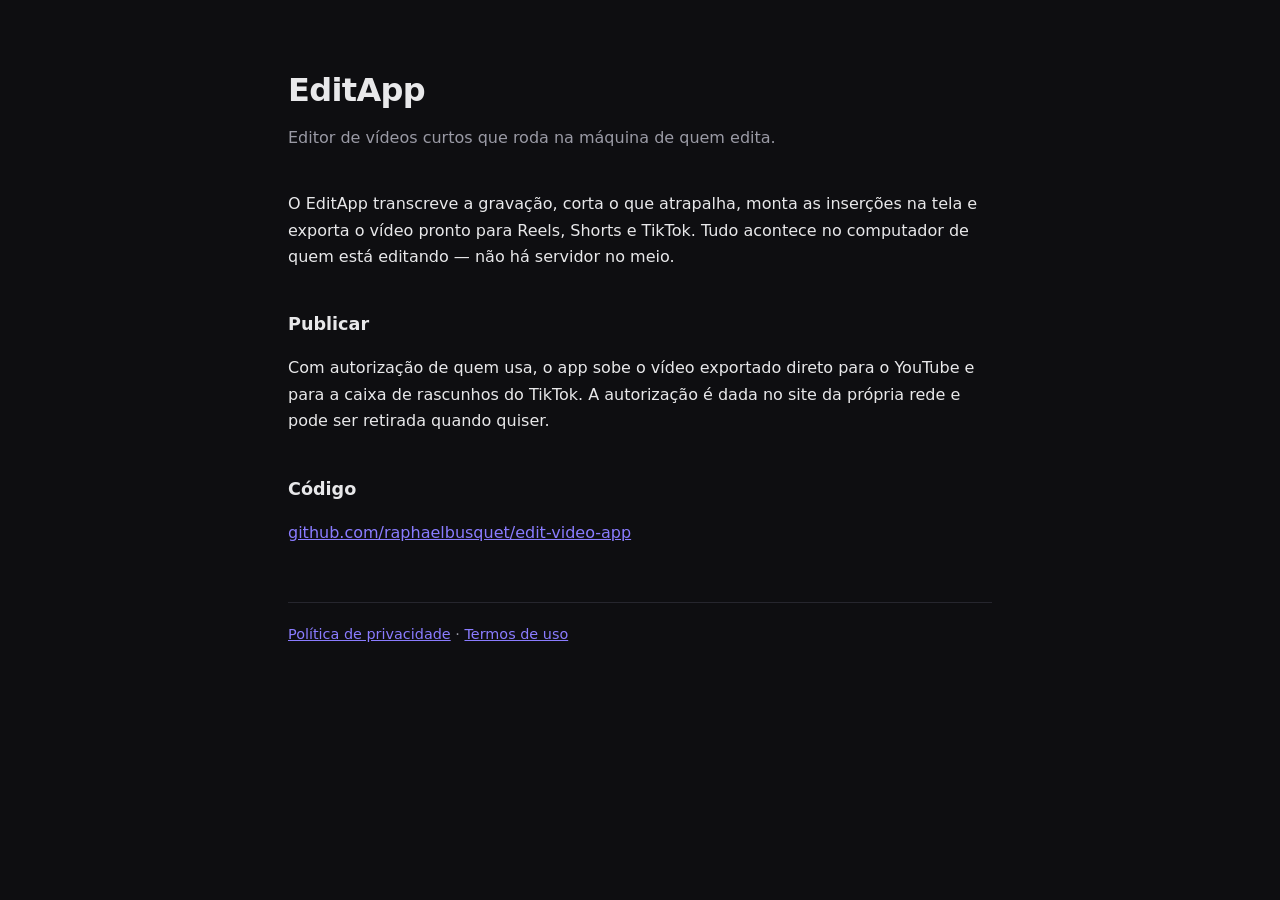
<file: index.html>
<!doctype html>
<html lang="pt-BR">
<head>
<meta charset="utf-8">
<meta name="viewport" content="width=device-width, initial-scale=1">
<link rel="icon" href='data:image/svg+xml,<svg xmlns="http://www.w3.org/2000/svg" viewBox="0 0 32 32"><rect width="32" height="32" rx="8" fill="%238a7cff"/><path d="M12.5 9.2a1 1 0 0 1 1.52-.86l8.3 5.1a1 1 0 0 1 0 1.72l-8.3 5.1A1 1 0 0 1 12.5 19.4z" fill="%23fff"/></svg>'>
<title>EditApp</title>
<style>
  :root { color-scheme: dark; --bg:#0e0e11; --texto:#e8e8ea; --fraco:#9a9aa5; --linha:#26262e; --destaque:#8a7cff; }
  body { margin:0; background:var(--bg); color:var(--texto); font:16px/1.65 system-ui, sans-serif; }
  main { max-width:44rem; margin:0 auto; padding:64px 16px; }
  h1 { font-size:2rem; letter-spacing:-.02em; margin:0 0 8px; }
  p.sub { color:var(--fraco); margin:0 0 40px; }
  h2 { font-size:1.1rem; margin:40px 0 8px; }
  a { color:var(--destaque); }
  footer { margin-top:56px; padding-top:20px; border-top:1px solid var(--linha); color:var(--fraco); font-size:.9rem; }
</style>
</head>
<body>
<main>
  <h1>EditApp</h1>
  <p class="sub">Editor de vídeos curtos que roda na máquina de quem edita.</p>

  <p>O EditApp transcreve a gravação, corta o que atrapalha, monta as inserções na tela e
  exporta o vídeo pronto para Reels, Shorts e TikTok. Tudo acontece no computador de quem
  está editando — não há servidor no meio.</p>

  <h2>Publicar</h2>
  <p>Com autorização de quem usa, o app sobe o vídeo exportado direto para o YouTube e para
  a caixa de rascunhos do TikTok. A autorização é dada no site da própria rede e pode ser
  retirada quando quiser.</p>

  <h2>Código</h2>
  <p><a href="https://github.com/raphaelbusquet/edit-video-app">github.com/raphaelbusquet/edit-video-app</a></p>

  <footer>
    <a href="./privacidade.html">Política de privacidade</a> · <a href="./termos.html">Termos de uso</a>
  </footer>
</main>
</body>
</html>
</file>
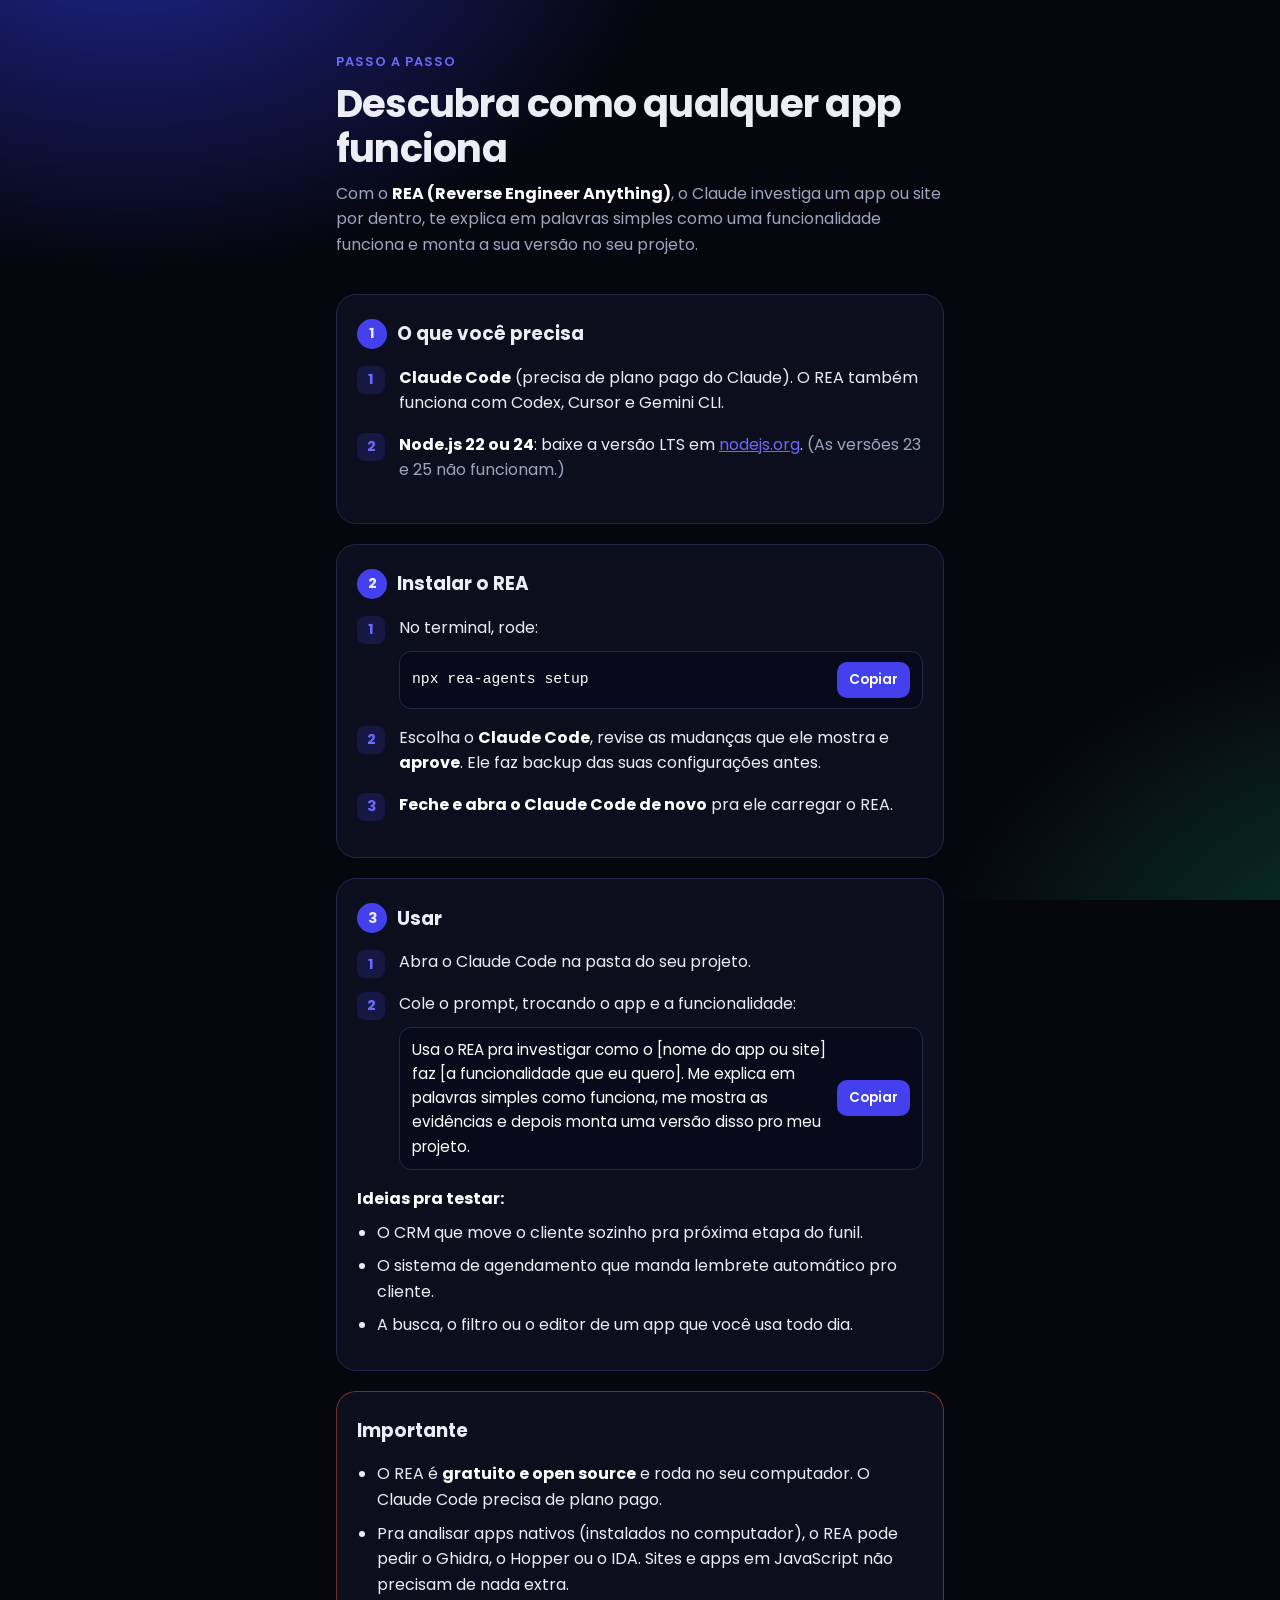
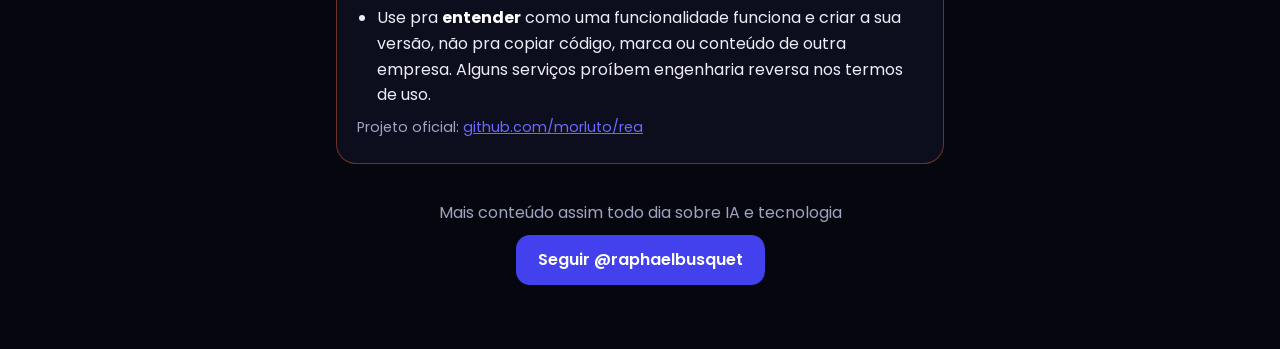
<file: aplicativo/index.html>
<!doctype html>
<html lang="pt-BR">
<head>
<meta charset="utf-8">
<meta name="viewport" content="width=device-width, initial-scale=1">
<title>Descubra como qualquer app funciona — passo a passo</title>
<meta name="description" content="Como usar o REA (Reverse Engineer Anything) com o Claude Code para entender uma funcionalidade de um app ou site e criar a sua versão.">
<link rel="icon" href='data:image/svg+xml,<svg xmlns="http://www.w3.org/2000/svg" viewBox="0 0 32 32"><rect width="32" height="32" rx="8" fill="%234340EE"/><circle cx="14" cy="14" r="6" stroke="%23fff" stroke-width="2.6" fill="none"/><path d="M18.5 18.5 24 24" stroke="%23fff" stroke-width="2.8" stroke-linecap="round"/></svg>'>
<link rel="preconnect" href="https://fonts.googleapis.com">
<link rel="preconnect" href="https://fonts.gstatic.com" crossorigin>
<link href="https://fonts.googleapis.com/css2?family=Poppins:wght@400;500;600;700&display=swap" rel="stylesheet">
<style>
  :root { color-scheme: dark; --bg:#06060E; --linha:#23264A; --texto:#ECEDF5; --fraco:#9DA5C0; --destaque:#4340EE; --acento:#6C69FF; --aviso:#E2622F; }
  * { box-sizing: border-box; }
  body { margin:0; background: radial-gradient(900px 600px at 10% -10%, #1E2590 0%, transparent 60%), radial-gradient(800px 600px at 110% 110%, #0A3B30 0%, transparent 60%), var(--bg); background-attachment: fixed; color:var(--texto); font:16px/1.6 "Poppins", system-ui, sans-serif; }
  main { max-width: 40rem; margin: 0 auto; padding: 48px 16px 64px; }
  .tag { display:inline-block; font-size:.8rem; font-weight:600; letter-spacing:.08em; text-transform:uppercase; color:var(--acento); margin-bottom:10px; }
  h1 { font-size: clamp(1.8rem, 6vw, 2.4rem); line-height:1.15; letter-spacing:-.02em; margin:0 0 10px; }
  p.sub { color:var(--fraco); margin:0 0 36px; }
  section { background: rgba(15,16,32,.85); border:1px solid var(--linha); border-radius:20px; padding: 24px 20px; margin-bottom: 20px; }
  h2 { font-size:1.15rem; margin:0 0 16px; display:flex; align-items:center; gap:10px; }
  h2 .n { display:inline-flex; width:30px; height:30px; border-radius:50%; background:var(--destaque); align-items:center; justify-content:center; font-size:.9rem; }
  ol { margin:0; padding:0; list-style:none; counter-reset:passo; }
  ol > li { counter-increment:passo; position:relative; padding-left:42px; margin-bottom:16px; }
  ol > li::before { content:counter(passo); position:absolute; left:0; top:1px; width:28px; height:28px; border-radius:8px; background:rgba(67,64,238,.18); color:var(--acento); font-weight:700; font-size:.9rem; display:flex; align-items:center; justify-content:center; }
  b { color:#fff; }
  a { color: var(--acento); }
  .campo { margin-top:10px; background:#08091A; border:1px solid var(--linha); border-radius:12px; padding:10px 12px; display:flex; gap:10px; align-items:center; justify-content:space-between; }
  .campo code { font-family: ui-monospace, Menlo, monospace; font-size:.92rem; color:#fff; word-break: break-word; }
  .prompt code { font-family: inherit; font-size:.95rem; word-break: normal; overflow-wrap: anywhere; }
  .dica { font-size:.9rem; color:var(--fraco); margin:8px 0 0; }
  button.copiar { flex-shrink:0; border:0; border-radius:10px; background:var(--destaque); color:#fff; font:600 .85rem "Poppins", sans-serif; padding:8px 12px; cursor:pointer; }
  button.copiar.ok { background:#1f9d6b; }
  .ex { margin: 0; padding-left: 20px; } .ex li { margin-bottom: 8px; }
  .aviso { border-color: rgba(226,98,47,.45); }
  .aviso ul { margin:0; padding-left:20px; } .aviso li { margin-bottom:8px; }
  .fim { text-align:center; margin-top:36px; color:var(--fraco); }
  .fim a { display:inline-block; margin-top:10px; background:var(--destaque); color:#fff; text-decoration:none; font-weight:600; padding:12px 22px; border-radius:14px; }
</style>
</head>
<body>
<main>
  <span class="tag">Passo a passo</span>
  <h1>Descubra como qualquer app funciona</h1>
  <p class="sub">Com o <b>REA (Reverse Engineer Anything)</b>, o Claude investiga um app ou site por dentro, te explica em palavras simples como uma funcionalidade funciona e monta a sua versão no seu projeto.</p>

  <section>
    <h2><span class="n">1</span>O que você precisa</h2>
    <ol>
      <li><b>Claude Code</b> (precisa de plano pago do Claude). O REA também funciona com Codex, Cursor e Gemini CLI.</li>
      <li><b>Node.js 22 ou 24</b>: baixe a versão LTS em <a href="https://nodejs.org" target="_blank" rel="noopener">nodejs.org</a>. <span style="color:var(--fraco)">(As versões 23 e 25 não funcionam.)</span></li>
    </ol>
  </section>

  <section>
    <h2><span class="n">2</span>Instalar o REA</h2>
    <ol>
      <li>No terminal, rode:
        <div class="campo"><code>npx rea-agents setup</code><button class="copiar" data-texto="npx rea-agents setup">Copiar</button></div>
      </li>
      <li>Escolha o <b>Claude Code</b>, revise as mudanças que ele mostra e <b>aprove</b>. Ele faz backup das suas configurações antes.</li>
      <li><b>Feche e abra o Claude Code de novo</b> pra ele carregar o REA.</li>
    </ol>
  </section>

  <section>
    <h2><span class="n">3</span>Usar</h2>
    <ol>
      <li>Abra o Claude Code na pasta do seu projeto.</li>
      <li>Cole o prompt, trocando o app e a funcionalidade:
        <div class="campo prompt"><code id="p1">Usa o REA pra investigar como o [nome do app ou site] faz [a funcionalidade que eu quero]. Me explica em palavras simples como funciona, me mostra as evidências e depois monta uma versão disso pro meu projeto.</code><button class="copiar" data-alvo="p1">Copiar</button></div>
      </li>
    </ol>
    <p style="margin:6px 0 8px"><b>Ideias pra testar:</b></p>
    <ul class="ex">
      <li>O CRM que move o cliente sozinho pra próxima etapa do funil.</li>
      <li>O sistema de agendamento que manda lembrete automático pro cliente.</li>
      <li>A busca, o filtro ou o editor de um app que você usa todo dia.</li>
    </ul>
  </section>

  <section class="aviso">
    <h2>Importante</h2>
    <ul>
      <li>O REA é <b>gratuito e open source</b> e roda no seu computador. O Claude Code precisa de plano pago.</li>
      <li>Pra analisar apps nativos (instalados no computador), o REA pode pedir o Ghidra, o Hopper ou o IDA. Sites e apps em JavaScript não precisam de nada extra.</li>
      <li>Use pra <b>entender</b> como uma funcionalidade funciona e criar a sua versão, não pra copiar código, marca ou conteúdo de outra empresa. Alguns serviços proíbem engenharia reversa nos termos de uso.</li>
    </ul>
    <p class="dica">Projeto oficial: <a href="https://github.com/morluto/rea" target="_blank" rel="noopener">github.com/morluto/rea</a></p>
  </section>

  <div class="fim">
    Mais conteúdo assim todo dia sobre IA e tecnologia<br>
    <a href="https://www.instagram.com/raphaelbusquet/" target="_blank" rel="noopener">Seguir @raphaelbusquet</a>
  </div>
</main>
<script>
  document.querySelectorAll("button.copiar").forEach((b) => {
    b.addEventListener("click", async () => {
      const texto = b.dataset.texto ?? document.getElementById(b.dataset.alvo).textContent;
      try { await navigator.clipboard.writeText(texto); } catch (e) {
        const t = document.createElement("textarea"); t.value = texto; document.body.appendChild(t); t.select(); document.execCommand("copy"); t.remove();
      }
      b.textContent = "Copiado!"; b.classList.add("ok");
      setTimeout(() => { b.textContent = "Copiar"; b.classList.remove("ok"); }, 1600);
    });
  });
</script>
</body>
</html>
</file>
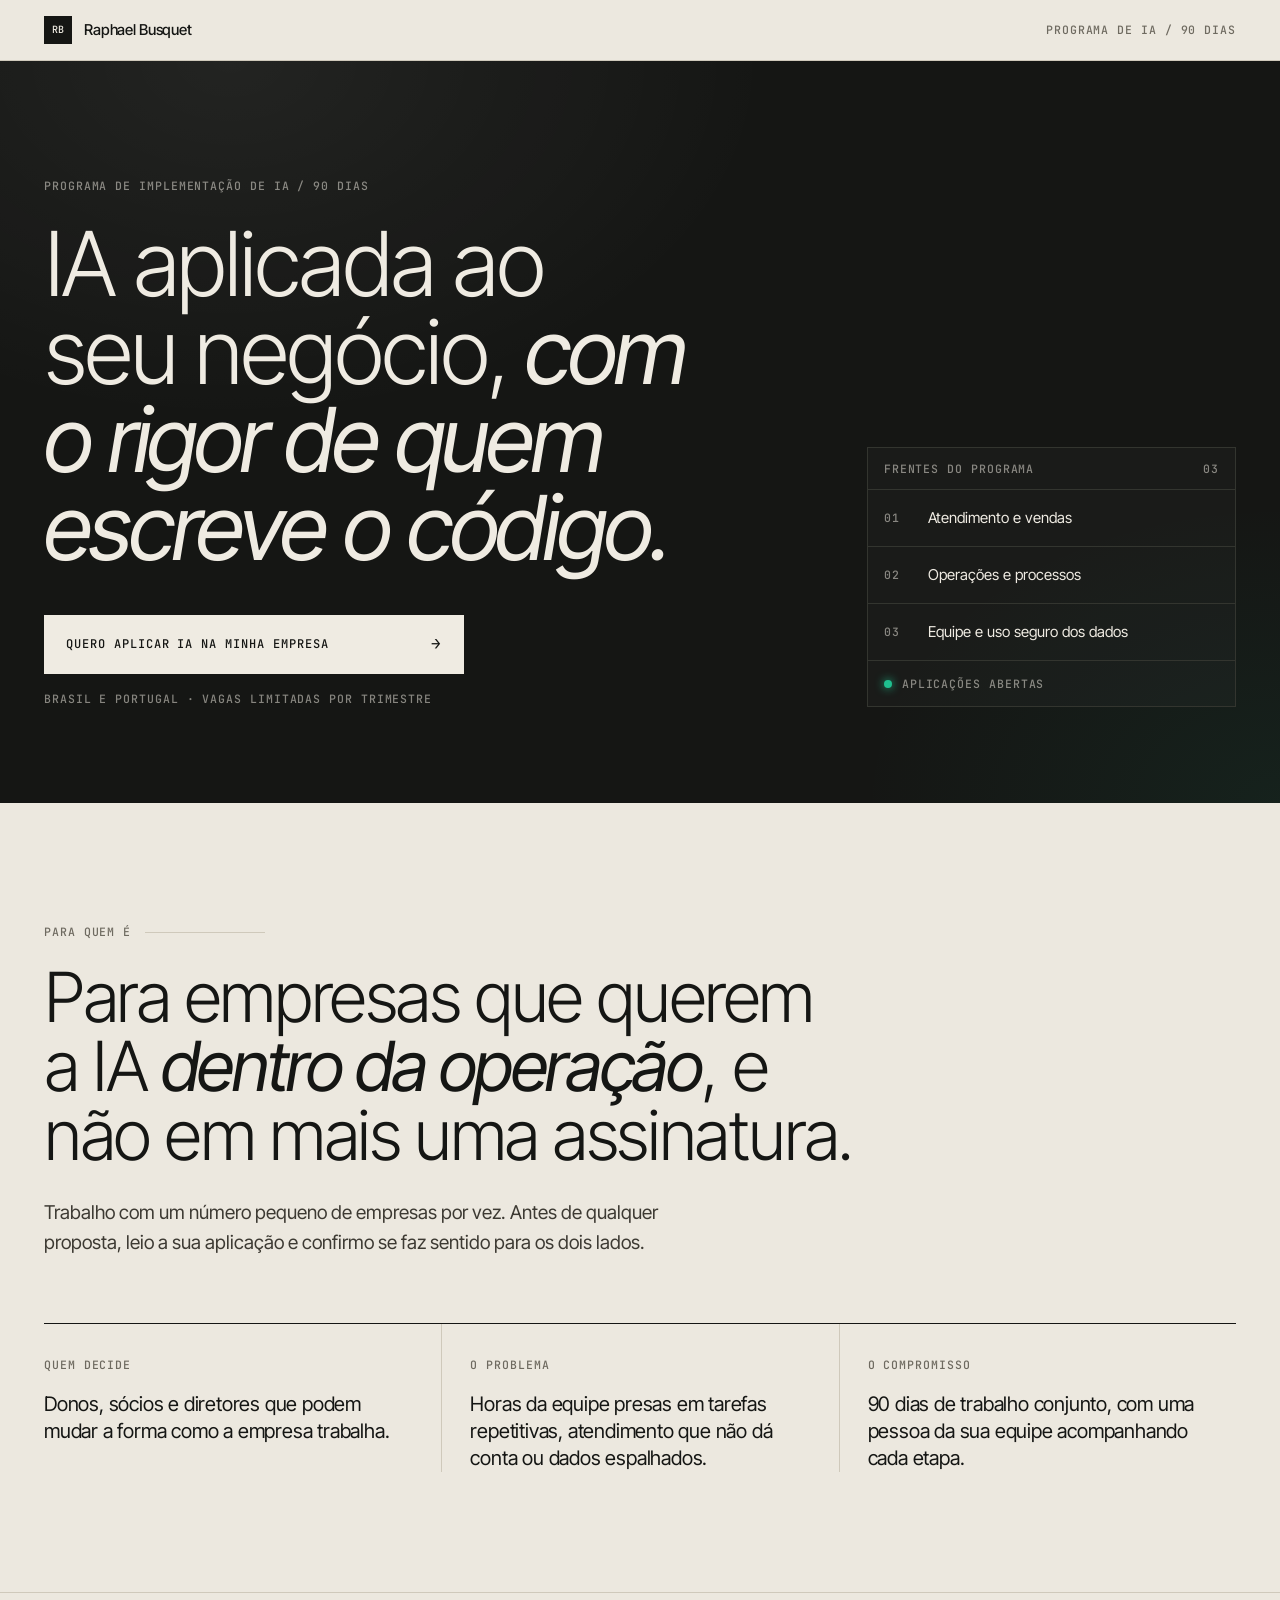
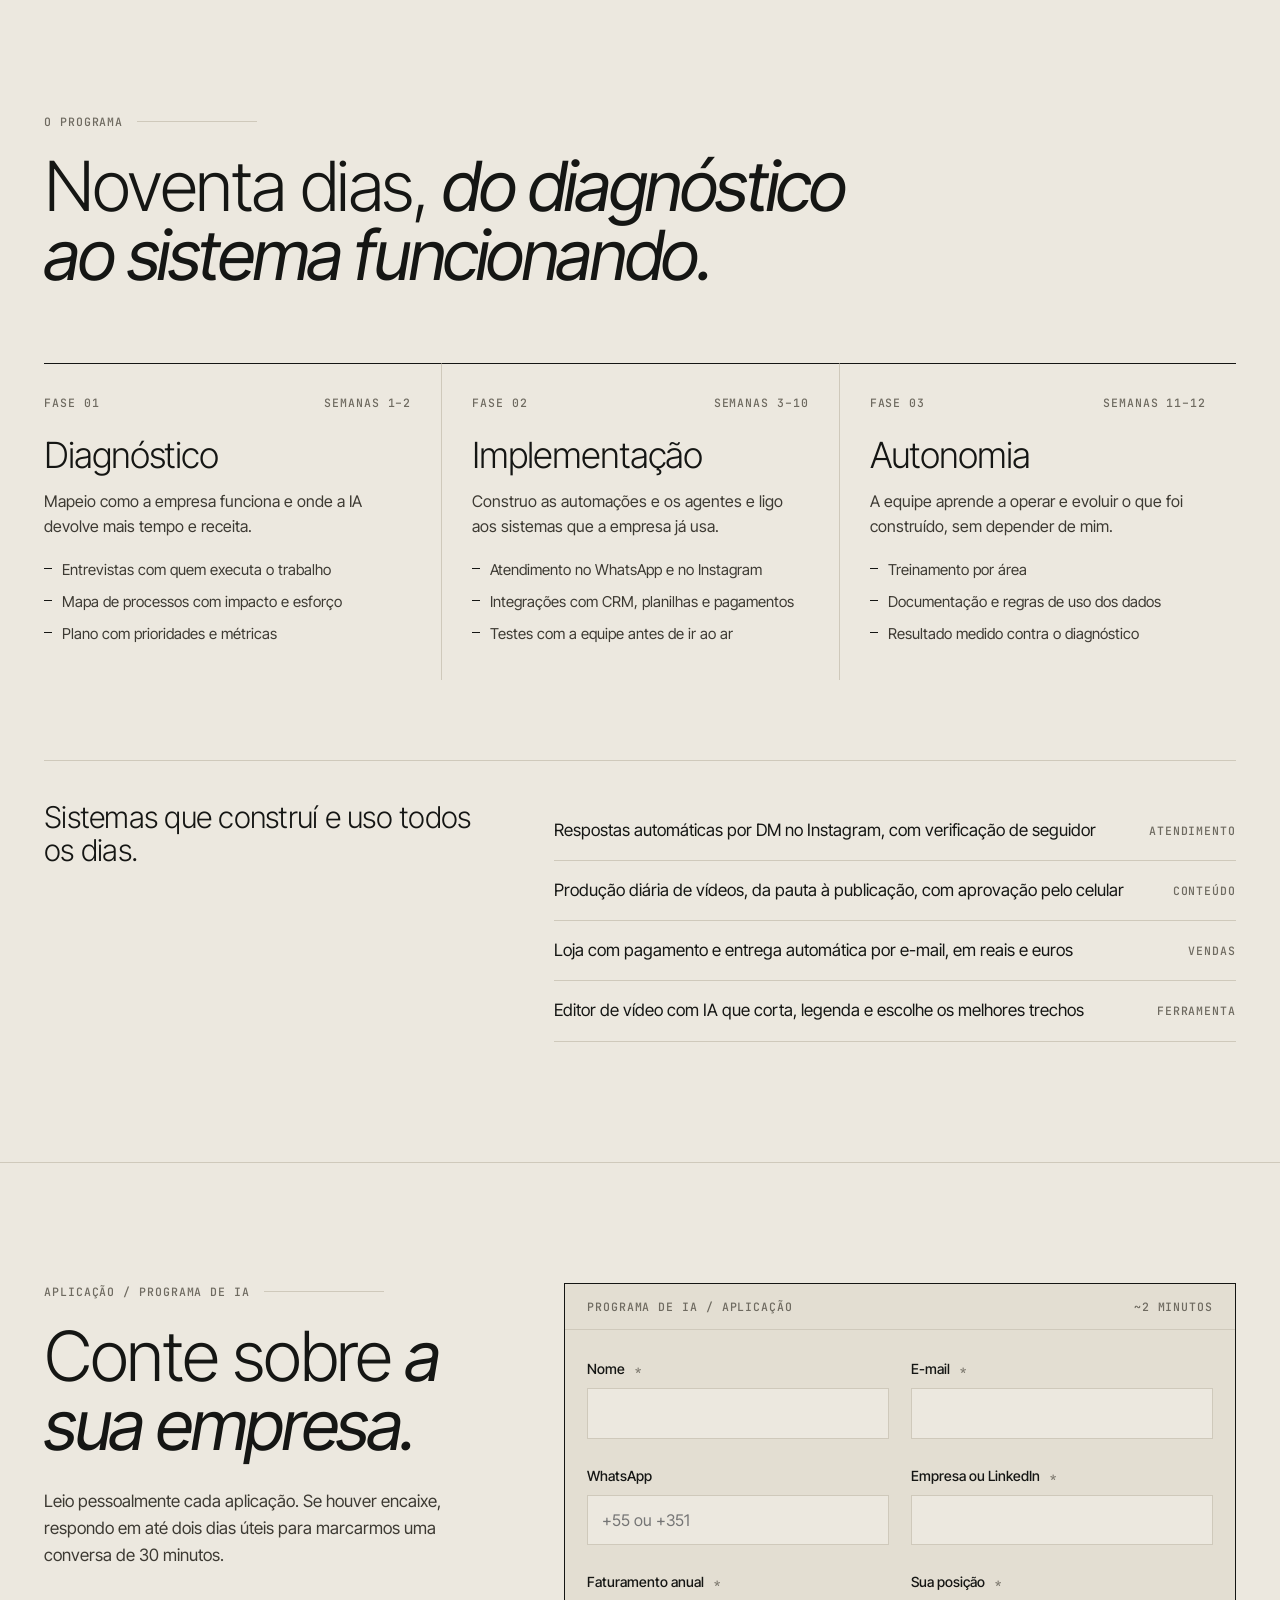
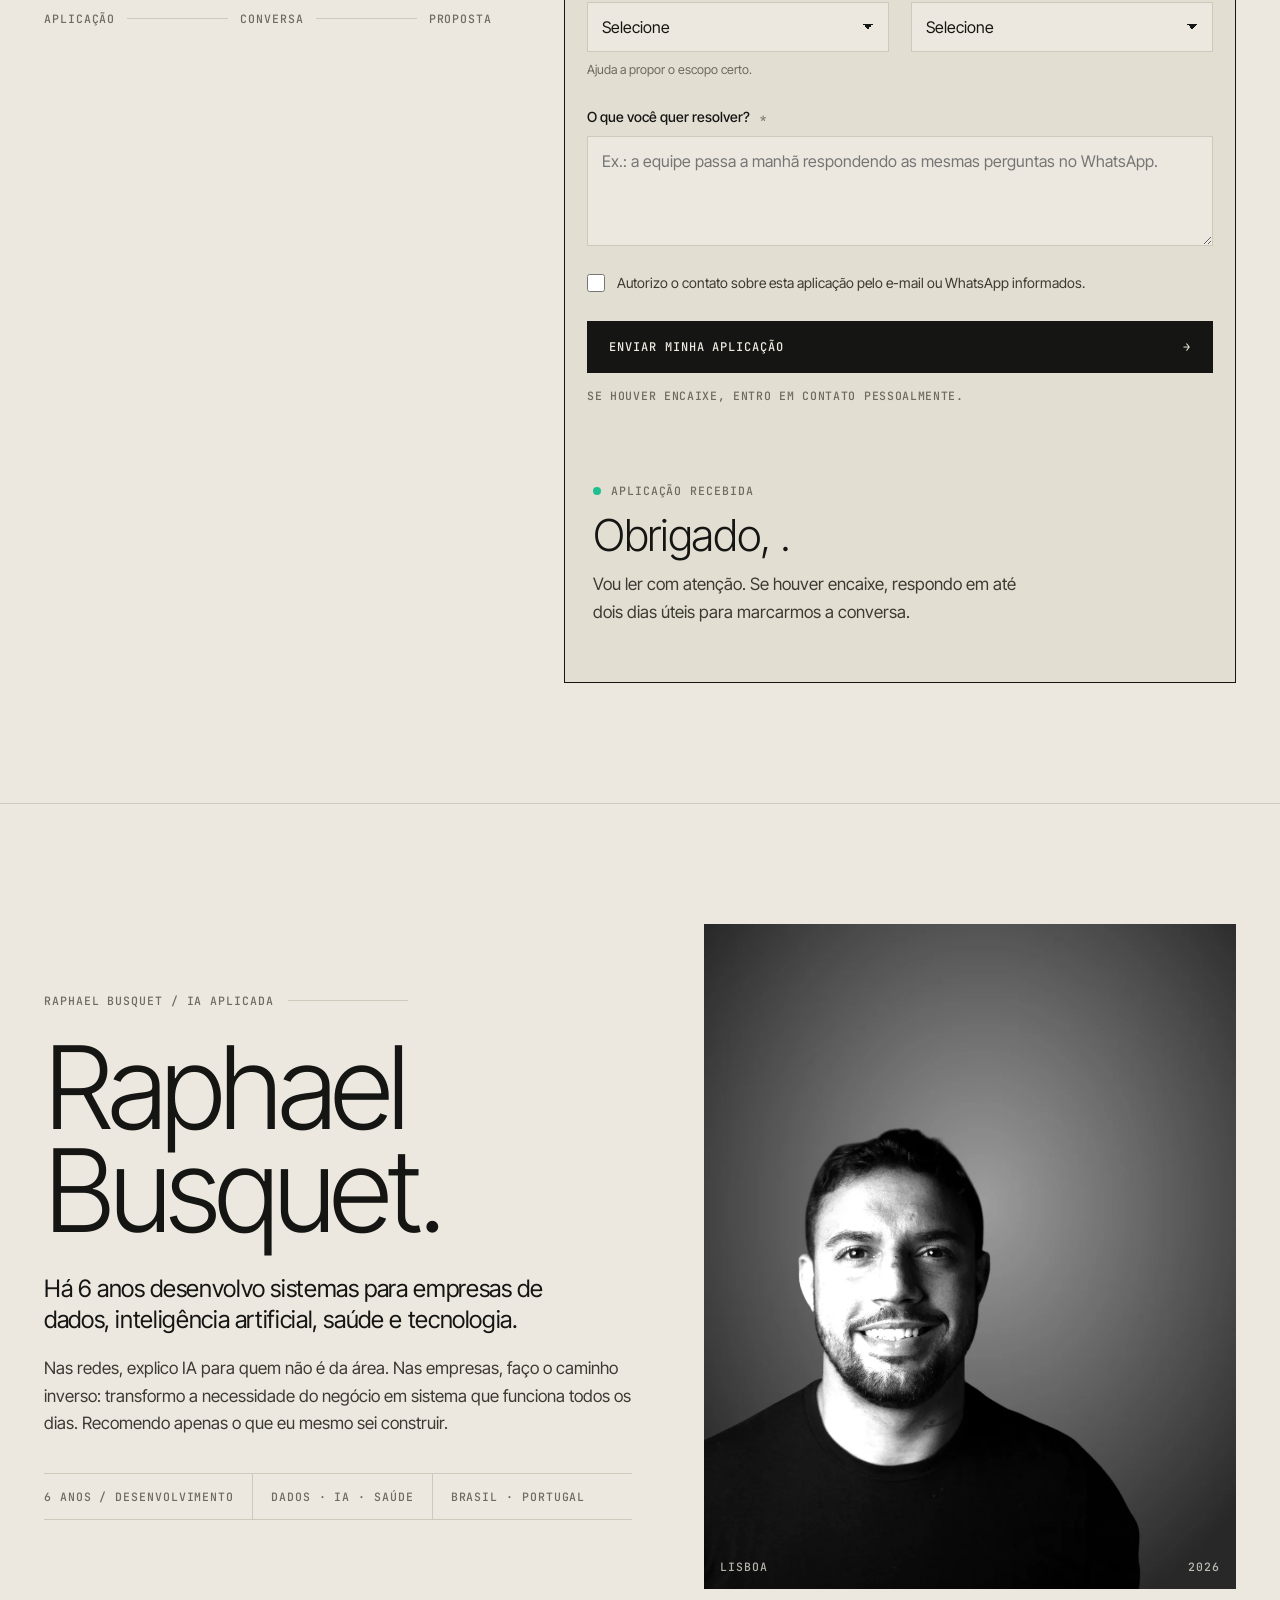
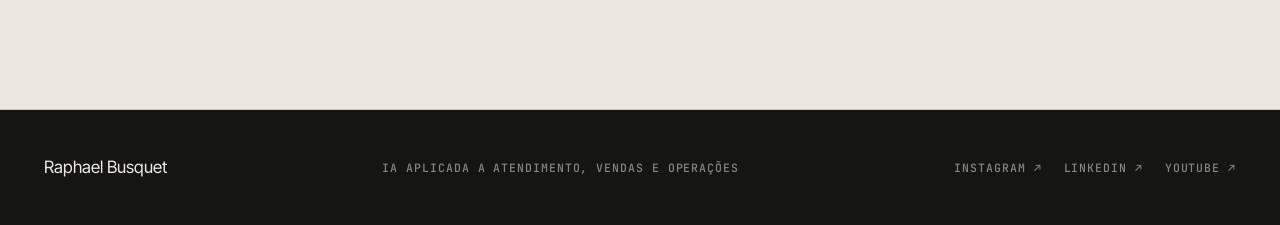
<file: consultoria/index.html>
<!doctype html>
<html lang="pt-BR">
<head>
<meta charset="utf-8">
<meta name="viewport" content="width=device-width, initial-scale=1, viewport-fit=cover">
<title>Raphael Busquet — IA aplicada a empresas</title>
<meta name="description" content="Programa de implementação de IA em 90 dias para empresas no Brasil e em Portugal: atendimento e vendas, operações e equipe. Com Raphael Busquet.">
<!-- Prévia: fica fora do Google até ir para o domínio próprio. -->
<meta name="robots" content="noindex">
<meta property="og:title" content="Raphael Busquet — IA aplicada a empresas">
<meta property="og:description" content="Programa de implementação de IA em 90 dias. Aplicações abertas.">
<meta property="og:image" content="retrato.webp">
<link rel="icon" href="favicon.svg" type="image/svg+xml">
<link rel="icon" href="favicon-32.png" sizes="32x32" type="image/png">
<link rel="apple-touch-icon" href="apple-touch-icon.png">
<link rel="preconnect" href="https://fonts.googleapis.com">
<link rel="preconnect" href="https://fonts.gstatic.com" crossorigin>
<link href="https://fonts.googleapis.com/css2?family=Inter+Tight:ital,wght@0,300;0,400;0,500;1,300;1,400&family=JetBrains+Mono:wght@400;500&display=swap" rel="stylesheet">
<style>
  /* Sóbrio: papel claro quente, faixas em tinta escura, títulos grandes e finos com itálico, rótulos em mono.
     Um único acento: o verde da identidade, só em pontos pequenos (status, marcador, foco). */
  :root {
    --papel:#ECE8DF; --papel-2:#E3DED2; --tinta:#151614; --tinta-2:#1E1F1C; --linha:#CFC9BB; --linha-escura:#33352F;
    --texto:#151614; --fraco:#6E6A60; --claro:#EFEBE2; --claro-fraco:rgba(239,235,226,.52); --verde:#1FBF8F; --erro:#B3261E;
    --sans:"Inter Tight", "Helvetica Neue", Arial, sans-serif; --mono:"JetBrains Mono", ui-monospace, Menlo, monospace;
    color-scheme:light;
  }
  * { box-sizing:border-box; margin:0; padding:0; }
  html { scroll-behavior:smooth; }
  body { background:var(--papel); color:var(--texto); font:400 17px/1.6 var(--sans); -webkit-font-smoothing:antialiased; overflow-x:hidden; }
  img { max-width:100%; height:auto; display:block; }
  a { color:inherit; }
  :focus-visible { outline:2px solid var(--verde); outline-offset:3px; }
  .wrap { max-width:1240px; margin:0 auto; padding-left:max(24px, env(safe-area-inset-left, 0px)); padding-right:max(24px, env(safe-area-inset-right, 0px)); }
  .mono { font:500 11.5px/1.5 var(--mono); letter-spacing:.08em; text-transform:uppercase; }
  h1, h2 { font-weight:300; letter-spacing:-.035em; text-wrap:balance; }
  h1 em, h2 em { font-style:italic; font-weight:400; }

  /* Topo */
  body::before { content:""; position:fixed; inset:0 0 auto; height:env(safe-area-inset-top, 0px); z-index:30; background:var(--papel); }
  header { position:sticky; top:env(safe-area-inset-top, 0px); z-index:20; background:var(--papel); border-bottom:1px solid var(--linha); }
  header .wrap { display:flex; align-items:center; justify-content:space-between; height:60px; gap:16px; }
  .marca { display:flex; align-items:center; gap:12px; text-decoration:none; font-weight:500; font-size:15px; letter-spacing:-.01em; }
  .marca i { width:28px; height:28px; background:var(--tinta); color:var(--claro); display:grid; place-items:center; font:500 10px/1 var(--mono); font-style:normal; }
  header .mono { color:var(--fraco); }

  /* Abertura em tinta escura */
  .abertura { background:var(--tinta); color:var(--claro); position:relative; overflow:hidden; }
  .abertura::before { content:""; position:absolute; inset:0; pointer-events:none;
    background:radial-gradient(900px 600px at 18% 0%, rgba(255,255,255,.06), transparent 60%), radial-gradient(700px 500px at 100% 100%, rgba(31,191,143,.07), transparent 60%); }
  .abertura .wrap { position:relative; display:grid; grid-template-columns:1.35fr .65fr; gap:56px; align-items:end; padding-block:110px 96px; }
  .abertura .mono { color:var(--claro-fraco); }
  h1 { font-size:clamp(46px, 7vw, 108px); line-height:.98; margin:22px 0 44px; }
  .chamada { display:inline-flex; align-items:center; gap:28px; justify-content:space-between; min-width:min(420px, 100%); background:var(--claro); color:var(--tinta);
    text-decoration:none; padding:19px 22px; font:500 12px/1.3 var(--mono); letter-spacing:.08em; text-transform:uppercase; transition:background .2s; border:0; cursor:pointer; }
  .chamada:hover { background:#fff; }
  .chamada span:last-child { font-size:16px; }
  .abertura .nota { margin-top:16px; color:var(--claro-fraco); }

  .painel { border:1px solid var(--linha-escura); background:rgba(255,255,255,.02); }
  .painel .cab { display:flex; justify-content:space-between; padding:12px 16px; border-bottom:1px solid var(--linha-escura); color:var(--claro-fraco); }
  .painel ol { list-style:none; }
  .painel li { display:grid; grid-template-columns:44px 1fr; padding:16px; border-bottom:1px solid var(--linha-escura); font-size:15px; }
  .painel li .mono { color:var(--claro-fraco); padding-top:3px; }
  .painel .rodape { display:flex; align-items:center; gap:10px; padding:14px 16px; color:var(--claro-fraco); }
  .painel .rodape i { width:8px; height:8px; border-radius:50%; background:var(--verde); box-shadow:0 0 10px var(--verde); }

  /* Seções em papel */
  section { padding-block:120px; border-bottom:1px solid var(--linha); }
  .rotulo { color:var(--fraco); display:flex; gap:14px; align-items:center; }
  .rotulo::after { content:""; flex:1; height:1px; background:var(--linha); max-width:120px; }
  h2 { font-size:clamp(40px, 5.4vw, 80px); line-height:1; margin:22px 0 28px; max-width:900px; }
  .texto { font-size:19px; color:#3D3A33; max-width:640px; }

  /* Para quem é */
  .criterios { margin-top:64px; display:grid; grid-template-columns:repeat(3, 1fr); border-top:1px solid var(--texto); }
  .criterios div { padding:26px 28px 0 0; min-width:0; }
  .criterios div + div { padding-left:28px; border-left:1px solid var(--linha); }
  .criterios .mono { color:var(--fraco); }
  .criterios p { margin-top:14px; font-size:20px; line-height:1.35; letter-spacing:-.01em; }

  /* O programa: uma linha do tempo de 90 dias */
  .fases { margin-top:72px; display:grid; grid-template-columns:repeat(3, 1fr); gap:0; }
  .fase { padding:30px 30px 34px 0; border-top:1px solid var(--texto); min-width:0; }
  .fase + .fase { padding-left:30px; border-left:1px solid var(--linha); }
  .fase .mono { display:flex; justify-content:space-between; color:var(--fraco); }
  .fase h3 { font-weight:300; font-size:36px; letter-spacing:-.03em; line-height:1.05; margin:26px 0 14px; }
  .fase p { color:#3D3A33; font-size:16px; }
  .fase ul { list-style:none; margin-top:18px; display:grid; gap:8px; font-size:15px; color:#3D3A33; }
  .fase li { padding-left:18px; position:relative; }
  .fase li::before { content:""; position:absolute; left:0; top:.7em; width:8px; height:1px; background:var(--texto); }

  .construido { margin-top:80px; display:grid; grid-template-columns:.8fr 1.2fr; gap:56px; padding-top:40px; border-top:1px solid var(--linha); }
  .construido h3 { font-weight:300; font-size:30px; letter-spacing:-.025em; line-height:1.1; }
  .construido ul { list-style:none; display:grid; gap:0; }
  .construido li { display:grid; grid-template-columns:1fr auto; gap:20px; padding:16px 0; border-bottom:1px solid var(--linha); font-size:17px; }
  .construido li .mono { color:var(--fraco); align-self:center; }

  /* Aplicação */
  .aplicacao .wrap { display:grid; grid-template-columns:.8fr 1.2fr; gap:72px; align-items:start; }
  .aplicacao .texto { font-size:17px; }
  .etapas { margin-top:40px; display:flex; gap:12px; align-items:center; color:var(--fraco); }
  .etapas span:not(.mono) { flex:1; height:1px; background:var(--linha); }
  form { border:1px solid var(--texto); background:var(--papel-2); }
  form .cab { display:flex; justify-content:space-between; padding:14px 22px; border-bottom:1px solid var(--linha); color:var(--fraco); gap:12px; }
  .campos { display:grid; grid-template-columns:1fr 1fr; gap:26px 22px; padding:28px 22px 8px; }
  .campo { display:grid; gap:8px; min-width:0; align-content:start; }
  .campo.cheio { grid-column:1 / -1; }
  label { font-size:14px; font-weight:500; display:flex; gap:10px; align-items:baseline; }
  label .mono { color:var(--fraco); font-size:10.5px; }
  input, select, textarea { width:100%; font:400 16px/1.4 var(--sans); color:var(--texto); background:var(--papel); border:1px solid var(--linha); border-radius:0; padding:13px 14px; -webkit-appearance:none; appearance:none; }
  select { background-image:linear-gradient(45deg, transparent 50%, var(--texto) 50%), linear-gradient(135deg, var(--texto) 50%, transparent 50%); background-position:calc(100% - 20px) 50%, calc(100% - 15px) 50%; background-size:5px 5px; background-repeat:no-repeat; padding-right:40px; }
  textarea { min-height:110px; resize:vertical; }
  input:focus, select:focus, textarea:focus { outline:0; border-color:var(--texto); }
  .dica { font-size:12.5px; color:var(--fraco); }
  .consent { grid-column:1 / -1; display:flex; gap:12px; align-items:flex-start; font-size:14px; font-weight:400; color:#3D3A33; }
  .consent input { width:18px; height:18px; padding:0; margin-top:2px; flex:none; -webkit-appearance:checkbox; appearance:auto; accent-color:var(--tinta); }
  .escondido { position:absolute; left:-9999px; width:1px; height:1px; overflow:hidden; }
  .enviar { display:flex; justify-content:space-between; align-items:center; width:calc(100% - 44px); margin:18px 22px 0; background:var(--tinta); color:var(--claro); border:0; cursor:pointer;
    padding:20px 22px; font:500 12px/1 var(--mono); letter-spacing:.08em; text-transform:uppercase; transition:background .2s; }
  .enviar:hover { background:#000; } .enviar:disabled { opacity:.6; cursor:wait; }
  .aviso { padding:14px 22px 22px; font:500 11.5px/1.5 var(--mono); letter-spacing:.06em; text-transform:uppercase; color:var(--fraco); min-height:52px; }
  .aviso.erro { color:var(--erro); }
  .recebida { padding:56px 28px; display:grid; gap:14px; }
  .recebida h3 { font-weight:300; font-size:44px; letter-spacing:-.03em; line-height:1; }
  .recebida p { color:#3D3A33; max-width:440px; }
  .recebida .mono { color:var(--fraco); display:flex; align-items:center; gap:10px; }
  .recebida .mono i { width:8px; height:8px; border-radius:50%; background:var(--verde); }

  /* Sobre */
  .sobre .wrap { display:grid; grid-template-columns:1.05fr .95fr; gap:72px; align-items:center; }
  .nome { font-weight:300; font-size:clamp(64px, 9vw, 136px); line-height:.9; letter-spacing:-.055em; margin:26px 0 30px; }
  .sobre .resumo { font-size:24px; line-height:1.3; letter-spacing:-.015em; max-width:560px; }
  .sobre .texto { margin-top:20px; font-size:17px; }
  .credenciais { margin-top:36px; display:flex; flex-wrap:wrap; border-top:1px solid var(--linha); border-bottom:1px solid var(--linha); }
  .credenciais span { padding:14px 18px 14px 0; color:var(--fraco); }
  .credenciais span + span { padding-left:18px; border-left:1px solid var(--linha); }
  figure.foto { position:relative; }
  figure.foto img { width:100%; aspect-ratio:4 / 5; object-fit:cover; }
  figure.foto figcaption { position:absolute; left:16px; right:16px; bottom:14px; display:flex; justify-content:space-between; color:rgba(239,235,226,.75); }

  footer { background:var(--tinta); color:var(--claro); padding-block:44px; }
  footer .wrap { display:flex; justify-content:space-between; align-items:center; gap:24px; flex-wrap:wrap; }
  footer .mono { color:var(--claro-fraco); }
  footer nav { display:flex; gap:22px; flex-wrap:wrap; }
  footer nav a { text-decoration:none; } footer nav a:hover { color:var(--claro); }

  @media (max-width:980px) {
    .abertura .wrap, .aplicacao .wrap, .sobre .wrap, .construido { grid-template-columns:1fr; gap:48px; }
    .abertura .wrap { padding-block:72px 64px; }
    .criterios, .fases { grid-template-columns:1fr; }
    .criterios div + div, .fase + .fase { padding-left:0; border-left:0; }
    .criterios div { padding-bottom:22px; border-bottom:1px solid var(--linha); }
    .fase { padding-right:0; }
    .sobre figure.foto { max-width:480px; }
    header .mono { display:none; }
  }
  @media (max-width:560px) {
    section { padding-block:84px; }
    .campos { grid-template-columns:1fr; }
    .chamada { min-width:0; width:100%; }
    .sobre .resumo { font-size:20px; }
  }
  @media (prefers-reduced-motion:reduce) { * { transition:none !important; } html { scroll-behavior:auto; } }
</style>
</head>
<body>
<header>
  <div class="wrap">
    <a class="marca" href="#"><i>RB</i>Raphael Busquet</a>
    <span class="mono">Programa de IA / 90 dias</span>
  </div>
</header>

<main>
  <div class="abertura">
    <div class="wrap">
      <div>
        <span class="mono">Programa de implementação de IA / 90 dias</span>
        <h1>IA aplicada ao seu negócio, <em>com o rigor de quem escreve o código.</em></h1>
        <a class="chamada" href="#aplicacao"><span>Quero aplicar IA na minha empresa</span><span>→</span></a>
        <p class="mono nota">Brasil e Portugal · vagas limitadas por trimestre</p>
      </div>
      <aside class="painel" aria-label="Frentes do programa">
        <div class="cab mono"><span>Frentes do programa</span><span>03</span></div>
        <ol>
          <li><span class="mono">01</span>Atendimento e vendas</li>
          <li><span class="mono">02</span>Operações e processos</li>
          <li><span class="mono">03</span>Equipe e uso seguro dos dados</li>
        </ol>
        <div class="rodape mono"><i></i>Aplicações abertas</div>
      </aside>
    </div>
  </div>

  <section id="para-quem">
    <div class="wrap">
      <span class="rotulo mono">Para quem é</span>
      <h2>Para empresas que querem a IA <em>dentro da operação</em>, e não em mais uma assinatura.</h2>
      <p class="texto">Trabalho com um número pequeno de empresas por vez. Antes de qualquer proposta, leio a sua aplicação e confirmo se faz sentido para os dois lados.</p>
      <div class="criterios">
        <div><span class="mono">Quem decide</span><p>Donos, sócios e diretores que podem mudar a forma como a empresa trabalha.</p></div>
        <div><span class="mono">O problema</span><p>Horas da equipe presas em tarefas repetitivas, atendimento que não dá conta ou dados espalhados.</p></div>
        <div><span class="mono">O compromisso</span><p>90 dias de trabalho conjunto, com uma pessoa da sua equipe acompanhando cada etapa.</p></div>
      </div>
    </div>
  </section>

  <section id="programa">
    <div class="wrap">
      <span class="rotulo mono">O programa</span>
      <h2>Noventa dias, <em>do diagnóstico ao sistema funcionando.</em></h2>
      <div class="fases">
        <article class="fase">
          <span class="mono"><span>Fase 01</span><span>Semanas 1–2</span></span>
          <h3>Diagnóstico</h3>
          <p>Mapeio como a empresa funciona e onde a IA devolve mais tempo e receita.</p>
          <ul><li>Entrevistas com quem executa o trabalho</li><li>Mapa de processos com impacto e esforço</li><li>Plano com prioridades e métricas</li></ul>
        </article>
        <article class="fase">
          <span class="mono"><span>Fase 02</span><span>Semanas 3–10</span></span>
          <h3>Implementação</h3>
          <p>Construo as automações e os agentes e ligo aos sistemas que a empresa já usa.</p>
          <ul><li>Atendimento no WhatsApp e no Instagram</li><li>Integrações com CRM, planilhas e pagamentos</li><li>Testes com a equipe antes de ir ao ar</li></ul>
        </article>
        <article class="fase">
          <span class="mono"><span>Fase 03</span><span>Semanas 11–12</span></span>
          <h3>Autonomia</h3>
          <p>A equipe aprende a operar e evoluir o que foi construído, sem depender de mim.</p>
          <ul><li>Treinamento por área</li><li>Documentação e regras de uso dos dados</li><li>Resultado medido contra o diagnóstico</li></ul>
        </article>
      </div>

      <div class="construido">
        <h3>Sistemas que construí e uso todos os dias.</h3>
        <ul>
          <li>Respostas automáticas por DM no Instagram, com verificação de seguidor<span class="mono">Atendimento</span></li>
          <li>Produção diária de vídeos, da pauta à publicação, com aprovação pelo celular<span class="mono">Conteúdo</span></li>
          <li>Loja com pagamento e entrega automática por e-mail, em reais e euros<span class="mono">Vendas</span></li>
          <li>Editor de vídeo com IA que corta, legenda e escolhe os melhores trechos<span class="mono">Ferramenta</span></li>
        </ul>
      </div>
    </div>
  </section>

  <section id="aplicacao" class="aplicacao">
    <div class="wrap">
      <div>
        <span class="rotulo mono">Aplicação / Programa de IA</span>
        <h2>Conte sobre <em>a sua empresa.</em></h2>
        <p class="texto">Leio pessoalmente cada aplicação. Se houver encaixe, respondo em até dois dias úteis para marcarmos uma conversa de 30 minutos.</p>
        <div class="etapas"><span class="mono">Aplicação</span><span></span><span class="mono">Conversa</span><span></span><span class="mono">Proposta</span></div>
      </div>

      <form id="pedido" novalidate>
        <div class="cab mono"><span>Programa de IA / aplicação</span><span>~2 minutos</span></div>
        <div id="campos">
          <div class="campos">
            <div class="campo"><label for="nome">Nome <span class="mono">*</span></label><input id="nome" name="nome" autocomplete="name" required></div>
            <div class="campo"><label for="email">E-mail <span class="mono">*</span></label><input id="email" name="email" type="email" autocomplete="email" required></div>
            <div class="campo"><label for="whatsapp">WhatsApp</label><input id="whatsapp" name="whatsapp" type="tel" autocomplete="tel" inputmode="tel" placeholder="+55 ou +351"></div>
            <div class="campo"><label for="empresa">Empresa ou LinkedIn <span class="mono">*</span></label><input id="empresa" name="empresa" autocomplete="organization" required></div>
            <div class="campo"><label for="faturamento">Faturamento anual <span class="mono">*</span></label>
              <select id="faturamento" name="faturamento" required>
                <option value="">Selecione</option>
                <option>Até R$ 1 mi / € 200 mil</option>
                <option>R$ 1–5 mi / € 200 mil–1 mi</option>
                <option>R$ 5–20 mi / € 1–4 mi</option>
                <option>Acima de R$ 20 mi / € 4 mi</option>
              </select>
              <span class="dica">Ajuda a propor o escopo certo.</span></div>
            <div class="campo"><label for="cargo">Sua posição <span class="mono">*</span></label>
              <select id="cargo" name="cargo" required>
                <option value="">Selecione</option><option>Fundador(a) ou sócio(a)</option><option>CEO ou diretor(a)</option><option>Gestor(a) de área</option><option>Outro</option>
              </select></div>
            <div class="campo cheio"><label for="mensagem">O que você quer resolver? <span class="mono">*</span></label>
              <textarea id="mensagem" name="mensagem" required placeholder="Ex.: a equipe passa a manhã respondendo as mesmas perguntas no WhatsApp."></textarea></div>
            <label class="consent" for="consent"><input type="checkbox" id="consent" name="consent" required> Autorizo o contato sobre esta aplicação pelo e-mail ou WhatsApp informados.</label>
            <div class="escondido" aria-hidden="true"><label for="site">Site</label><input id="site" name="site" tabindex="-1" autocomplete="off"></div>
          </div>
          <button class="enviar" type="submit"><span>Enviar minha aplicação</span><span>→</span></button>
          <p class="aviso" id="aviso" role="status">Se houver encaixe, entro em contato pessoalmente.</p>
        </div>
        <div class="recebida" id="recebida" hidden>
          <span class="mono"><i></i>Aplicação recebida</span>
          <h3>Obrigado, <span id="primeiro-nome"></span>.</h3>
          <p>Vou ler com atenção. Se houver encaixe, respondo em até dois dias úteis para marcarmos a conversa.</p>
        </div>
      </form>
    </div>
  </section>

  <section id="sobre" class="sobre">
    <div class="wrap">
      <div>
        <span class="rotulo mono">Raphael Busquet / IA aplicada</span>
        <p class="nome">Raphael<br>Busquet.</p>
        <p class="resumo">Há 6 anos desenvolvo sistemas para empresas de dados, inteligência artificial, saúde e tecnologia.</p>
        <p class="texto">Nas redes, explico IA para quem não é da área. Nas empresas, faço o caminho inverso: transformo a necessidade do negócio em sistema que funciona todos os dias. Recomendo apenas o que eu mesmo sei construir.</p>
        <div class="credenciais mono"><span>6 anos / desenvolvimento</span><span>Dados · IA · Saúde</span><span>Brasil · Portugal</span></div>
      </div>
      <figure class="foto">
        <img src="retrato.webp" alt="Retrato em preto e branco de Raphael Busquet, sorrindo, de camiseta escura" width="1000" height="1250" loading="lazy">
        <figcaption class="mono"><span>Lisboa</span><span>2026</span></figcaption>
      </figure>
    </div>
  </section>
</main>

<footer>
  <div class="wrap">
    <span>Raphael Busquet</span>
    <span class="mono">IA aplicada a atendimento, vendas e operações</span>
    <nav class="mono" aria-label="Redes">
      <a href="https://www.instagram.com/raphaelbusquet/" target="_blank" rel="noopener">Instagram ↗</a>
      <a href="https://www.linkedin.com/in/raphaelbusquet/" target="_blank" rel="noopener">LinkedIn ↗</a>
      <a href="https://www.youtube.com/@raphaelbusquet" target="_blank" rel="noopener">YouTube ↗</a>
    </nav>
  </div>
</footer>

<script>
  // Aplicação: vai para o Worker, que avisa o Raphael no Telegram.
  (() => {
    const ENDPOINT = "https://coincubo-newsletter.raphaelbusquet.workers.dev/pedido";
    const form = document.getElementById("pedido"), aviso = document.getElementById("aviso"), botao = form.querySelector(".enviar");
    const erro = (msg, campo) => { aviso.className = "aviso erro"; aviso.textContent = msg; campo?.focus(); };
    form.addEventListener("submit", async (e) => {
      e.preventDefault();
      const faltando = [...form.querySelectorAll("input[required], select[required], textarea[required]")]
        .find((c) => c.type === "checkbox" ? !c.checked : !c.value.trim());
      if (faltando) return erro(faltando.type === "checkbox" ? "Marque a autorização de contato para enviar." : "Preencha os campos marcados com *.", faltando);
      if (!/^[^\s@]+@[^\s@]+\.[a-z]{2,}$/i.test(form.email.value.trim())) return erro("Confira o e-mail digitado.", form.email);
      botao.disabled = true; aviso.className = "aviso"; aviso.textContent = "Enviando…";
      try {
        const dados = Object.fromEntries(new FormData(form));
        delete dados.consent;
        const r = await fetch(ENDPOINT, { method: "POST", headers: { "content-type": "application/json" }, body: JSON.stringify(dados) });
        const d = await r.json().catch(() => ({}));
        if (!r.ok || !d.ok) throw new Error(d.erro || "Não deu certo agora. Tente de novo em instantes.");
        document.getElementById("primeiro-nome").textContent = dados.nome.trim().split(" ")[0];
        document.getElementById("campos").hidden = true;
        document.getElementById("recebida").hidden = false;
      } catch (err) {
        erro(err.message === "Failed to fetch" ? "Sem conexão agora. Tente de novo em instantes." : err.message);
      } finally { botao.disabled = false; }
    });
  })();
</script>
</body>
</html>
</file>
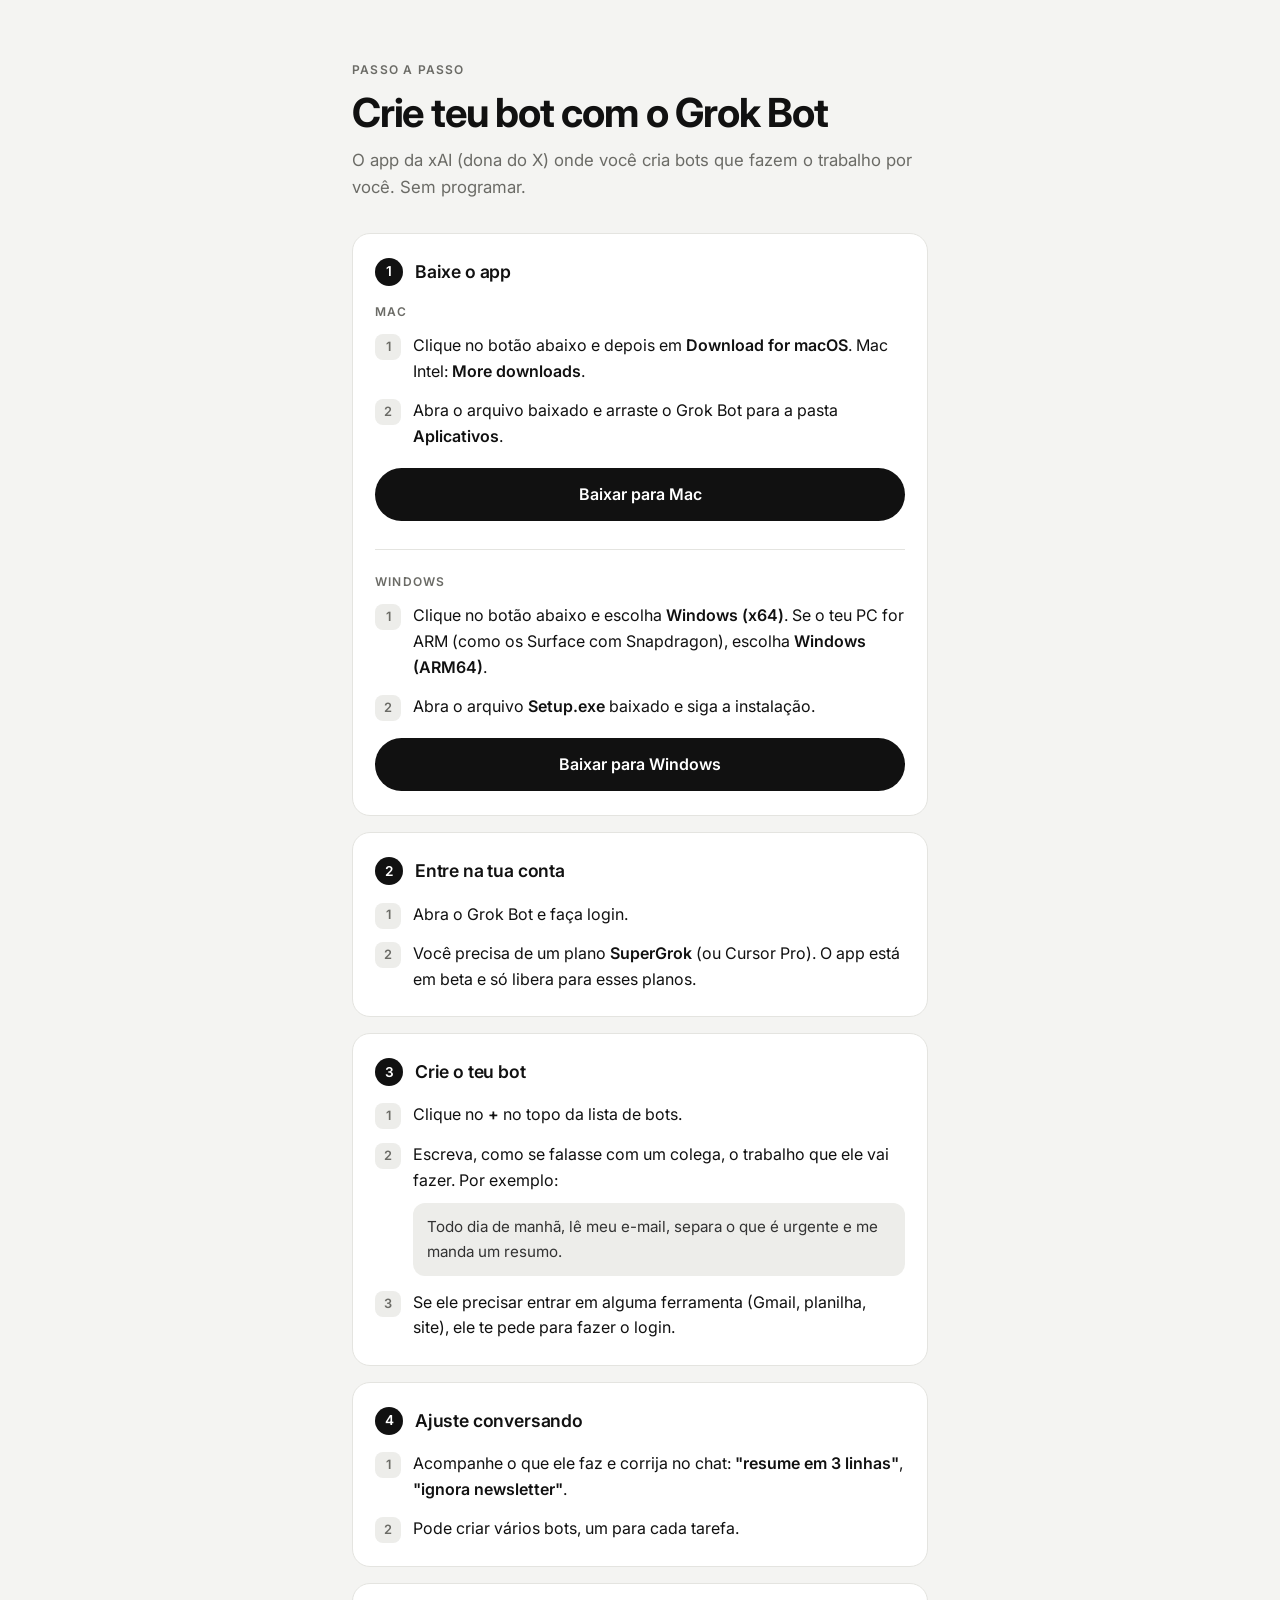
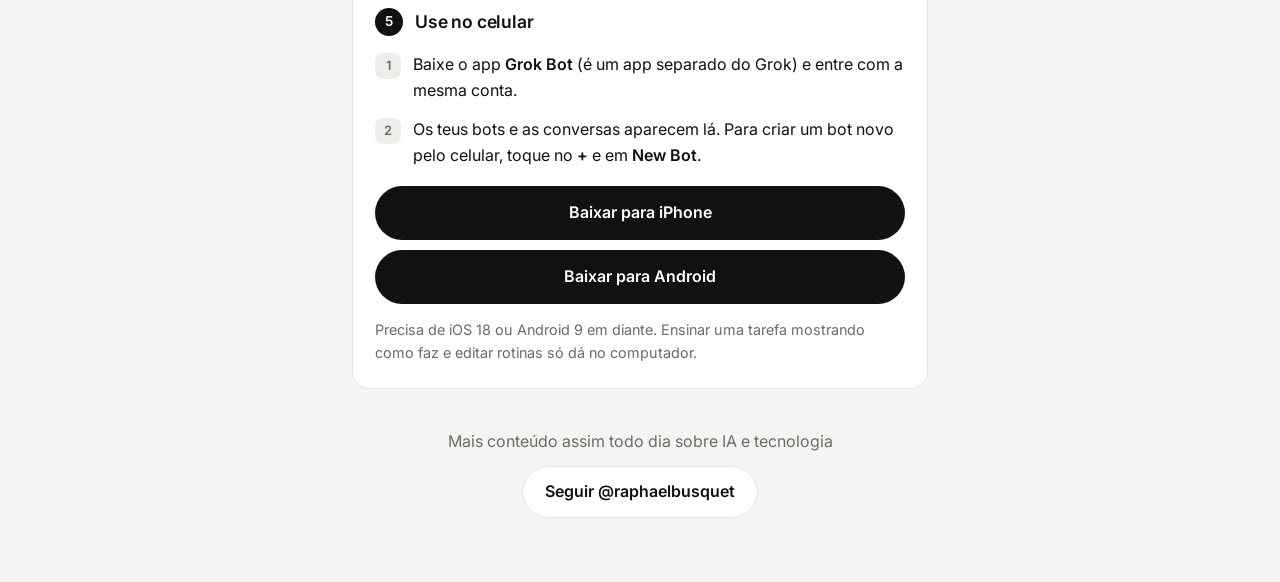
<file: grok/index.html>
<!doctype html>
<html lang="pt-BR">
<head>
<meta charset="utf-8">
<meta name="viewport" content="width=device-width, initial-scale=1">
<title>Criar um bot com o Grok Bot — passo a passo</title>
<meta name="description" content="Como baixar o Grok Bot, o app da xAI, e criar o teu primeiro bot lá dentro.">
<link rel="icon" href='data:image/svg+xml,<svg xmlns="http://www.w3.org/2000/svg" viewBox="0 0 32 32"><rect width="32" height="32" rx="8" fill="%23111"/><circle cx="16" cy="16" r="7" fill="%23fff"/></svg>'>
<link rel="preconnect" href="https://fonts.googleapis.com">
<link rel="preconnect" href="https://fonts.gstatic.com" crossorigin>
<link href="https://fonts.googleapis.com/css2?family=Inter:wght@400;500;600;700&display=swap" rel="stylesheet">
<style>
  :root { color-scheme: light; --bg:#F4F4F2; --cartao:#FFFFFF; --linha:#E4E4E0; --texto:#111111; --fraco:#6B6B66; --suave:#EDEDEA; --preto:#111111; }
  * { box-sizing: border-box; }
  body { margin:0; background:var(--bg); color:var(--texto); font:16px/1.6 "Inter", system-ui, sans-serif; -webkit-font-smoothing: antialiased; }
  main { max-width: 38rem; margin: 0 auto; padding: 56px 16px 64px; }
  .tag { display:inline-block; font-size:.75rem; font-weight:600; letter-spacing:.1em; text-transform:uppercase; color:var(--fraco); margin-bottom:12px; }
  h1 { font-size: clamp(1.9rem, 6vw, 2.5rem); line-height:1.1; letter-spacing:-.03em; margin:0 0 12px; font-weight:700; }
  p.sub { color:var(--fraco); margin:0 0 32px; font-size:1.05rem; }
  section { background:var(--cartao); border:1px solid var(--linha); border-radius:18px; padding: 24px 22px; margin-bottom: 16px; }
  h2 { font-size:1.1rem; margin:0 0 16px; display:flex; align-items:center; gap:12px; font-weight:600; letter-spacing:-.01em; }
  h2 .n { display:inline-flex; width:28px; height:28px; border-radius:50%; background:var(--preto); color:#fff; align-items:center; justify-content:center; font-size:.85rem; flex:none; }
  ol { margin:0; padding:0; list-style:none; counter-reset:passo; }
  ol > li { counter-increment:passo; position:relative; padding-left:38px; margin-bottom:14px; }
  ol > li:last-child { margin-bottom:0; }
  ol > li::before { content:counter(passo); position:absolute; left:0; top:1px; width:26px; height:26px; border-radius:8px; background:var(--suave); color:var(--fraco); font-weight:600; font-size:.8rem; display:flex; align-items:center; justify-content:center; }
  b { color:var(--texto); font-weight:600; }
  .cta { display:block; text-align:center; margin-top:18px; background:var(--preto); color:#fff; text-decoration:none; font-weight:600; padding:14px 22px; border-radius:999px; }
  .cta:hover { background:#333; }
  .cta + .cta { margin-top:10px; }
  .exemplo { background:var(--suave); border-radius:12px; padding:12px 14px; margin:10px 0 0; font-size:.95rem; color:#333; }
  .so { font-size:.75rem; font-weight:600; letter-spacing:.1em; text-transform:uppercase; color:var(--fraco); margin:0 0 12px; }
  .cta + .so { margin-top:28px; padding-top:22px; border-top:1px solid var(--linha); }
  .dica { font-size:.9rem; color:var(--fraco); margin:14px 0 0; }
  .fim { text-align:center; margin-top:40px; color:var(--fraco); }
  .fim a { display:inline-block; margin-top:12px; background:var(--cartao); border:1px solid var(--linha); color:var(--texto); text-decoration:none; font-weight:600; padding:12px 22px; border-radius:999px; }
</style>
</head>
<body>
<main>
  <span class="tag">Passo a passo</span>
  <h1>Crie teu bot com o Grok Bot</h1>
  <p class="sub">O app da xAI (dona do X) onde você cria bots que fazem o trabalho por você. Sem programar.</p>

  <section>
    <h2><span class="n">1</span>Baixe o app</h2>
    <p class="so">Mac</p>
    <ol>
      <li>Clique no botão abaixo e depois em <b>Download for macOS</b>. Mac Intel: <b>More downloads</b>.</li>
      <li>Abra o arquivo baixado e arraste o Grok Bot para a pasta <b>Aplicativos</b>.</li>
    </ol>
    <a class="cta" href="https://x.ai/bot" target="_blank" rel="noopener">Baixar para Mac</a>

    <p class="so">Windows</p>
    <ol>
      <li>Clique no botão abaixo e escolha <b>Windows (x64)</b>. Se o teu PC for ARM (como os Surface com Snapdragon), escolha <b>Windows (ARM64)</b>.</li>
      <li>Abra o arquivo <b>Setup.exe</b> baixado e siga a instalação.</li>
    </ol>
    <a class="cta" href="https://cursor.com/download/bot" target="_blank" rel="noopener">Baixar para Windows</a>
  </section>

  <section>
    <h2><span class="n">2</span>Entre na tua conta</h2>
    <ol>
      <li>Abra o Grok Bot e faça login.</li>
      <li>Você precisa de um plano <b>SuperGrok</b> (ou Cursor Pro). O app está em beta e só libera para esses planos.</li>
    </ol>
  </section>

  <section>
    <h2><span class="n">3</span>Crie o teu bot</h2>
    <ol>
      <li>Clique no <b>+</b> no topo da lista de bots.</li>
      <li>Escreva, como se falasse com um colega, o trabalho que ele vai fazer. Por exemplo:
        <p class="exemplo">Todo dia de manhã, lê meu e-mail, separa o que é urgente e me manda um resumo.</p>
      </li>
      <li>Se ele precisar entrar em alguma ferramenta (Gmail, planilha, site), ele te pede para fazer o login.</li>
    </ol>
  </section>

  <section>
    <h2><span class="n">4</span>Ajuste conversando</h2>
    <ol>
      <li>Acompanhe o que ele faz e corrija no chat: <b>"resume em 3 linhas"</b>, <b>"ignora newsletter"</b>.</li>
      <li>Pode criar vários bots, um para cada tarefa.</li>
    </ol>
  </section>

  <section>
    <h2><span class="n">5</span>Use no celular</h2>
    <ol>
      <li>Baixe o app <b>Grok Bot</b> (é um app separado do Grok) e entre com a mesma conta.</li>
      <li>Os teus bots e as conversas aparecem lá. Para criar um bot novo pelo celular, toque no <b>+</b> e em <b>New Bot</b>.</li>
    </ol>
    <a class="cta" href="https://apps.apple.com/app/id6794501026" target="_blank" rel="noopener">Baixar para iPhone</a>
    <a class="cta" href="https://play.google.com/store/apps/details?id=ai.x.grok.bot" target="_blank" rel="noopener">Baixar para Android</a>
    <p class="dica">Precisa de iOS 18 ou Android 9 em diante. Ensinar uma tarefa mostrando como faz e editar rotinas só dá no computador.</p>
  </section>

  <div class="fim">
    Mais conteúdo assim todo dia sobre IA e tecnologia<br>
    <a href="https://www.instagram.com/raphaelbusquet/" target="_blank" rel="noopener">Seguir @raphaelbusquet</a>
  </div>
</main>
</body>
</html>
</file>
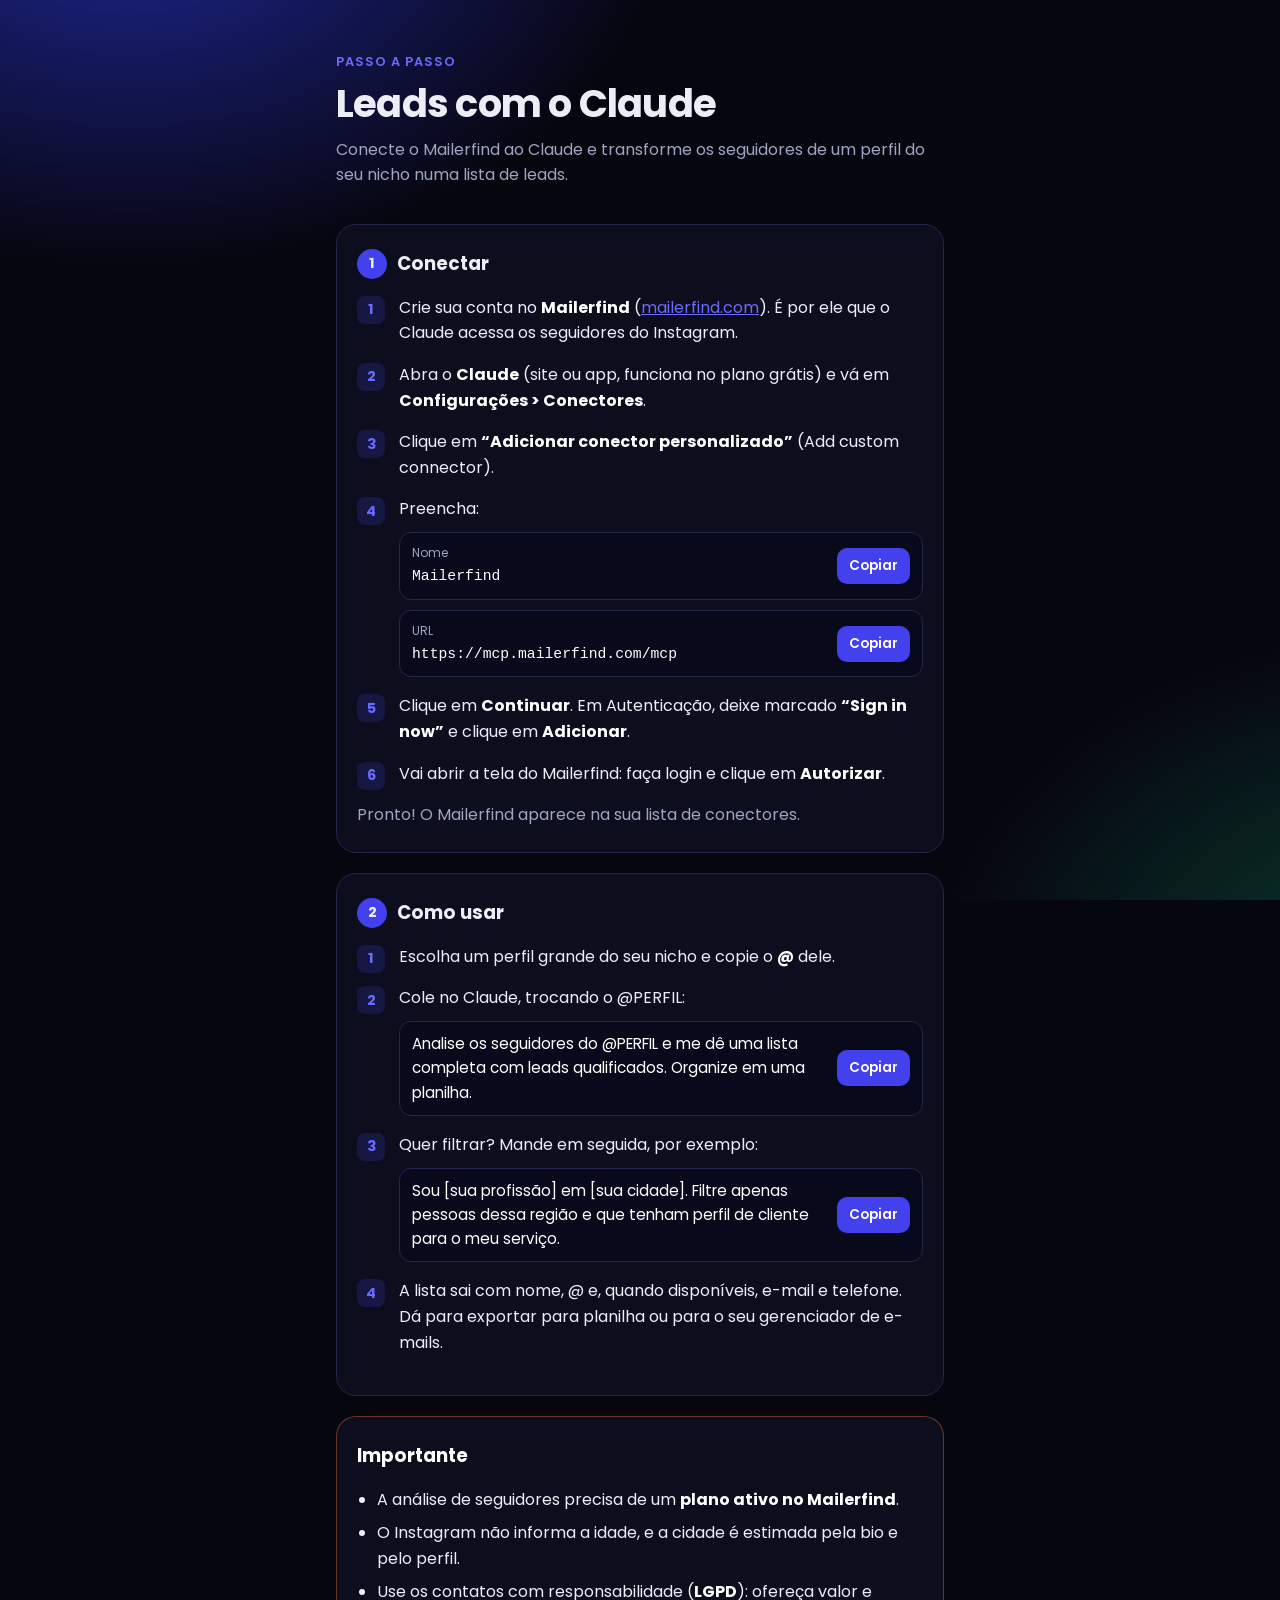
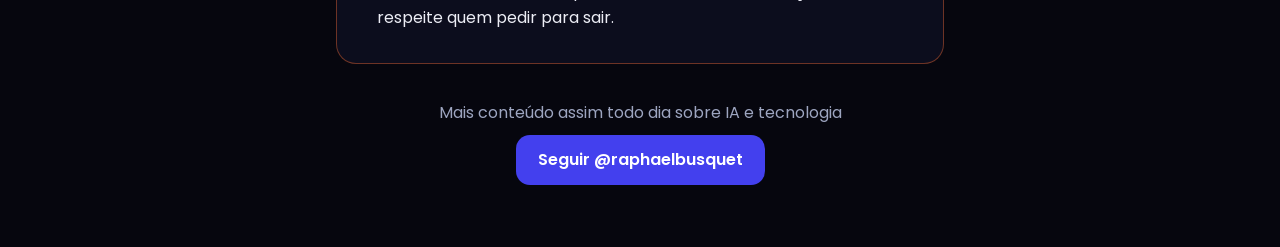
<file: leads/index.html>
<!doctype html>
<html lang="pt-BR">
<head>
<meta charset="utf-8">
<meta name="viewport" content="width=device-width, initial-scale=1">
<title>Leads com o Claude — passo a passo</title>
<meta name="description" content="Como conectar o Mailerfind ao Claude e gerar uma lista de leads a partir de um perfil do Instagram.">
<link rel="icon" href='data:image/svg+xml,<svg xmlns="http://www.w3.org/2000/svg" viewBox="0 0 32 32"><rect width="32" height="32" rx="8" fill="%234340EE"/><path d="M9 11h14M9 16h14M9 21h9" stroke="%23fff" stroke-width="2.6" stroke-linecap="round"/></svg>'>
<link rel="preconnect" href="https://fonts.googleapis.com">
<link rel="preconnect" href="https://fonts.gstatic.com" crossorigin>
<link href="https://fonts.googleapis.com/css2?family=Poppins:wght@400;500;600;700&display=swap" rel="stylesheet">
<style>
  :root { color-scheme: dark; --bg:#06060E; --card:#0F1020; --linha:#23264A; --texto:#ECEDF5; --fraco:#9DA5C0; --destaque:#4340EE; --acento:#6C69FF; --aviso:#E2622F; }
  * { box-sizing: border-box; }
  body { margin:0; background: radial-gradient(900px 600px at 10% -10%, #1E2590 0%, transparent 60%), radial-gradient(800px 600px at 110% 110%, #0A3B30 0%, transparent 60%), var(--bg); background-attachment: fixed; color:var(--texto); font:16px/1.6 "Poppins", system-ui, sans-serif; }
  main { max-width: 40rem; margin: 0 auto; padding: 48px 16px 64px; }
  .tag { display:inline-block; font-size:.8rem; font-weight:600; letter-spacing:.08em; text-transform:uppercase; color:var(--acento); margin-bottom:10px; }
  h1 { font-size: clamp(1.8rem, 6vw, 2.4rem); line-height:1.15; letter-spacing:-.02em; margin:0 0 10px; }
  p.sub { color:var(--fraco); margin:0 0 36px; }
  section { background: rgba(15,16,32,.85); border:1px solid var(--linha); border-radius:20px; padding: 24px 20px; margin-bottom: 20px; }
  h2 { font-size:1.15rem; margin:0 0 16px; display:flex; align-items:center; gap:10px; }
  h2 .n { display:inline-flex; width:30px; height:30px; border-radius:50%; background:var(--destaque); align-items:center; justify-content:center; font-size:.9rem; }
  ol { margin:0; padding:0; list-style:none; counter-reset:passo; }
  ol > li { counter-increment:passo; position:relative; padding-left:42px; margin-bottom:16px; }
  ol > li::before { content:counter(passo); position:absolute; left:0; top:1px; width:28px; height:28px; border-radius:8px; background:rgba(67,64,238,.18); color:var(--acento); font-weight:700; font-size:.9rem; display:flex; align-items:center; justify-content:center; }
  b { color:#fff; }
  .campo { margin-top:10px; background:#08091A; border:1px solid var(--linha); border-radius:12px; padding:10px 12px; display:flex; gap:10px; align-items:center; justify-content:space-between; }
  .campo .rot { font-size:.75rem; color:var(--fraco); display:block; }
  .campo code { font-family: ui-monospace, Menlo, monospace; font-size:.92rem; color:#fff; word-break: break-all; }
  .prompt code { font-family: inherit; font-size:.95rem; word-break: normal; overflow-wrap: anywhere; }
  button.copiar { flex-shrink:0; border:0; border-radius:10px; background:var(--destaque); color:#fff; font:600 .85rem "Poppins", sans-serif; padding:8px 12px; cursor:pointer; }
  button.copiar.ok { background:#1f9d6b; }
  .aviso { border-color: rgba(226,98,47,.45); }
  .aviso h2 { color:#fff; }
  .aviso ul { margin:0; padding-left:20px; color:var(--texto); }
  .aviso li { margin-bottom:8px; }
  .fim { text-align:center; margin-top:36px; color:var(--fraco); }
  .fim a { display:inline-block; margin-top:10px; background:var(--destaque); color:#fff; text-decoration:none; font-weight:600; padding:12px 22px; border-radius:14px; }
</style>
</head>
<body>
<main>
  <span class="tag">Passo a passo</span>
  <h1>Leads com o Claude</h1>
  <p class="sub">Conecte o Mailerfind ao Claude e transforme os seguidores de um perfil do seu nicho numa lista de leads.</p>

  <section>
    <h2><span class="n">1</span>Conectar</h2>
    <ol>
      <li>Crie sua conta no <b>Mailerfind</b> (<a href="https://mailerfind.com" target="_blank" rel="noopener" style="color:var(--acento)">mailerfind.com</a>). É por ele que o Claude acessa os seguidores do Instagram.</li>
      <li>Abra o <b>Claude</b> (site ou app, funciona no plano grátis) e vá em <b>Configurações &gt; Conectores</b>.</li>
      <li>Clique em <b>“Adicionar conector personalizado”</b> (Add custom connector).</li>
      <li>Preencha:
        <div class="campo"><div><span class="rot">Nome</span><code>Mailerfind</code></div><button class="copiar" data-texto="Mailerfind">Copiar</button></div>
        <div class="campo"><div><span class="rot">URL</span><code>https://mcp.mailerfind.com/mcp</code></div><button class="copiar" data-texto="https://mcp.mailerfind.com/mcp">Copiar</button></div>
      </li>
      <li>Clique em <b>Continuar</b>. Em Autenticação, deixe marcado <b>“Sign in now”</b> e clique em <b>Adicionar</b>.</li>
      <li>Vai abrir a tela do Mailerfind: faça login e clique em <b>Autorizar</b>.</li>
    </ol>
    <p style="margin:4px 0 0;color:var(--fraco)">Pronto! O Mailerfind aparece na sua lista de conectores.</p>
  </section>

  <section>
    <h2><span class="n">2</span>Como usar</h2>
    <ol>
      <li>Escolha um perfil grande do seu nicho e copie o <b>@</b> dele.</li>
      <li>Cole no Claude, trocando o @PERFIL:
        <div class="campo prompt"><code id="p1">Analise os seguidores do @PERFIL e me dê uma lista completa com leads qualificados. Organize em uma planilha.</code><button class="copiar" data-alvo="p1">Copiar</button></div>
      </li>
      <li>Quer filtrar? Mande em seguida, por exemplo:
        <div class="campo prompt"><code id="p2">Sou [sua profissão] em [sua cidade]. Filtre apenas pessoas dessa região e que tenham perfil de cliente para o meu serviço.</code><button class="copiar" data-alvo="p2">Copiar</button></div>
      </li>
      <li>A lista sai com nome, @ e, quando disponíveis, e-mail e telefone. Dá para exportar para planilha ou para o seu gerenciador de e-mails.</li>
    </ol>
  </section>

  <section class="aviso">
    <h2>Importante</h2>
    <ul>
      <li>A análise de seguidores precisa de um <b>plano ativo no Mailerfind</b>.</li>
      <li>O Instagram não informa a idade, e a cidade é estimada pela bio e pelo perfil.</li>
      <li>Use os contatos com responsabilidade (<b>LGPD</b>): ofereça valor e respeite quem pedir para sair.</li>
    </ul>
  </section>

  <div class="fim">
    Mais conteúdo assim todo dia sobre IA e tecnologia<br>
    <a href="https://www.instagram.com/raphaelbusquet/" target="_blank" rel="noopener">Seguir @raphaelbusquet</a>
  </div>
</main>
<script>
  document.querySelectorAll("button.copiar").forEach((b) => {
    b.addEventListener("click", async () => {
      const texto = b.dataset.texto ?? document.getElementById(b.dataset.alvo).textContent;
      try { await navigator.clipboard.writeText(texto); } catch (e) {
        const t = document.createElement("textarea"); t.value = texto; document.body.appendChild(t); t.select(); document.execCommand("copy"); t.remove();
      }
      b.textContent = "Copiado!"; b.classList.add("ok");
      setTimeout(() => { b.textContent = "Copiar"; b.classList.remove("ok"); }, 1600);
    });
  });
</script>
</body>
</html>
</file>
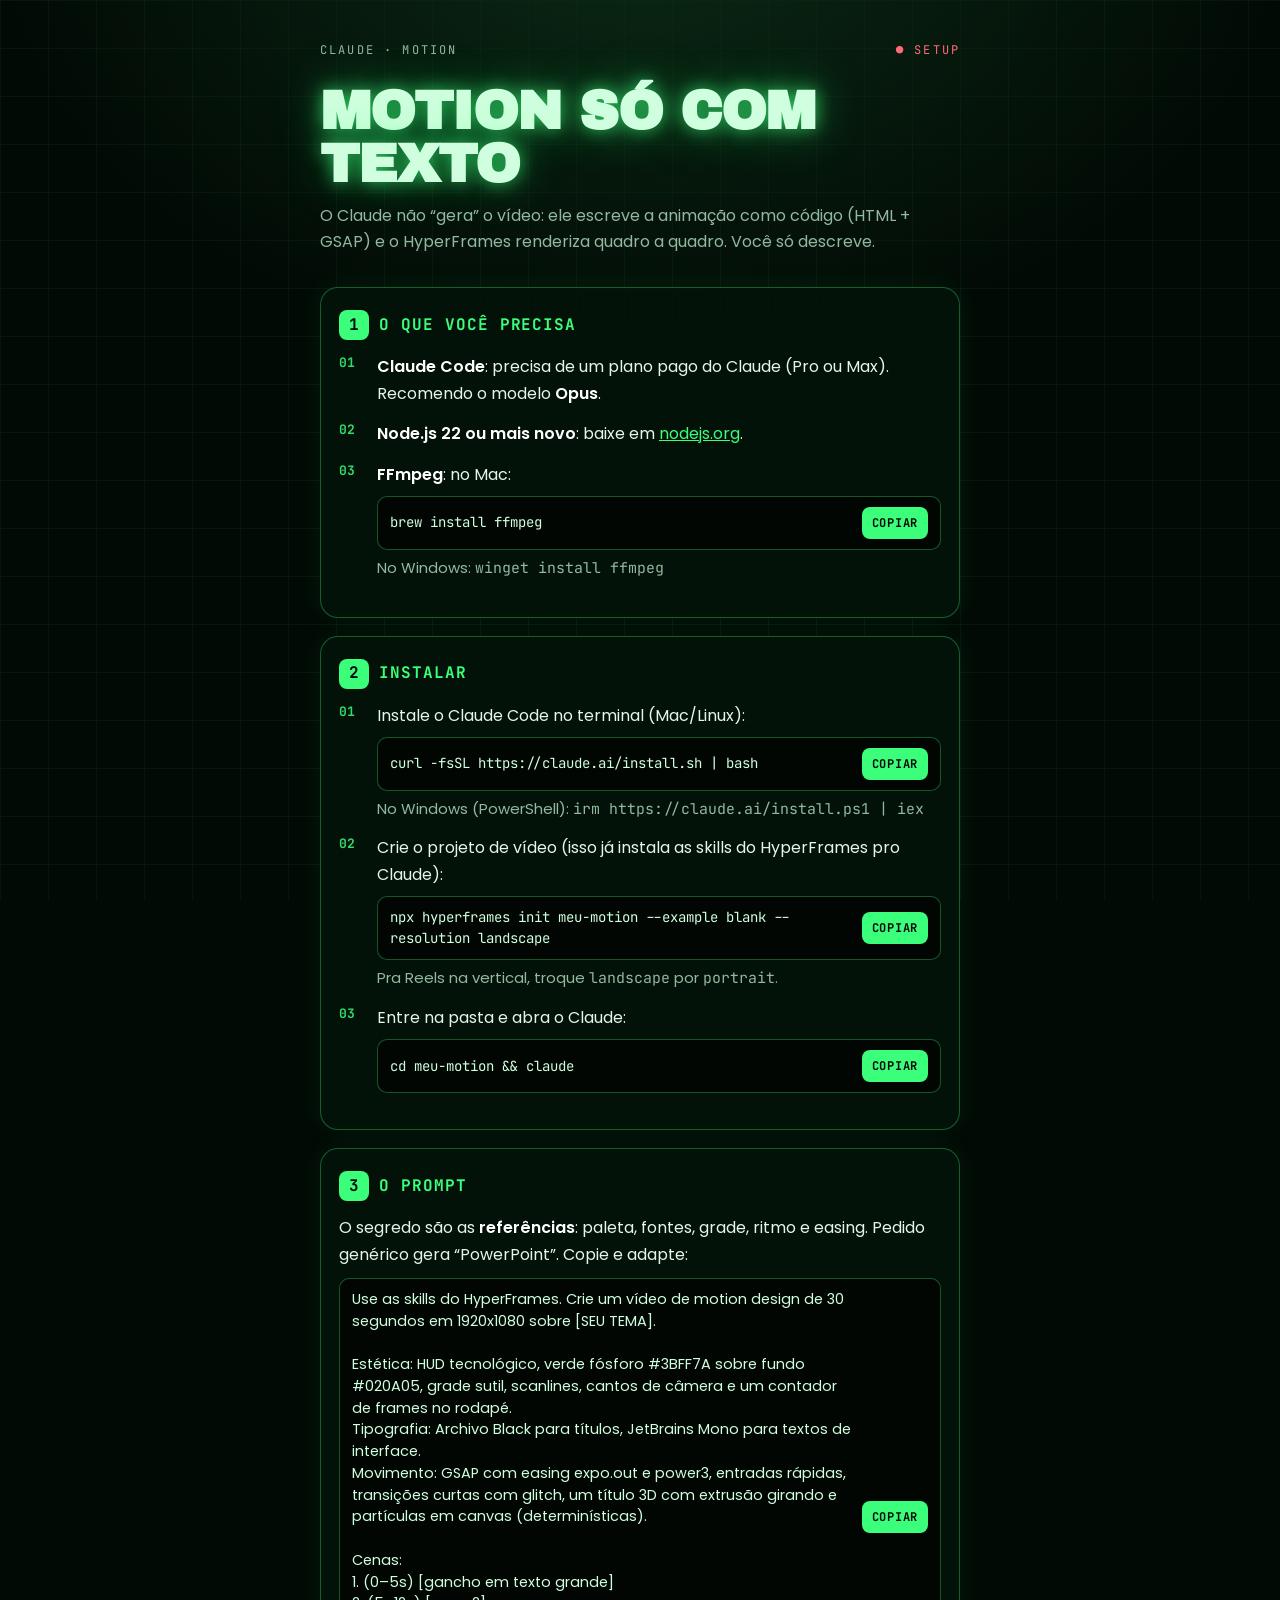
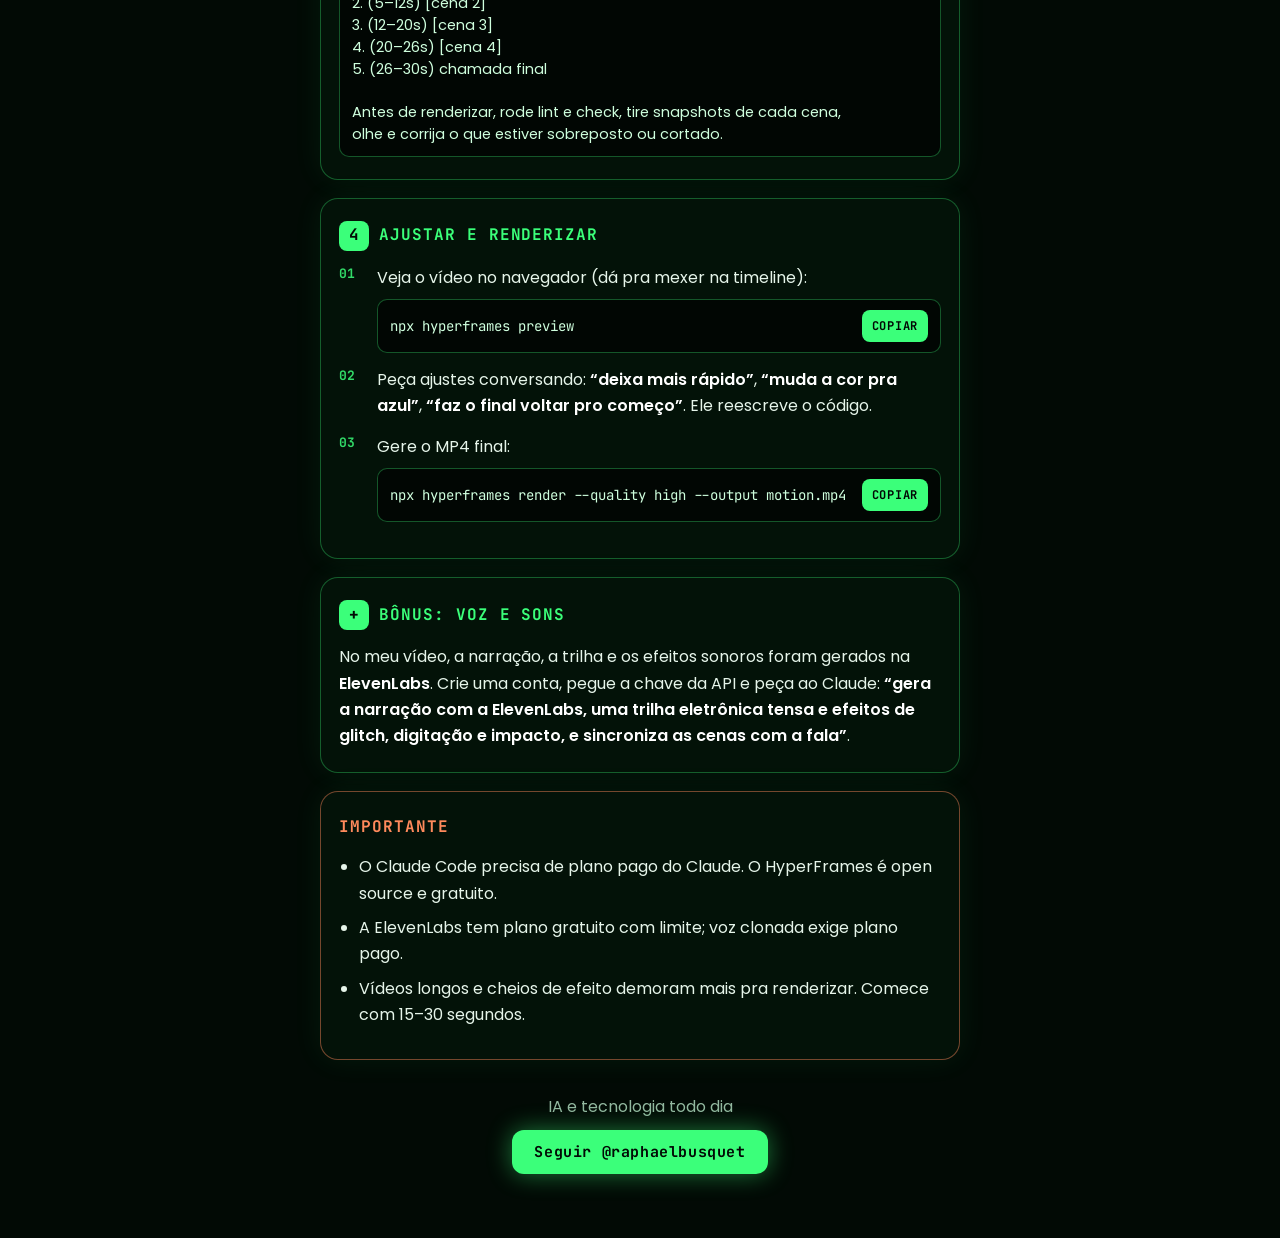
<file: motion/index.html>
<!doctype html>
<html lang="pt-BR">
<head>
<meta charset="utf-8">
<meta name="viewport" content="width=device-width, initial-scale=1">
<title>Motion com o Claude — passo a passo</title>
<meta name="description" content="Como criar vídeos de motion design só descrevendo o que você quer: Claude Code + HyperFrames, passo a passo e prompt pronto.">
<link rel="icon" href='data:image/svg+xml,<svg xmlns="http://www.w3.org/2000/svg" viewBox="0 0 32 32"><rect width="32" height="32" rx="8" fill="%23020A05"/><path d="M8 22V10l8 7 8-7v12" stroke="%233BFF7A" stroke-width="3" fill="none" stroke-linejoin="round"/></svg>'>
<link rel="preconnect" href="https://fonts.googleapis.com">
<link rel="preconnect" href="https://fonts.gstatic.com" crossorigin>
<link href="https://fonts.googleapis.com/css2?family=Archivo+Black&family=JetBrains+Mono:wght@400;700&family=Poppins:wght@400;500;600&display=swap" rel="stylesheet">
<style>
  :root { color-scheme: dark; --bg:#020A05; --card:rgba(4,20,10,.88); --linha:rgba(59,255,122,.32); --g:#3BFF7A; --gc:#CFFFDE; --texto:#E6F5EA; --fraco:#93B8A0; --aviso:#FF8A5C; }
  * { box-sizing: border-box; }
  body { margin:0; color:var(--texto); font:16px/1.65 "Poppins", system-ui, sans-serif;
    background: radial-gradient(1000px 700px at 50% -10%, #0B2A16 0%, transparent 65%), linear-gradient(rgba(59,255,122,.05) 1px, transparent 1px) 0 0/48px 48px, linear-gradient(90deg, rgba(59,255,122,.05) 1px, transparent 1px) 0 0/48px 48px, var(--bg); background-attachment: fixed; }
  main { max-width: 42rem; margin: 0 auto; padding: 44px 16px 64px; }
  .hud { font: 12px/1 "JetBrains Mono", monospace; letter-spacing: .18em; color: var(--fraco); text-transform: uppercase; display:flex; justify-content:space-between; margin-bottom: 28px; }
  .hud .rec { color:#FF6B78; }
  h1 { font-family: "Archivo Black", sans-serif; font-size: clamp(2.2rem, 9vw, 3.4rem); line-height:.98; margin:0 0 12px; color: var(--gc); text-shadow: 0 0 18px rgba(59,255,122,.7), 0 0 50px rgba(59,255,122,.35); text-transform: uppercase; letter-spacing:-.01em; }
  p.sub { color:var(--fraco); margin:0 0 32px; }
  section { background: var(--card); border:1px solid var(--linha); border-radius:18px; padding: 22px 18px; margin-bottom: 18px; box-shadow: 0 0 30px rgba(59,255,122,.07); }
  h2 { font-family: "JetBrains Mono", monospace; font-size:1rem; letter-spacing:.06em; text-transform: uppercase; color: var(--g); margin:0 0 14px; display:flex; gap:10px; align-items:center; }
  h2 .n { display:inline-flex; min-width:30px; height:30px; padding:0 8px; border-radius:8px; background:var(--g); color:var(--bg); align-items:center; justify-content:center; font-weight:700; }
  ol { margin:0; padding:0; list-style:none; counter-reset:p; }
  ol > li { counter-increment:p; position:relative; padding-left:38px; margin-bottom:14px; }
  ol > li::before { content: counter(p, decimal-leading-zero); position:absolute; left:0; top:2px; font: 700 13px/1 "JetBrains Mono", monospace; color: var(--g); opacity:.85; }
  b { color:#fff; font-weight:600; }
  a { color: var(--g); }
  .cmd { margin-top:8px; background:#010603; border:1px solid var(--linha); border-radius:10px; padding:10px 12px; display:flex; gap:10px; align-items:center; justify-content:space-between; }
  .cmd code { font: 14px/1.5 "JetBrains Mono", monospace; color: var(--gc); word-break: break-word; white-space: pre-wrap; }
  .cmd .rot { display:block; font: 11px/1 "JetBrains Mono", monospace; color: var(--fraco); letter-spacing:.12em; text-transform: uppercase; margin-bottom:6px; }
  button.copiar { flex-shrink:0; border:0; border-radius:8px; background:var(--g); color:var(--bg); font: 700 12px "JetBrains Mono", monospace; letter-spacing:.06em; padding:8px 10px; cursor:pointer; text-transform: uppercase; }
  button.copiar.ok { background:#fff; }
  .prompt code { font-family: "Poppins", sans-serif; font-size: 14.5px; }
  .dica { font-size:.93rem; color: var(--fraco); margin: 6px 0 0; }
  .aviso { border-color: rgba(255,138,92,.45); }
  .aviso h2 { color: var(--aviso); }
  .aviso ul { margin:0; padding-left:20px; } .aviso li { margin-bottom:8px; }
  .fim { text-align:center; margin-top:34px; color:var(--fraco); }
  .fim a { display:inline-block; margin-top:10px; background:var(--g); color:var(--bg); text-decoration:none; font: 700 15px "JetBrains Mono", monospace; letter-spacing:.04em; padding:12px 22px; border-radius:12px; box-shadow: 0 0 24px rgba(59,255,122,.45); }
</style>
</head>
<body>
<main>
  <div class="hud"><span>Claude · Motion</span><span class="rec">● Setup</span></div>
  <h1>Motion só com texto</h1>
  <p class="sub">O Claude não “gera” o vídeo: ele escreve a animação como código (HTML + GSAP) e o HyperFrames renderiza quadro a quadro. Você só descreve.</p>

  <section>
    <h2><span class="n">1</span>O que você precisa</h2>
    <ol>
      <li><b>Claude Code</b>: precisa de um plano pago do Claude (Pro ou Max). Recomendo o modelo <b>Opus</b>.</li>
      <li><b>Node.js 22 ou mais novo</b>: baixe em <a href="https://nodejs.org" target="_blank" rel="noopener">nodejs.org</a>.</li>
      <li><b>FFmpeg</b>: no Mac:
        <div class="cmd"><code>brew install ffmpeg</code><button class="copiar" data-texto="brew install ffmpeg">Copiar</button></div>
        <p class="dica">No Windows: <code style="font-family:JetBrains Mono">winget install ffmpeg</code></p>
      </li>
    </ol>
  </section>

  <section>
    <h2><span class="n">2</span>Instalar</h2>
    <ol>
      <li>Instale o Claude Code no terminal (Mac/Linux):
        <div class="cmd"><code>curl -fsSL https://claude.ai/install.sh | bash</code><button class="copiar" data-texto="curl -fsSL https://claude.ai/install.sh | bash">Copiar</button></div>
        <p class="dica">No Windows (PowerShell): <code style="font-family:JetBrains Mono">irm https://claude.ai/install.ps1 | iex</code></p>
      </li>
      <li>Crie o projeto de vídeo (isso já instala as skills do HyperFrames pro Claude):
        <div class="cmd"><code>npx hyperframes init meu-motion --example blank --resolution landscape</code><button class="copiar" data-texto="npx hyperframes init meu-motion --example blank --resolution landscape">Copiar</button></div>
        <p class="dica">Pra Reels na vertical, troque <code style="font-family:JetBrains Mono">landscape</code> por <code style="font-family:JetBrains Mono">portrait</code>.</p>
      </li>
      <li>Entre na pasta e abra o Claude:
        <div class="cmd"><code>cd meu-motion && claude</code><button class="copiar" data-texto="cd meu-motion && claude">Copiar</button></div>
      </li>
    </ol>
  </section>

  <section>
    <h2><span class="n">3</span>O prompt</h2>
    <p style="margin:0 0 10px">O segredo são as <b>referências</b>: paleta, fontes, grade, ritmo e easing. Pedido genérico gera “PowerPoint”. Copie e adapte:</p>
    <div class="cmd prompt"><code id="p1">Use as skills do HyperFrames. Crie um vídeo de motion design de 30 segundos em 1920x1080 sobre [SEU TEMA].

Estética: HUD tecnológico, verde fósforo #3BFF7A sobre fundo #020A05, grade sutil, scanlines, cantos de câmera e um contador de frames no rodapé.
Tipografia: Archivo Black para títulos, JetBrains Mono para textos de interface.
Movimento: GSAP com easing expo.out e power3, entradas rápidas, transições curtas com glitch, um título 3D com extrusão girando e partículas em canvas (determinísticas).

Cenas:
1. (0–5s) [gancho em texto grande]
2. (5–12s) [cena 2]
3. (12–20s) [cena 3]
4. (20–26s) [cena 4]
5. (26–30s) chamada final

Antes de renderizar, rode lint e check, tire snapshots de cada cena, olhe e corrija o que estiver sobreposto ou cortado.</code><button class="copiar" data-alvo="p1">Copiar</button></div>
  </section>

  <section>
    <h2><span class="n">4</span>Ajustar e renderizar</h2>
    <ol>
      <li>Veja o vídeo no navegador (dá pra mexer na timeline):
        <div class="cmd"><code>npx hyperframes preview</code><button class="copiar" data-texto="npx hyperframes preview">Copiar</button></div>
      </li>
      <li>Peça ajustes conversando: <b>“deixa mais rápido”</b>, <b>“muda a cor pra azul”</b>, <b>“faz o final voltar pro começo”</b>. Ele reescreve o código.</li>
      <li>Gere o MP4 final:
        <div class="cmd"><code>npx hyperframes render --quality high --output motion.mp4</code><button class="copiar" data-texto="npx hyperframes render --quality high --output motion.mp4">Copiar</button></div>
      </li>
    </ol>
  </section>

  <section>
    <h2><span class="n">+</span>Bônus: voz e sons</h2>
    <p style="margin:0">No meu vídeo, a narração, a trilha e os efeitos sonoros foram gerados na <b>ElevenLabs</b>. Crie uma conta, pegue a chave da API e peça ao Claude: <b>“gera a narração com a ElevenLabs, uma trilha eletrônica tensa e efeitos de glitch, digitação e impacto, e sincroniza as cenas com a fala”</b>.</p>
  </section>

  <section class="aviso">
    <h2>Importante</h2>
    <ul>
      <li>O Claude Code precisa de plano pago do Claude. O HyperFrames é open source e gratuito.</li>
      <li>A ElevenLabs tem plano gratuito com limite; voz clonada exige plano pago.</li>
      <li>Vídeos longos e cheios de efeito demoram mais pra renderizar. Comece com 15–30 segundos.</li>
    </ul>
  </section>

  <div class="fim">
    IA e tecnologia todo dia<br>
    <a href="https://www.instagram.com/raphaelbusquet/" target="_blank" rel="noopener">Seguir @raphaelbusquet</a>
  </div>
</main>
<script>
  document.querySelectorAll("button.copiar").forEach((b) => {
    b.addEventListener("click", async () => {
      const texto = b.dataset.texto ?? document.getElementById(b.dataset.alvo).textContent;
      try { await navigator.clipboard.writeText(texto); } catch (e) {
        const t = document.createElement("textarea"); t.value = texto; document.body.appendChild(t); t.select(); document.execCommand("copy"); t.remove();
      }
      b.textContent = "Copiado!"; b.classList.add("ok");
      setTimeout(() => { b.textContent = "Copiar"; b.classList.remove("ok"); }, 1600);
    });
  });
</script>
</body>
</html>
</file>
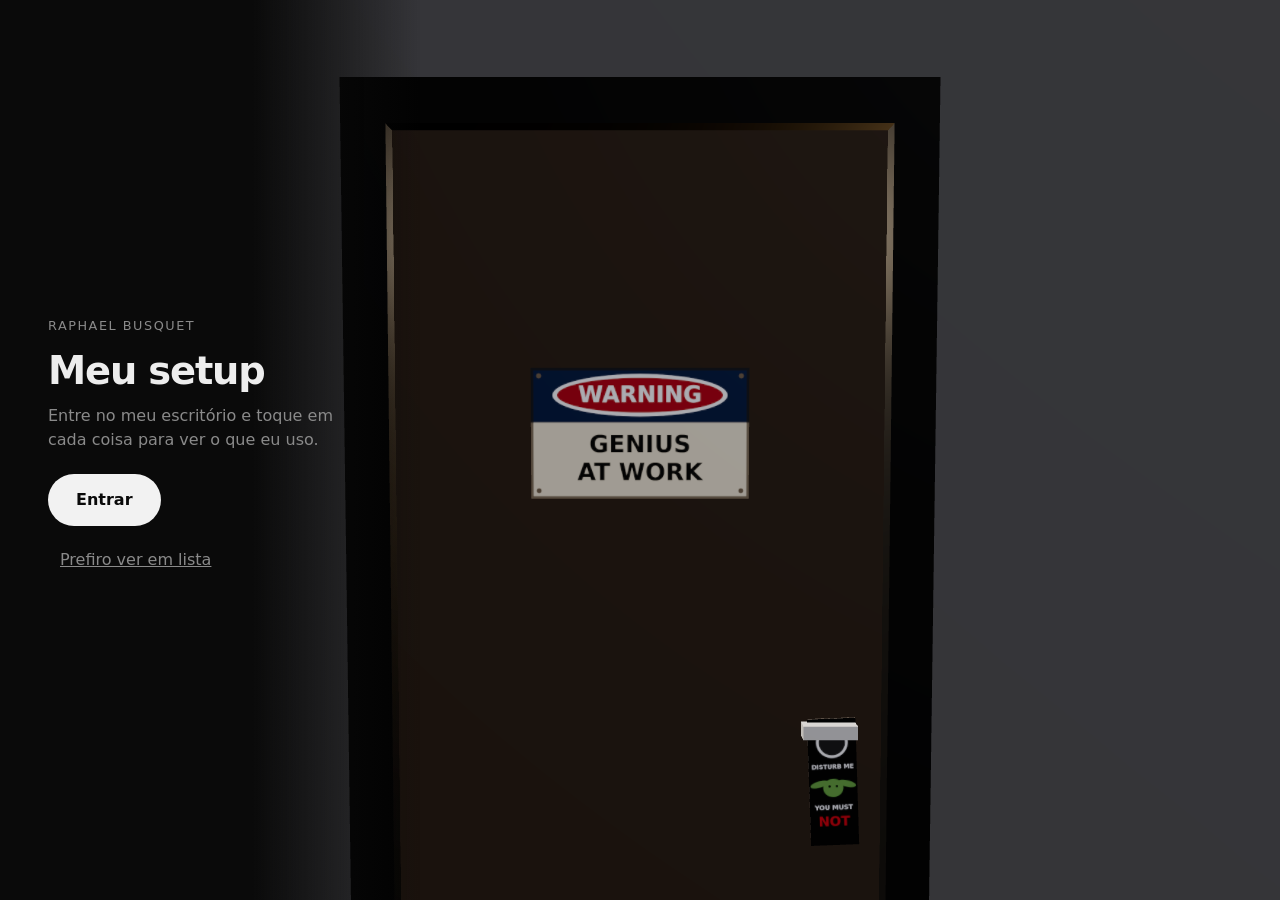
<file: setup/index.html>
<!doctype html>
<html lang="pt-BR">
  <head>
    <meta charset="UTF-8" />
    <link rel="icon" type="image/svg+xml" href="/setup/favicon.svg" />
    <meta name="viewport" content="width=device-width, initial-scale=1.0, viewport-fit=cover" />
    <meta name="theme-color" content="#0a0a0a" />
    <meta name="description" content="Entre no escritório do Raphael Busquet e veja cada item do setup: computador, câmera, microfone, mesa e mais." />
    <title>Meu Setup — Raphael Busquet</title>
    <script type="module" crossorigin src="/setup/assets/index-B_P_GYbl.js"></script>
    <link rel="stylesheet" crossorigin href="/setup/assets/index-CGCVDBof.css">
  </head>
  <body>
    <div id="root"></div>
  </body>
</html>
</file>
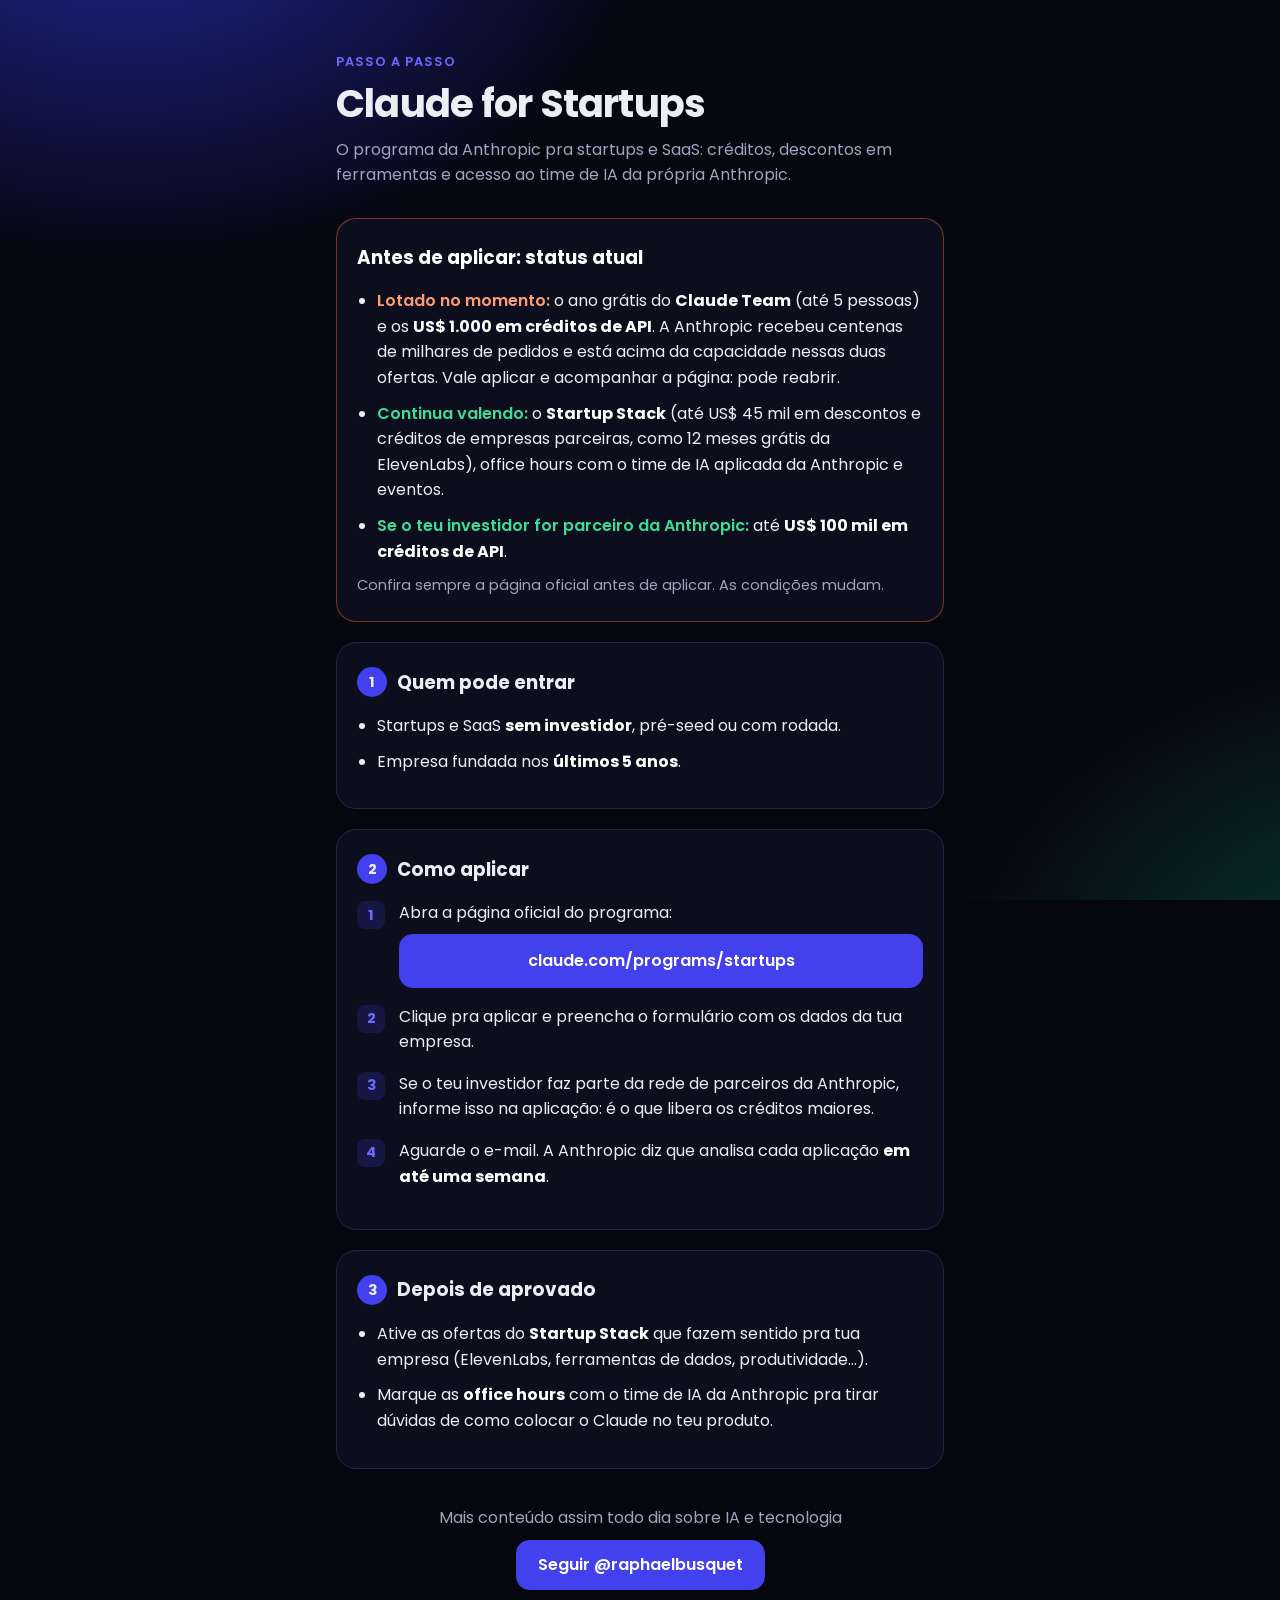
<file: startup/index.html>
<!doctype html>
<html lang="pt-BR">
<head>
<meta charset="utf-8">
<meta name="viewport" content="width=device-width, initial-scale=1">
<title>Claude for Startups — passo a passo</title>
<meta name="description" content="Como aplicar ao Claude for Startups da Anthropic: o que o programa oferece, quem pode entrar e o passo a passo.">
<link rel="icon" href='data:image/svg+xml,<svg xmlns="http://www.w3.org/2000/svg" viewBox="0 0 32 32"><rect width="32" height="32" rx="8" fill="%234340EE"/><path d="M16 6l2.6 6.2L25 13l-5 4.3 1.6 6.5L16 20.3 10.4 23.8 12 17.3 7 13l6.4-.8z" fill="%23fff"/></svg>'>
<link rel="preconnect" href="https://fonts.googleapis.com">
<link rel="preconnect" href="https://fonts.gstatic.com" crossorigin>
<link href="https://fonts.googleapis.com/css2?family=Poppins:wght@400;500;600;700&display=swap" rel="stylesheet">
<style>
  :root { color-scheme: dark; --bg:#06060E; --linha:#23264A; --texto:#ECEDF5; --fraco:#9DA5C0; --destaque:#4340EE; --acento:#6C69FF; --aviso:#E2622F; --ok:#3DDC97; }
  * { box-sizing: border-box; }
  body { margin:0; background: radial-gradient(900px 600px at 10% -10%, #1E2590 0%, transparent 60%), radial-gradient(800px 600px at 110% 110%, #0A3B30 0%, transparent 60%), var(--bg); background-attachment: fixed; color:var(--texto); font:16px/1.6 "Poppins", system-ui, sans-serif; }
  main { max-width: 40rem; margin: 0 auto; padding: 48px 16px 64px; }
  .tag { display:inline-block; font-size:.8rem; font-weight:600; letter-spacing:.08em; text-transform:uppercase; color:var(--acento); margin-bottom:10px; }
  h1 { font-size: clamp(1.8rem, 6vw, 2.4rem); line-height:1.15; letter-spacing:-.02em; margin:0 0 10px; }
  p.sub { color:var(--fraco); margin:0 0 30px; }
  section { background: rgba(15,16,32,.85); border:1px solid var(--linha); border-radius:20px; padding: 24px 20px; margin-bottom: 20px; }
  h2 { font-size:1.15rem; margin:0 0 16px; display:flex; align-items:center; gap:10px; }
  h2 .n { display:inline-flex; width:30px; height:30px; border-radius:50%; background:var(--destaque); align-items:center; justify-content:center; font-size:.9rem; }
  ol { margin:0; padding:0; list-style:none; counter-reset:passo; }
  ol > li { counter-increment:passo; position:relative; padding-left:42px; margin-bottom:16px; }
  ol > li::before { content:counter(passo); position:absolute; left:0; top:1px; width:28px; height:28px; border-radius:8px; background:rgba(67,64,238,.18); color:var(--acento); font-weight:700; font-size:.9rem; display:flex; align-items:center; justify-content:center; }
  ul.lista { margin:0; padding-left:20px; } ul.lista li { margin-bottom:10px; }
  b { color:#fff; } a { color: var(--acento); }
  .status { border-color: rgba(226,98,47,.5); }
  .status h2 { color:#fff; }
  .ok { color: var(--ok); font-weight:600; } .pausa { color: #FF9C73; font-weight:600; }
  .cta { display:block; text-align:center; margin-top:8px; background:var(--destaque); color:#fff; text-decoration:none; font-weight:600; padding:14px 22px; border-radius:14px; }
  .dica { font-size:.9rem; color:var(--fraco); margin:10px 0 0; }
  .fim { text-align:center; margin-top:36px; color:var(--fraco); }
  .fim a { display:inline-block; margin-top:10px; background:var(--destaque); color:#fff; text-decoration:none; font-weight:600; padding:12px 22px; border-radius:14px; }
</style>
</head>
<body>
<main>
  <span class="tag">Passo a passo</span>
  <h1>Claude for Startups</h1>
  <p class="sub">O programa da Anthropic pra startups e SaaS: créditos, descontos em ferramentas e acesso ao time de IA da própria Anthropic.</p>

  <section class="status">
    <h2>Antes de aplicar: status atual</h2>
    <ul class="lista">
      <li><span class="pausa">Lotado no momento:</span> o ano grátis do <b>Claude Team</b> (até 5 pessoas) e os <b>US$ 1.000 em créditos de API</b>. A Anthropic recebeu centenas de milhares de pedidos e está acima da capacidade nessas duas ofertas. Vale aplicar e acompanhar a página: pode reabrir.</li>
      <li><span class="ok">Continua valendo:</span> o <b>Startup Stack</b> (até US$ 45 mil em descontos e créditos de empresas parceiras, como 12 meses grátis da ElevenLabs), office hours com o time de IA aplicada da Anthropic e eventos.</li>
      <li><span class="ok">Se o teu investidor for parceiro da Anthropic:</span> até <b>US$ 100 mil em créditos de API</b>.</li>
    </ul>
    <p class="dica">Confira sempre a página oficial antes de aplicar. As condições mudam.</p>
  </section>

  <section>
    <h2><span class="n">1</span>Quem pode entrar</h2>
    <ul class="lista">
      <li>Startups e SaaS <b>sem investidor</b>, pré-seed ou com rodada.</li>
      <li>Empresa fundada nos <b>últimos 5 anos</b>.</li>
    </ul>
  </section>

  <section>
    <h2><span class="n">2</span>Como aplicar</h2>
    <ol>
      <li>Abra a página oficial do programa:
        <a class="cta" href="https://claude.com/programs/startups" target="_blank" rel="noopener">claude.com/programs/startups</a>
      </li>
      <li>Clique pra aplicar e preencha o formulário com os dados da tua empresa.</li>
      <li>Se o teu investidor faz parte da rede de parceiros da Anthropic, informe isso na aplicação: é o que libera os créditos maiores.</li>
      <li>Aguarde o e-mail. A Anthropic diz que analisa cada aplicação <b>em até uma semana</b>.</li>
    </ol>
  </section>

  <section>
    <h2><span class="n">3</span>Depois de aprovado</h2>
    <ul class="lista">
      <li>Ative as ofertas do <b>Startup Stack</b> que fazem sentido pra tua empresa (ElevenLabs, ferramentas de dados, produtividade…).</li>
      <li>Marque as <b>office hours</b> com o time de IA da Anthropic pra tirar dúvidas de como colocar o Claude no teu produto.</li>
    </ul>
  </section>

  <div class="fim">
    Mais conteúdo assim todo dia sobre IA e tecnologia<br>
    <a href="https://www.instagram.com/raphaelbusquet/" target="_blank" rel="noopener">Seguir @raphaelbusquet</a>
  </div>
</main>
</body>
</html>
</file>
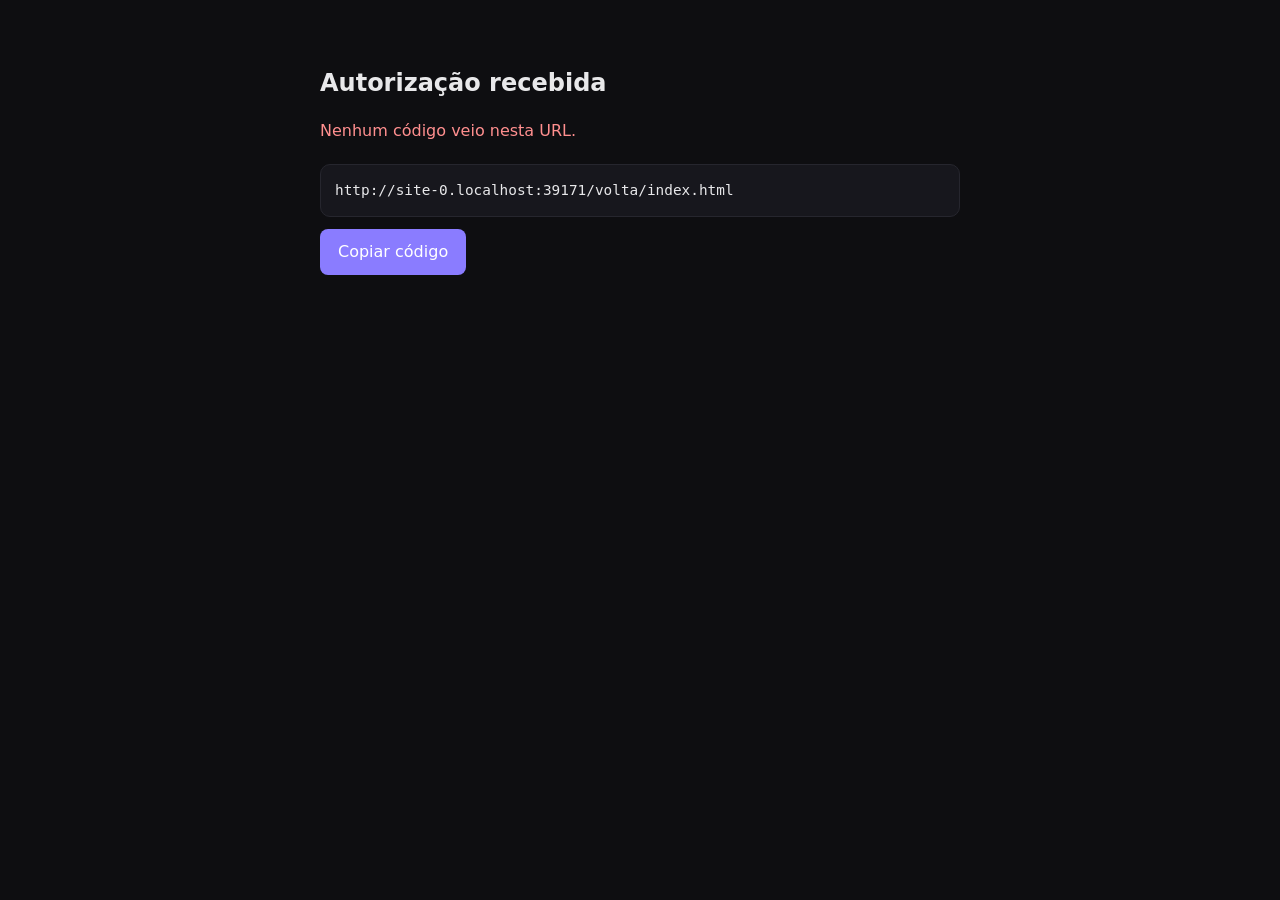
<file: volta/index.html>
<!doctype html>
<html lang="pt-BR">
<head>
<meta charset="utf-8">
<meta name="viewport" content="width=device-width, initial-scale=1">
<link rel="icon" href='data:image/svg+xml,<svg xmlns="http://www.w3.org/2000/svg" viewBox="0 0 32 32"><rect width="32" height="32" rx="8" fill="%238a7cff"/><path d="M12.5 9.2a1 1 0 0 1 1.52-.86l8.3 5.1a1 1 0 0 1 0 1.72l-8.3 5.1A1 1 0 0 1 12.5 19.4z" fill="%23fff"/></svg>'>
<title>Autorização — EditApp</title>
<style>
  :root { color-scheme: dark; --bg:#0e0e11; --texto:#e8e8ea; --fraco:#9a9aa5; --linha:#26262e; --destaque:#8a7cff; }
  body { margin:0; background:var(--bg); color:var(--texto); font:16px/1.6 system-ui, sans-serif; }
  main { max-width:40rem; margin:0 auto; padding:64px 16px; }
  h1 { font-size:1.5rem; margin:0 0 8px; }
  p { color:var(--fraco); }
  code { display:block; word-break:break-all; background:#17171d; border:1px solid var(--linha);
         border-radius:10px; padding:14px; margin:20px 0 12px; color:var(--texto); font-size:.9rem; }
  button { font:inherit; background:var(--destaque); color:#fff; border:0; border-radius:8px;
           padding:10px 18px; cursor:pointer; }
  .erro { color:#ff8f8f; }
</style>
</head>
<body>
<main>
  <h1>Autorização recebida</h1>
  <!-- Esta página não fala com servidor nenhum: ela só lê o código que a rede
       devolveu na barra de endereços e o mostra para ser colado no app, que
       roda em localhost e não pode ser o endereço de volta. -->
  <p id="recado">Copie o código abaixo e cole no EditApp, em Publicar → colar código.</p>
  <code id="codigo">—</code>
  <button id="copiar">Copiar código</button>
</main>
<script>
  const params = new URLSearchParams(location.search);
  const codigo = params.get("code");
  const erro = params.get("error_description") || params.get("error");
  const alvo = document.getElementById("codigo");
  const recado = document.getElementById("recado");

  if (codigo) {
    alvo.textContent = codigo;
  } else {
    recado.className = "erro";
    recado.textContent = erro ? "A rede não autorizou: " + erro : "Nenhum código veio nesta URL.";
    alvo.textContent = location.href;
  }

  document.getElementById("copiar").addEventListener("click", async () => {
    try {
      await navigator.clipboard.writeText(alvo.textContent);
      document.getElementById("copiar").textContent = "Copiado";
    } catch {
      // Sem permissão de área de transferência: selecionar à mão resolve.
      getSelection().selectAllChildren(alvo);
    }
  });
</script>
</body>
</html>
</file>
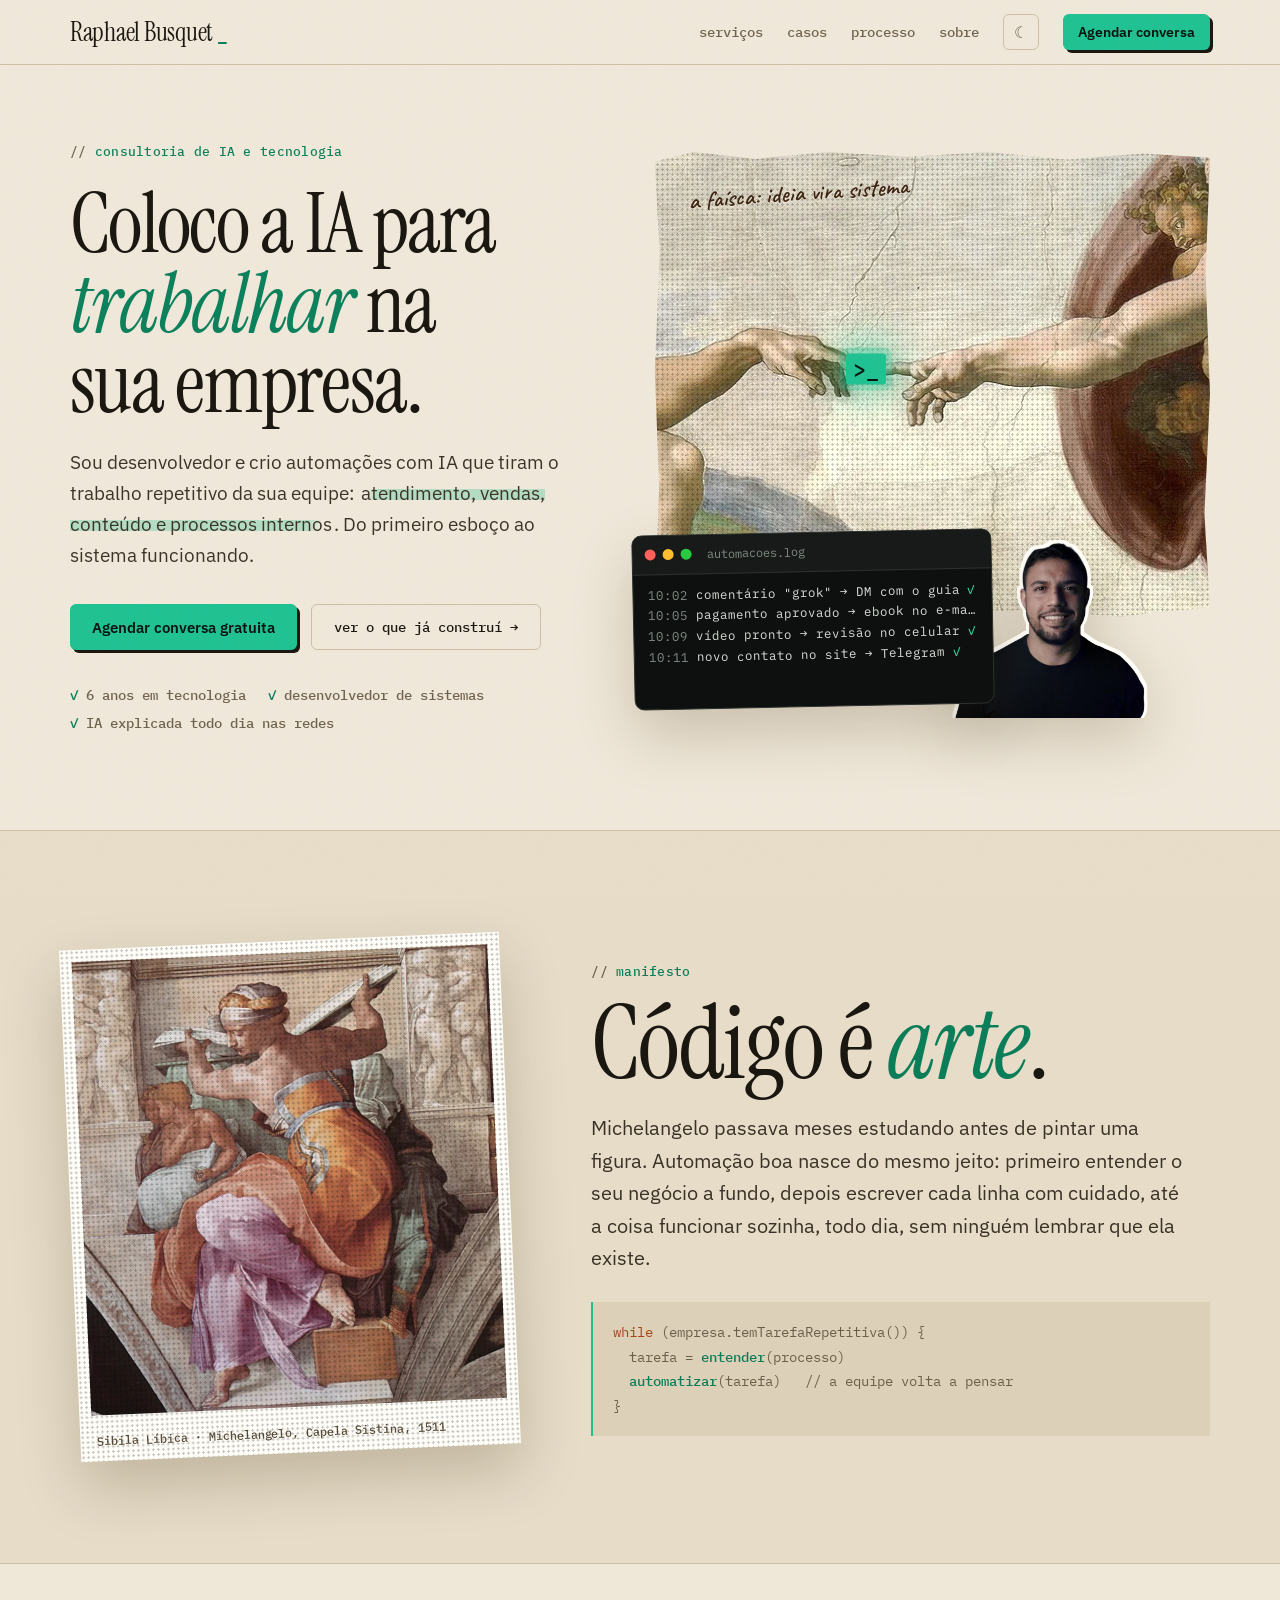
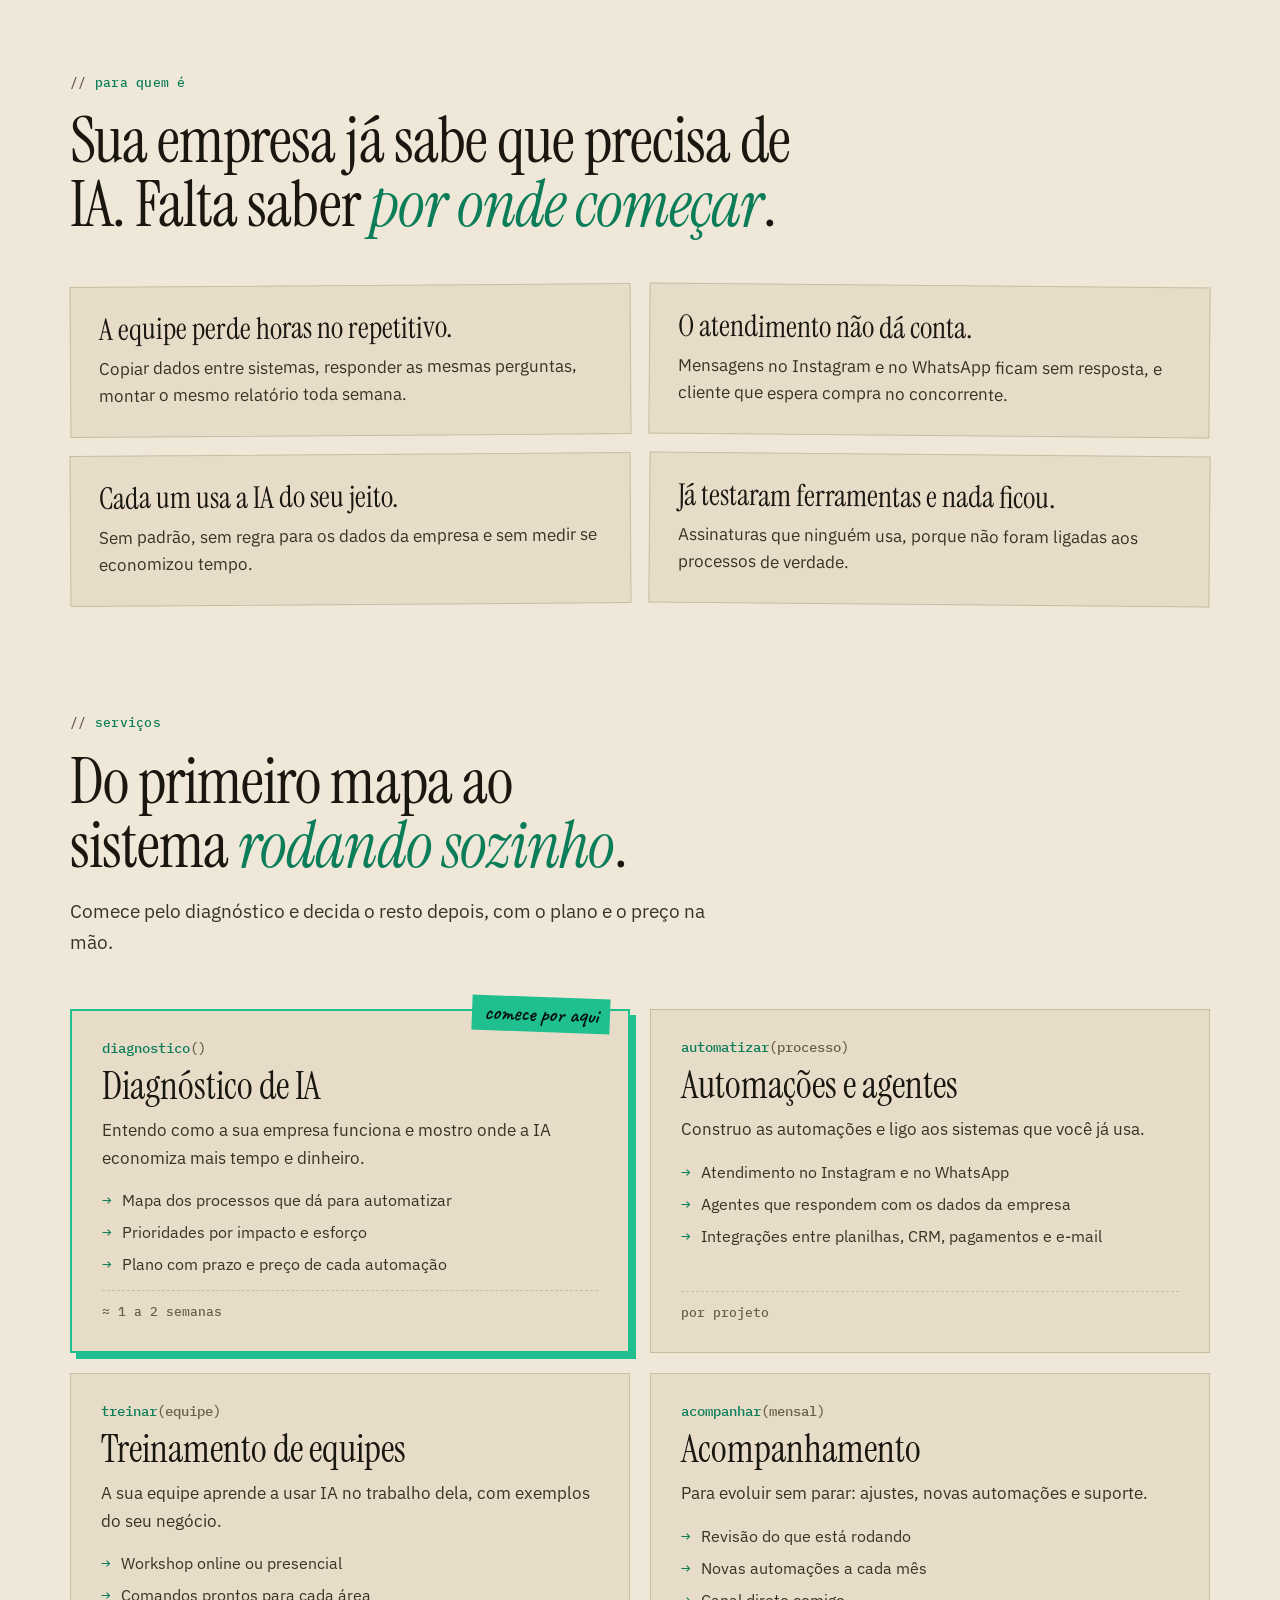
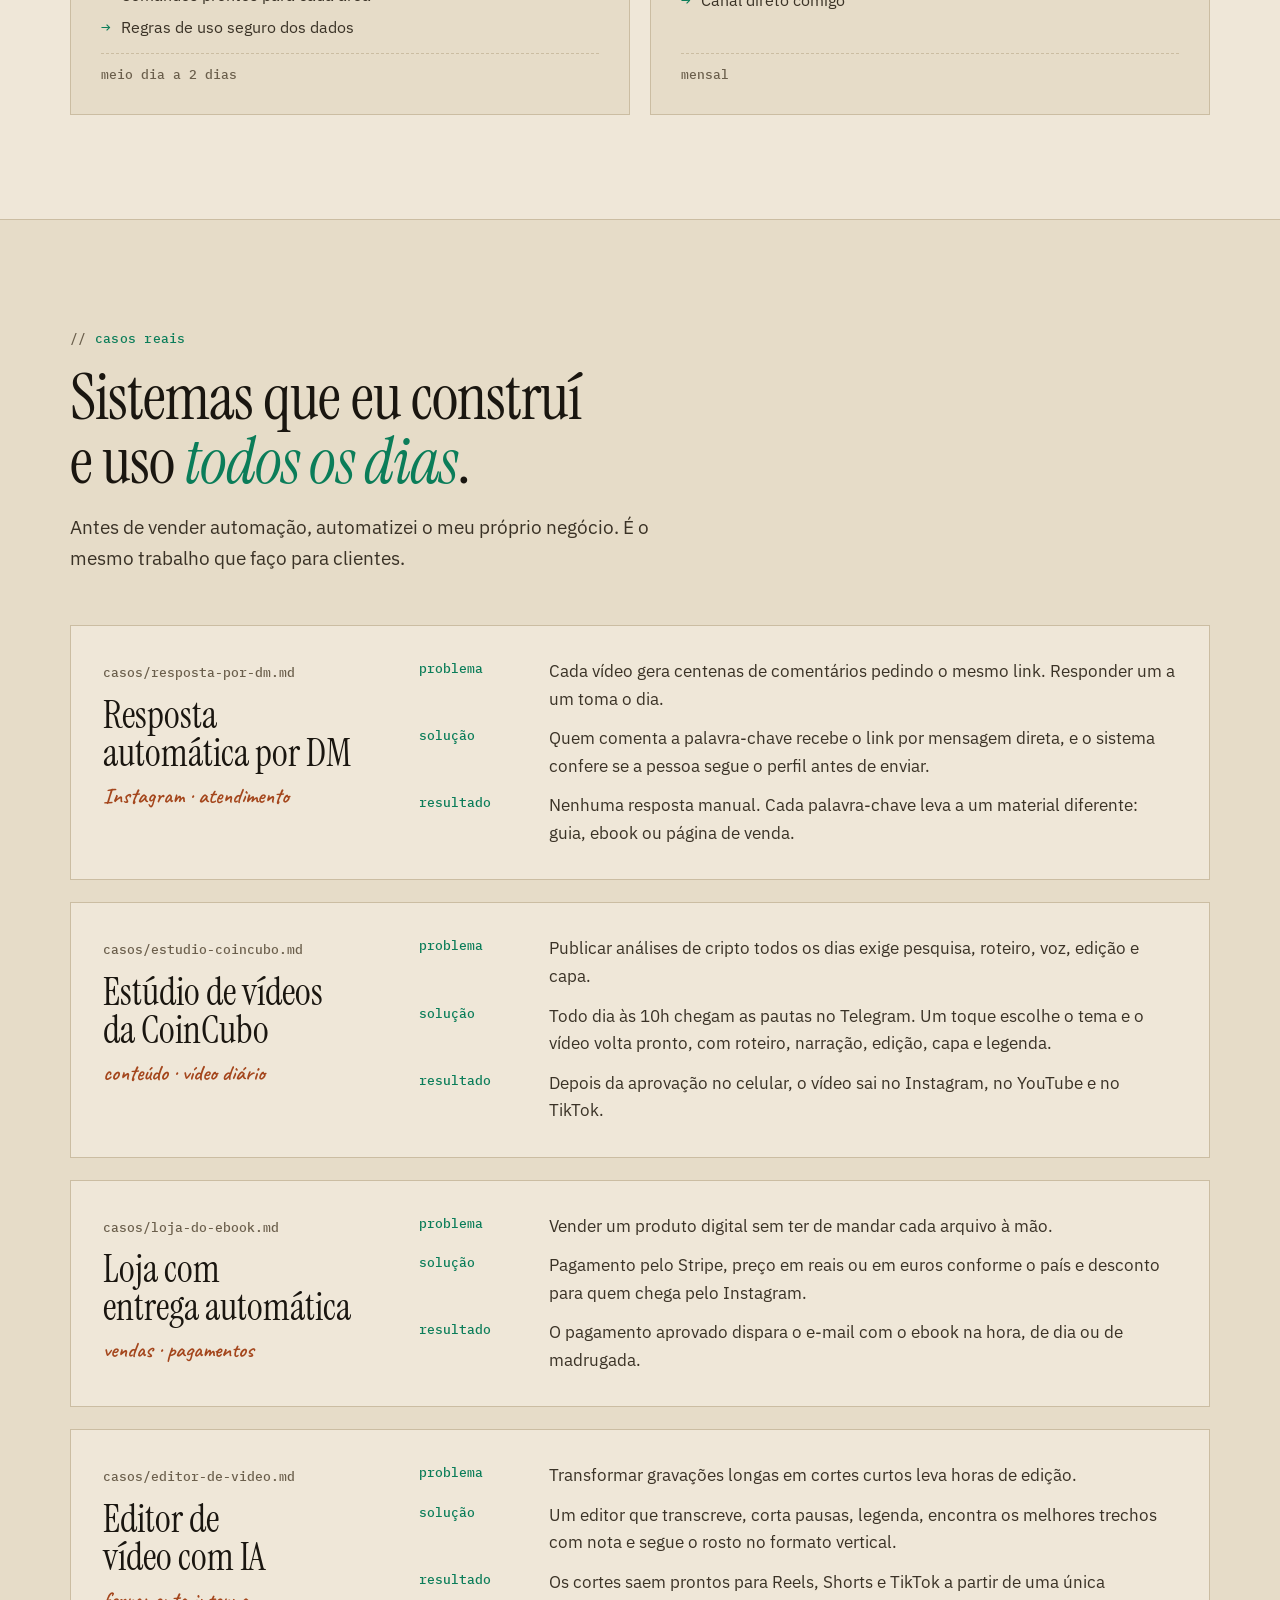
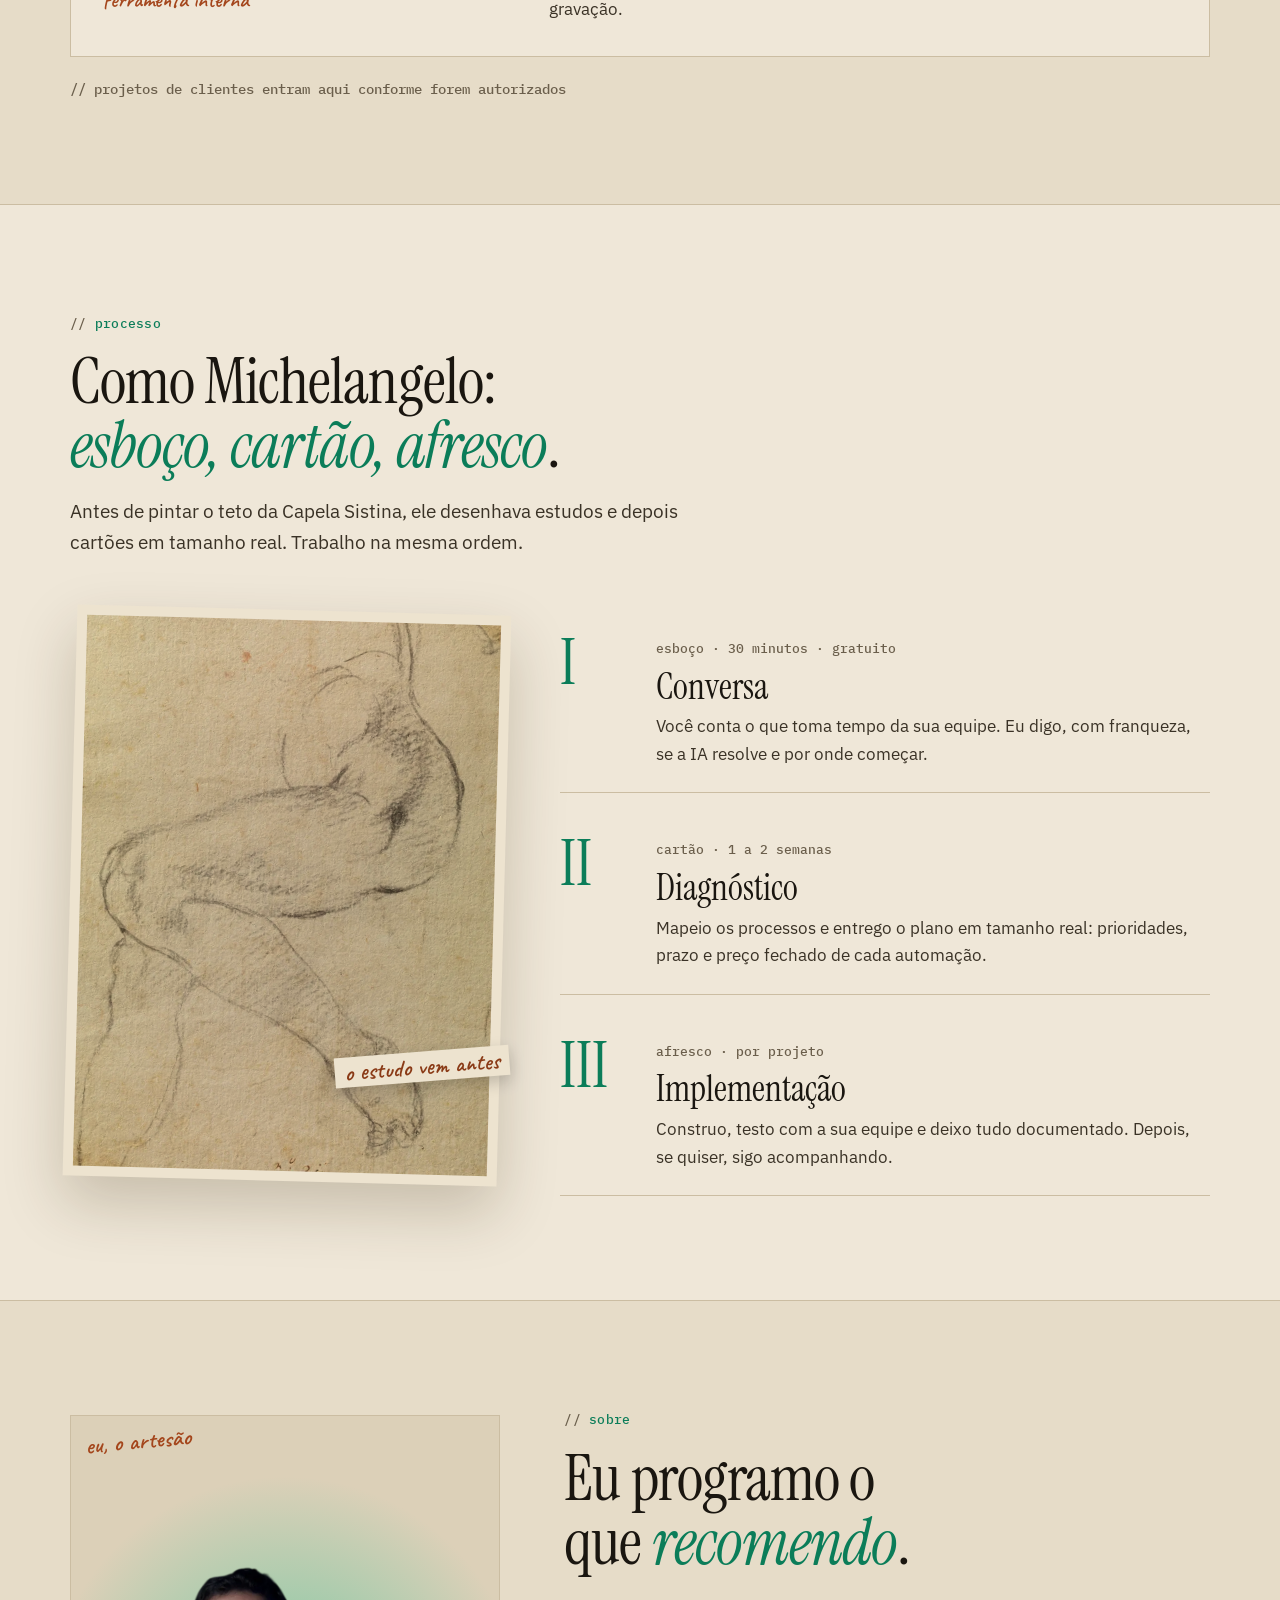
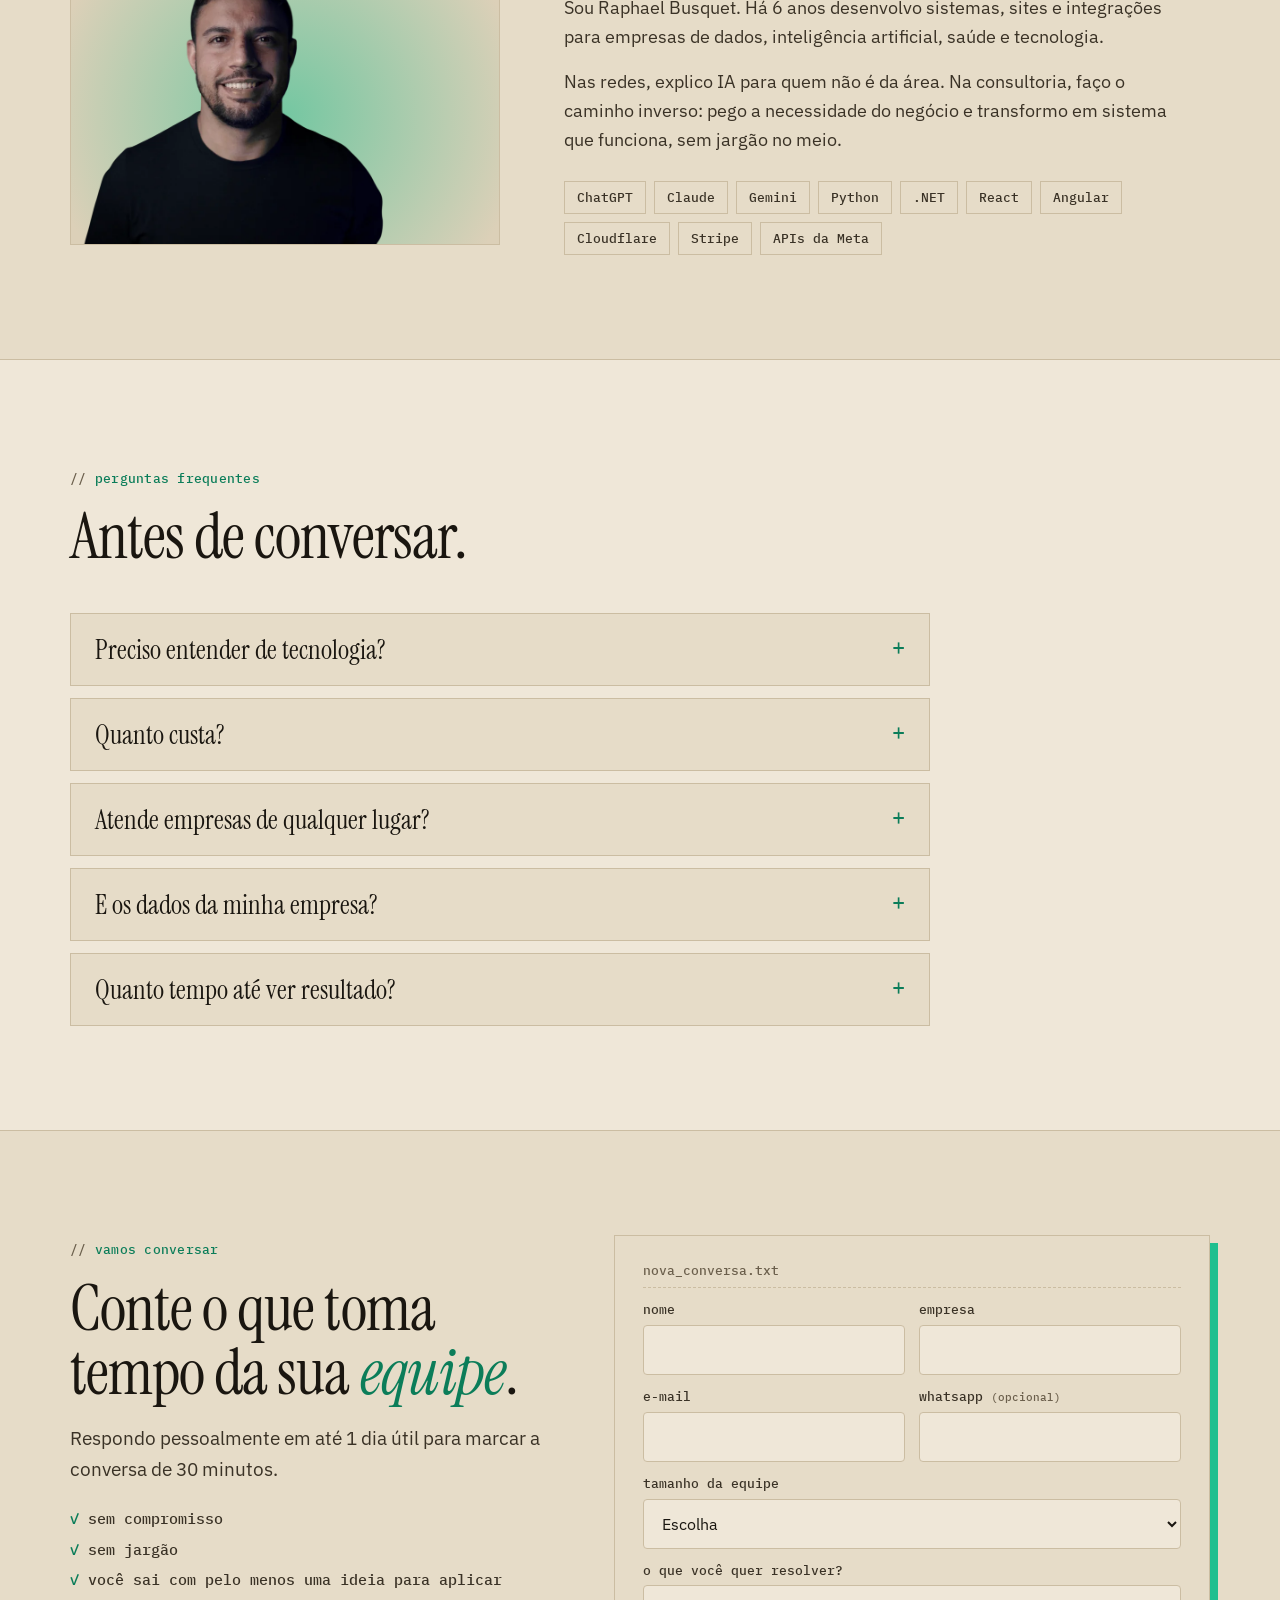
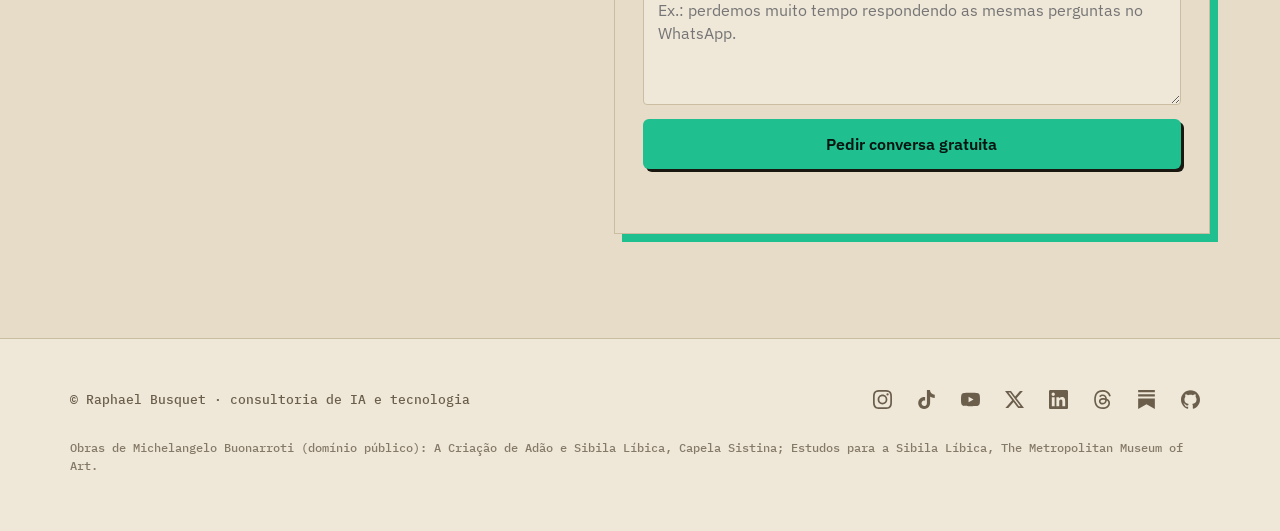
<file: consultoria/arte/index.html>
<!doctype html>
<html lang="pt-BR">
<head>
<meta charset="utf-8">
<meta name="viewport" content="width=device-width, initial-scale=1, viewport-fit=cover">
<title>Raphael Busquet — Consultoria de IA</title>
<meta name="description" content="Consultoria de IA e tecnologia para empresas: diagnóstico, automações com IA, agentes e treinamento de equipes. Do esboço ao sistema funcionando, com Raphael Busquet.">
<!-- Prévia: fica fora do Google até ir para o domínio próprio. -->
<meta name="robots" content="noindex">
<meta property="og:title" content="Raphael Busquet — Consultoria de IA">
<meta property="og:description" content="Código é arte. Coloco a IA para trabalhar na sua empresa.">
<meta property="og:image" content="maos.webp">
<link rel="icon" href="../../links/img/foto.jpg">
<link rel="preconnect" href="https://fonts.googleapis.com">
<link rel="preconnect" href="https://fonts.gstatic.com" crossorigin>
<link href="https://fonts.googleapis.com/css2?family=Instrument+Serif:ital@0;1&family=IBM+Plex+Sans:wght@400;500;600&family=IBM+Plex+Mono:wght@400;500&family=Caveat:wght@600&display=swap" rel="stylesheet">
<script>try { const t = localStorage.getItem("tema"); if (t) document.documentElement.dataset.tema = t; } catch (e) {}</script>
<style>
  /* "Código é arte": afrescos de Michelangelo em colagem estilo Vox (papel, retícula, recorte, marca-texto, anotação à mão)
     cruzados com o terminal. Escuro por padrão (papel escuro), versão clara em pergaminho.
     Layout: abertura em colagem (texto | afresco + retrato recortado + terminal), depois "capítulos" em papel. */
  :root {
    --papel:#14120F; --papel-2:#1C1915; --papel-3:#24201B; --linha:#38322A; --tinta:#EFE6D4; --fraco:#A89D8A; --suave:#D3C8B4;
    --verde:#1FBF8F; --verde-texto:#35D6A3; --sobre-verde:#06140F; --sanguinea:#D0703F; --marca:rgba(31,191,143,.32);
    --vermelho:#FF5F57; --amarelo:#FEBC2E; --ok:#28C840; --confirmar:#FFE58A; --sobre-confirmar:#3A2E00;
    --topo-bg:rgba(20,18,15,.82); --sombra:rgba(0,0,0,.55); --borda-recorte:#EFE6D4; --grao:.10;
    --display:"Instrument Serif", "Iowan Old Style", Georgia, serif; --corpo:"IBM Plex Sans", system-ui, sans-serif;
    --mono:"IBM Plex Mono", ui-monospace, Menlo, monospace; --mao:"Caveat", "Bradley Hand", cursive;
    color-scheme:dark;
  }
  @media (prefers-color-scheme: light) { :root:not([data-tema="escuro"]) {
    --papel:#EFE7D8; --papel-2:#E6DCC8; --papel-3:#DCD0B8; --linha:#CBBDA2; --tinta:#1A1610; --fraco:#6B5F4C; --suave:#3A3226;
    --verde-texto:#0B7D59; --sanguinea:#A4461C; --marca:rgba(31,191,143,.30); --topo-bg:rgba(239,231,216,.86); --sombra:rgba(60,40,10,.22);
    --borda-recorte:#FFFDF7; --grao:.16; color-scheme:light;
  } }
  :root[data-tema="claro"] {
    --papel:#EFE7D8; --papel-2:#E6DCC8; --papel-3:#DCD0B8; --linha:#CBBDA2; --tinta:#1A1610; --fraco:#6B5F4C; --suave:#3A3226;
    --verde-texto:#0B7D59; --sanguinea:#A4461C; --marca:rgba(31,191,143,.30); --topo-bg:rgba(239,231,216,.86); --sombra:rgba(60,40,10,.22);
    --borda-recorte:#FFFDF7; --grao:.16; color-scheme:light;
  }
  * { box-sizing:border-box; margin:0; padding:0; }
  html { scroll-behavior:smooth; }
  body { background:var(--papel); color:var(--tinta); font:17px/1.62 var(--corpo); -webkit-font-smoothing:antialiased; overflow-x:hidden; }
  /* Grão de papel sobre tudo. */
  body::after { content:""; position:fixed; inset:0; pointer-events:none; z-index:50; opacity:var(--grao); mix-blend-mode:overlay;
    background-image:url("data:image/svg+xml,%3Csvg xmlns='http://www.w3.org/2000/svg' width='220' height='220'%3E%3Cfilter id='n'%3E%3CfeTurbulence type='fractalNoise' baseFrequency='.85' numOctaves='3' stitchTiles='stitch'/%3E%3CfeColorMatrix values='0 0 0 0 .5 0 0 0 0 .45 0 0 0 0 .4 0 0 0 1 0'/%3E%3C/filter%3E%3Crect width='220' height='220' filter='url(%23n)'/%3E%3C/svg%3E"); }
  a { color:inherit; }
  img { max-width:100%; height:auto; }
  .wrap { max-width:1180px; margin:0 auto; padding-left:max(20px, env(safe-area-inset-left, 0px)); padding-right:max(20px, env(safe-area-inset-right, 0px)); }
  h1, h2, h3 { font-family:var(--display); font-weight:400; text-wrap:balance; }
  em { font-style:italic; }
  :focus-visible { outline:2px solid var(--verde); outline-offset:3px; border-radius:4px; }
  /* Marca-texto do Vox: faixa verde torta atrás da palavra. */
  .marcado { background:linear-gradient(100deg, transparent 2%, var(--marca) 4%, var(--marca) 94%, transparent 97%) 0 62% / 100% 46% no-repeat; padding:0 .08em; }
  .mono { font-family:var(--mono); }
  .rotulo { font:500 13px/1.3 var(--mono); color:var(--verde-texto); letter-spacing:.02em; }
  .rotulo::before { content:"// "; color:var(--fraco); }
  .anot { font:600 24px/1.1 var(--mao); color:var(--sanguinea); }
  mark.confirmar { background:var(--confirmar); color:var(--sobre-confirmar); padding:0 .3em; border-radius:3px; font-weight:600; }
  /* Retícula (halftone) sobre os afrescos. */
  .reticula { position:relative; isolation:isolate; }
  .reticula::after { content:""; position:absolute; inset:0; pointer-events:none; mix-blend-mode:multiply; opacity:.22;
    background:radial-gradient(circle, #000 1px, transparent 1.3px) 0 0 / 5px 5px; }

  /* Topo */
  body::before { content:""; position:fixed; inset:0 0 auto; height:env(safe-area-inset-top, 0px); z-index:30; background:var(--papel); }
  header { position:sticky; top:env(safe-area-inset-top, 0px); z-index:20; backdrop-filter:blur(12px); background:var(--topo-bg); border-bottom:1px solid var(--linha); }
  header .wrap { display:flex; align-items:center; justify-content:space-between; gap:16px; height:64px; }
  .nome { font:400 26px/1 var(--display); text-decoration:none; letter-spacing:-.01em; }
  .nome .cursor { font:500 18px/1 var(--mono); color:var(--verde-texto); margin-left:4px; animation:pisca 1.1s steps(1) infinite; }
  @keyframes pisca { 50% { opacity:0; } }
  nav.menu { display:flex; align-items:center; gap:24px; font:500 14px/1 var(--mono); color:var(--fraco); }
  nav.menu a { text-decoration:none; transition:color .15s; }
  nav.menu a:hover { color:var(--tinta); }
  .botao { display:inline-flex; align-items:center; justify-content:center; gap:10px; border:0; cursor:pointer; text-decoration:none;
    font:600 15px/1 var(--corpo); color:var(--sobre-verde); background:var(--verde); padding:15px 22px; border-radius:6px;
    box-shadow:3px 3px 0 var(--tinta); transition:transform .12s, box-shadow .12s; }
  .botao:hover { transform:translate(-1px, -1px); box-shadow:5px 5px 0 var(--tinta); }
  .botao:active { transform:translate(2px, 2px); box-shadow:1px 1px 0 var(--tinta); }
  .botao.linha { background:transparent; color:var(--tinta); box-shadow:none; border:1px solid var(--linha); font-family:var(--mono); font-weight:500; font-size:14px; }
  .botao.linha:hover { border-color:var(--tinta); }
  nav.menu .botao { padding:11px 15px; font-size:14px; }
  .tema { width:36px; height:36px; display:grid; place-items:center; border-radius:6px; border:1px solid var(--linha); background:transparent; color:var(--fraco); cursor:pointer; font-size:16px; }
  .tema:hover { color:var(--tinta); }

  /* Abertura */
  .abertura { display:grid; grid-template-columns:1fr 1.05fr; gap:56px; align-items:center; padding-block:72px 96px; }
  h1 { font-size:clamp(50px, 6.6vw, 96px); line-height:.95; letter-spacing:-.02em; margin:18px 0 24px; }
  h1 em { color:var(--verde-texto); }
  .lead { font-size:19px; color:var(--suave); max-width:540px; }
  .acoes { margin-top:34px; display:flex; gap:14px; flex-wrap:wrap; }
  .provas { margin-top:36px; display:flex; flex-wrap:wrap; gap:8px 22px; font:500 14px/1.4 var(--mono); color:var(--fraco); list-style:none; }
  .provas li::before { content:"✓ "; color:var(--verde-texto); }

  .colagem { position:relative; min-width:0; aspect-ratio:1 / 1.02; }
  .afresco { position:absolute; inset:0 0 18% 0; overflow:hidden; border-radius:4px; box-shadow:0 30px 70px var(--sombra);
    clip-path:polygon(0 2%, 7% 0, 18% 1.5%, 31% 0, 46% 1%, 60% 0, 74% 1.6%, 88% .3%, 100% 1.2%, 99.2% 26%, 100% 52%, 99% 78%, 100% 98%, 84% 100%, 66% 98.6%, 49% 100%, 33% 98.8%, 15% 100%, 0 98.5%, .8% 72%, 0 47%, .9% 22%); }
  .afresco img { width:100%; height:100%; object-fit:cover; object-position:49% 50%; display:block; filter:saturate(.9) contrast(1.05); }
  /* A faísca entre os dedos é um cursor de terminal. */
  .faisca { position:absolute; left:38%; top:38.3%; transform:translate(-50%, -50%); z-index:2; font:500 22px/1 var(--mono); color:#06140F;
    background:var(--verde); padding:4px 7px 5px; border-radius:3px; box-shadow:0 0 0 6px rgba(31,191,143,.25), 0 0 40px 8px rgba(31,191,143,.65); }
  .faisca span { animation:pisca 1.1s steps(1) infinite; }
  .colagem .anot { position:absolute; z-index:3; left:6%; top:5%; transform:rotate(-4deg); color:#3B2412; text-shadow:0 1px 0 rgba(255,250,240,.6); }
  .eu { position:absolute; right:0; bottom:0; width:46%; z-index:3; filter:drop-shadow(0 0 0 var(--borda-recorte)) drop-shadow(3px 0 0 var(--borda-recorte)) drop-shadow(-3px 0 0 var(--borda-recorte)) drop-shadow(0 -3px 0 var(--borda-recorte)) drop-shadow(0 18px 30px var(--sombra)); }
  .eu img { width:100%; display:block; }

  .terminal { position:absolute; left:-4%; bottom:2%; z-index:4; width:min(360px, 70%); background:#0D0F0E; color:#D7DED9; border:1px solid #2A2F2C;
    border-radius:10px; box-shadow:0 24px 60px var(--sombra); overflow:hidden; font:12.5px/1.65 var(--mono); transform:rotate(-1.2deg); }
  .terminal .barra { display:flex; align-items:center; gap:7px; padding:9px 12px; background:#161917; border-bottom:1px solid #2A2F2C; }
  .terminal .barra i { width:11px; height:11px; border-radius:50%; display:block; }
  .terminal .barra i:nth-child(1) { background:var(--vermelho); } .terminal .barra i:nth-child(2) { background:var(--amarelo); } .terminal .barra i:nth-child(3) { background:var(--ok); }
  .terminal .barra span { margin-left:8px; color:#7E8882; font-size:12px; }
  .terminal ol { list-style:none; padding:10px 14px 12px; min-height:134px; }
  .terminal li { white-space:nowrap; overflow:hidden; text-overflow:ellipsis; }
  .terminal .h { color:#7E8882; } .terminal .ok { color:#3FE0A8; }
  .terminal li.nova { animation:entra .35s ease-out; }
  @keyframes entra { from { opacity:.2; transform:translateY(4px); } }

  /* Manifesto */
  .manifesto { position:relative; padding-block:110px; background:var(--papel-2); border-block:1px solid var(--linha); overflow:hidden; }
  .manifesto .wrap > * { min-width:0; }
  .manifesto .wrap { display:grid; grid-template-columns:.85fr 1.15fr; gap:64px; align-items:center; }
  .sibila { position:relative; transform:rotate(-2.5deg); background:var(--borda-recorte); padding:12px 12px 46px; box-shadow:0 26px 60px var(--sombra); max-width:440px; }
  .sibila img { width:100%; display:block; }
  .sibila figcaption { position:absolute; left:16px; right:16px; bottom:12px; font:500 12px/1.3 var(--mono); color:#5A4E3C; }
  .manifesto h2 { font-size:clamp(56px, 8vw, 120px); line-height:.9; letter-spacing:-.02em; }
  .manifesto h2 em { color:var(--verde-texto); }
  .manifesto p { margin-top:22px; font-size:20px; color:var(--suave); max-width:600px; }
  .codigo { margin-top:28px; font:14px/1.75 var(--mono); color:var(--fraco); padding:18px 20px; border-left:2px solid var(--verde); background:var(--papel-3); overflow-x:auto; }
  .codigo b { color:var(--verde-texto); font-weight:500; } .codigo i { color:var(--sanguinea); font-style:normal; }

  /* Seções */
  section { padding-block:104px; }
  h2 { font-size:clamp(40px, 5vw, 68px); line-height:1; letter-spacing:-.015em; margin:14px 0 18px; max-width:820px; }
  h2 em { color:var(--verde-texto); }
  .intro { color:var(--suave); font-size:19px; max-width:640px; }

  .dores { margin-top:48px; display:grid; grid-template-columns:repeat(2, 1fr); gap:18px; list-style:none; }
  .dores li { padding:26px 28px; background:var(--papel-2); border:1px solid var(--linha); font-size:17px; color:var(--suave); position:relative; }
  .dores li:nth-child(odd) { transform:rotate(-.4deg); } .dores li:nth-child(even) { transform:rotate(.5deg); }
  .dores li b { display:block; color:var(--tinta); font:400 30px/1.05 var(--display); margin-bottom:10px; }

  .servicos { margin-top:52px; display:grid; grid-template-columns:repeat(2, 1fr); gap:20px; }
  .servico { min-width:0; padding:30px; border:1px solid var(--linha); background:var(--papel-2); display:flex; flex-direction:column; gap:12px; position:relative; }
  .servico.destaque { border:2px solid var(--verde); box-shadow:6px 6px 0 var(--verde); }
  .servico .fn { font:500 14px/1 var(--mono); color:var(--verde-texto); }
  .servico .fn span { color:var(--fraco); }
  .servico .etiqueta { position:absolute; top:-14px; right:18px; font:600 22px/1 var(--mao); color:var(--sobre-verde); background:var(--verde); padding:6px 12px 7px; transform:rotate(2deg); }
  .servico h3 { font-size:38px; line-height:1; }
  .servico p { color:var(--suave); }
  .servico ul { list-style:none; display:grid; gap:6px; margin-top:4px; font-size:16px; color:var(--suave); }
  .servico li::before { content:"→ "; color:var(--verde-texto); font-family:var(--mono); }
  .servico .prazo { margin-top:auto; padding-top:12px; border-top:1px dashed var(--linha); font:500 13px/1.4 var(--mono); color:var(--fraco); }

  .casos { margin-top:52px; display:grid; gap:22px; }
  .caso { display:grid; grid-template-columns:280px 1fr; gap:36px; padding:32px; background:var(--papel-2); border:1px solid var(--linha); }
  .caso .arquivo { font:500 13px/1.4 var(--mono); color:var(--fraco); }
  .caso h3 { font-size:38px; line-height:1; margin-top:10px; }
  .caso .tipo { margin-top:12px; font:600 22px/1.1 var(--mao); color:var(--sanguinea); }
  .caso dl { display:grid; grid-template-columns:110px 1fr; gap:12px 20px; min-width:0; }
  .caso dt { font:500 13px/1.7 var(--mono); color:var(--verde-texto); }
  .caso dd { color:var(--suave); }
  .nota { margin-top:22px; font:500 14px/1.5 var(--mono); color:var(--fraco); }

  /* Processo de Michelangelo: esboço → cartão → afresco. */
  .processo { display:grid; grid-template-columns:.8fr 1.2fr; gap:56px; align-items:start; margin-top:52px; }
  .estudo { position:relative; background:#EDE3CF; padding:10px; transform:rotate(1.5deg); box-shadow:0 26px 60px var(--sombra); }
  .estudo img { width:100%; display:block; mix-blend-mode:multiply; }
  .estudo .anot { position:absolute; right:-10px; bottom:18%; background:#EDE3CF; padding:2px 10px; color:#8A3A16; transform:rotate(-6deg); box-shadow:0 6px 16px rgba(0,0,0,.2); }
  .passos { list-style:none; display:grid; gap:18px; counter-reset:p; }
  .passos li { counter-increment:p; display:grid; grid-template-columns:76px 1fr; gap:20px; padding:24px 0; border-bottom:1px solid var(--linha); }
  .passos li::before { content:counter(p, upper-roman); font:400 64px/.9 var(--display); color:var(--verde-texto); }
  .passos .etapa { font:500 13px/1.3 var(--mono); color:var(--fraco); }
  .passos h3 { font-size:36px; line-height:1.05; margin:6px 0 8px; }
  .passos p { color:var(--suave); }

  .sobre { display:grid; grid-template-columns:.8fr 1.2fr; gap:64px; align-items:center; }
  .retrato { position:relative; aspect-ratio:1; background:var(--papel-3); overflow:hidden; border:1px solid var(--linha); }
  .retrato::before { content:""; position:absolute; inset:0; background:radial-gradient(circle at 50% 70%, rgba(31,191,143,.55), transparent 65%); }
  .retrato img { position:absolute; bottom:0; left:50%; width:94%; transform:translateX(-50%); }
  .retrato .anot { position:absolute; left:14px; top:12px; transform:rotate(-5deg); }
  .sobre p { color:var(--suave); font-size:18px; margin-top:16px; max-width:620px; }
  .stack { margin-top:26px; display:flex; flex-wrap:wrap; gap:8px; list-style:none; }
  .stack li { font:500 13px/1 var(--mono); padding:9px 12px; border:1px solid var(--linha); color:var(--suave); background:var(--papel-2); }

  .perguntas { margin-top:44px; display:grid; gap:12px; max-width:860px; }
  details { border:1px solid var(--linha); background:var(--papel-2); }
  summary { cursor:pointer; list-style:none; padding:20px 24px; font:400 27px/1.15 var(--display); display:flex; justify-content:space-between; gap:16px; }
  summary::-webkit-details-marker { display:none; }
  summary::after { content:"+"; font-family:var(--mono); color:var(--verde-texto); font-size:22px; }
  details[open] summary::after { content:"−"; }
  details p { padding:0 24px 22px; color:var(--suave); }

  /* Contato */
  .contato { display:grid; grid-template-columns:.9fr 1.1fr; gap:56px; align-items:start; }
  .contato .lista { margin-top:24px; list-style:none; display:grid; gap:8px; font:500 15px/1.5 var(--mono); color:var(--suave); }
  .contato .lista li::before { content:"✓ "; color:var(--verde-texto); }
  form.pedido { display:grid; grid-template-columns:1fr 1fr; gap:14px; padding:28px; background:var(--papel-2); border:1px solid var(--linha); box-shadow:8px 8px 0 var(--verde); }
  form.pedido .cab { grid-column:1 / -1; font:500 13px/1 var(--mono); color:var(--fraco); padding-bottom:10px; border-bottom:1px dashed var(--linha); }
  .campo { display:grid; gap:7px; min-width:0; }
  .campo.cheio { grid-column:1 / -1; }
  label { font:500 13px/1.2 var(--mono); color:var(--suave); }
  label small { color:var(--fraco); }
  input, select, textarea { width:100%; font:16px/1.4 var(--corpo); color:var(--tinta); background:var(--papel); border:1px solid var(--linha); border-radius:4px; padding:13px 14px; }
  textarea { min-height:120px; resize:vertical; }
  input:focus, select:focus, textarea:focus { outline:0; border-color:var(--verde); box-shadow:0 0 0 3px var(--marca); }
  .escondido { position:absolute; left:-9999px; width:1px; height:1px; overflow:hidden; }
  form.pedido .botao { grid-column:1 / -1; padding-block:17px; font-size:16px; }
  form.pedido .botao:disabled { opacity:.6; cursor:wait; }
  .aviso { grid-column:1 / -1; font:500 14px/1.5 var(--mono); min-height:22px; color:var(--fraco); }
  .aviso.ok { color:var(--verde-texto); } .aviso.erro { color:var(--vermelho); }

  footer { border-top:1px solid var(--linha); padding-block:40px 56px; color:var(--fraco); font:500 13px/1.5 var(--mono); }
  footer .wrap { display:flex; justify-content:space-between; align-items:center; gap:20px; flex-wrap:wrap; }
  .creditos { flex-basis:100%; font-size:12px; opacity:.8; }
  .redes { display:flex; flex-wrap:wrap; gap:4px; }
  .redes a { width:40px; height:40px; display:grid; place-items:center; border-radius:6px; color:var(--fraco); transition:color .15s; }
  .redes a:hover { color:var(--tinta); }
  .redes svg { width:19px; height:19px; fill:currentColor; }

  @media (max-width:980px) {
    .abertura, .sobre, .contato, .manifesto .wrap, .processo { grid-template-columns:1fr; }
    .abertura { padding-block:40px 72px; gap:36px; }
    .colagem { max-width:620px; }
    .servicos, .dores { grid-template-columns:1fr; }
    .caso { grid-template-columns:1fr; gap:18px; }
    nav.menu a:not(.botao) { display:none; }
    .sibila { max-width:340px; }
    .estudo { max-width:420px; }
    .retrato { max-width:360px; }
  }
  @media (max-width:560px) {
    section, .manifesto { padding-block:76px; }
    .caso dl { grid-template-columns:1fr; gap:2px; } .caso dd { margin-bottom:12px; }
    form.pedido { grid-template-columns:1fr; padding:20px; }
    nav.menu .botao { display:none; }
    .lead { font-size:18px; }
    .faisca { font-size:16px; }
    .colagem .anot { font-size:19px; }
    .terminal { font-size:11.5px; width:72%; left:0; }
    .passos li { grid-template-columns:52px 1fr; } .passos li::before { font-size:48px; }
  }
  @media (prefers-reduced-motion:reduce) { * { animation:none !important; transition:none !important; } html { scroll-behavior:auto; } }
</style>
</head>
<body>
<header>
  <div class="wrap">
    <a class="nome" href="#">Raphael Busquet<span class="cursor" aria-hidden="true">_</span></a>
    <nav class="menu" aria-label="Seções">
      <a href="#servicos">serviços</a>
      <a href="#casos">casos</a>
      <a href="#processo">processo</a>
      <a href="#sobre">sobre</a>
      <button class="tema" type="button" data-tema-botao aria-label="Trocar para o modo claro">☀︎</button>
      <a class="botao" href="#contato">Agendar conversa</a>
    </nav>
  </div>
</header>

<main>
  <div class="wrap abertura">
    <div>
      <span class="rotulo">consultoria de IA e tecnologia</span>
      <h1>Coloco a IA para <em>trabalhar</em> na sua empresa.</h1>
      <p class="lead">Sou desenvolvedor e crio automações com IA que tiram o trabalho repetitivo da sua equipe: <span class="marcado">atendimento, vendas, conteúdo e processos internos</span>. Do primeiro esboço ao sistema funcionando.</p>
      <div class="acoes">
        <a class="botao" href="#contato">Agendar conversa gratuita</a>
        <a class="botao linha" href="#casos">ver o que já construí →</a>
      </div>
      <ul class="provas">
        <li>6 anos em tecnologia</li>
        <li>desenvolvedor de sistemas</li>
        <li>IA explicada todo dia nas redes</li>
      </ul>
    </div>

    <div class="colagem" aria-label="Colagem: as mãos da Criação de Adão, de Michelangelo, com um cursor de terminal entre os dedos; Raphael Busquet recortado em primeiro plano">
      <div class="afresco reticula"><img src="maos.webp" alt="" width="1000" height="470"></div>
      <span class="faisca" aria-hidden="true">&gt;<span>_</span></span>
      <span class="anot" aria-hidden="true">a faísca: ideia vira sistema</span>
      <div class="eu"><img src="raphael.webp" alt="Raphael Busquet sorrindo, de camiseta preta" width="900" height="707"></div>
      <div class="terminal" aria-label="Exemplos de automações rodando">
        <div class="barra"><i></i><i></i><i></i><span>automacoes.log</span></div>
        <ol id="log">
          <li><span class="h">10:00</span> pautas do dia → Telegram <span class="ok">✓</span></li>
          <li><span class="h">10:02</span> comentário "grok" → DM com o guia <span class="ok">✓</span></li>
          <li><span class="h">10:05</span> pagamento aprovado → ebook no e-mail <span class="ok">✓</span></li>
          <li><span class="h">10:09</span> vídeo pronto → revisão no celular <span class="ok">✓</span></li>
        </ol>
      </div>
    </div>
  </div>

  <div class="manifesto">
    <div class="wrap">
      <figure class="sibila reticula">
        <img src="sibila.webp" alt="A Sibila Líbica, de Michelangelo, abrindo um grande livro" width="800" height="873" loading="lazy">
        <figcaption>Sibila Líbica · Michelangelo, Capela Sistina, 1511</figcaption>
      </figure>
      <div>
        <span class="rotulo">manifesto</span>
        <h2>Código é <em>arte</em>.</h2>
        <p>Michelangelo passava meses estudando antes de pintar uma figura. Automação boa nasce do mesmo jeito: primeiro entender o seu negócio a fundo, depois escrever cada linha com cuidado, até a coisa funcionar sozinha, todo dia, sem ninguém lembrar que ela existe.</p>
        <pre class="codigo" aria-label="Trecho de código ilustrativo"><i>while</i> (empresa.temTarefaRepetitiva()) {
  tarefa = <b>entender</b>(processo)
  <b>automatizar</b>(tarefa)   <span>// a equipe volta a pensar</span>
}</pre>
      </div>
    </div>
  </div>

  <section id="dores">
    <div class="wrap">
      <span class="rotulo">para quem é</span>
      <h2>Sua empresa já sabe que precisa de IA. Falta saber <em>por onde começar</em>.</h2>
      <ul class="dores">
        <li><b>A equipe perde horas no repetitivo.</b>Copiar dados entre sistemas, responder as mesmas perguntas, montar o mesmo relatório toda semana.</li>
        <li><b>O atendimento não dá conta.</b>Mensagens no Instagram e no WhatsApp ficam sem resposta, e cliente que espera compra no concorrente.</li>
        <li><b>Cada um usa a IA do seu jeito.</b>Sem padrão, sem regra para os dados da empresa e sem medir se economizou tempo.</li>
        <li><b>Já testaram ferramentas e nada ficou.</b>Assinaturas que ninguém usa, porque não foram ligadas aos processos de verdade.</li>
      </ul>
    </div>
  </section>

  <section id="servicos" style="padding-top:0">
    <div class="wrap">
      <span class="rotulo">serviços</span>
      <h2>Do primeiro mapa ao sistema <em>rodando sozinho</em>.</h2>
      <p class="intro">Comece pelo diagnóstico e decida o resto depois, com o plano e o preço na mão.</p>
      <div class="servicos">
        <article class="servico destaque">
          <span class="etiqueta">comece por aqui</span>
          <span class="fn">diagnostico<span>()</span></span>
          <h3>Diagnóstico de IA</h3>
          <p>Entendo como a sua empresa funciona e mostro onde a IA economiza mais tempo e dinheiro.</p>
          <ul><li>Mapa dos processos que dá para automatizar</li><li>Prioridades por impacto e esforço</li><li>Plano com prazo e preço de cada automação</li></ul>
          <span class="prazo">≈ 1 a 2 semanas</span>
        </article>
        <article class="servico">
          <span class="fn">automatizar<span>(processo)</span></span>
          <h3>Automações e agentes</h3>
          <p>Construo as automações e ligo aos sistemas que você já usa.</p>
          <ul><li>Atendimento no Instagram e no WhatsApp</li><li>Agentes que respondem com os dados da empresa</li><li>Integrações entre planilhas, CRM, pagamentos e e-mail</li></ul>
          <span class="prazo">por projeto</span>
        </article>
        <article class="servico">
          <span class="fn">treinar<span>(equipe)</span></span>
          <h3>Treinamento de equipes</h3>
          <p>A sua equipe aprende a usar IA no trabalho dela, com exemplos do seu negócio.</p>
          <ul><li>Workshop online ou presencial</li><li>Comandos prontos para cada área</li><li>Regras de uso seguro dos dados</li></ul>
          <span class="prazo">meio dia a 2 dias</span>
        </article>
        <article class="servico">
          <span class="fn">acompanhar<span>(mensal)</span></span>
          <h3>Acompanhamento</h3>
          <p>Para evoluir sem parar: ajustes, novas automações e suporte.</p>
          <ul><li>Revisão do que está rodando</li><li>Novas automações a cada mês</li><li>Canal direto comigo</li></ul>
          <span class="prazo">mensal</span>
        </article>
      </div>
    </div>
  </section>

  <section id="casos" style="background:var(--papel-2); border-block:1px solid var(--linha)">
    <div class="wrap">
      <span class="rotulo">casos reais</span>
      <h2>Sistemas que eu construí e uso <em>todos os dias</em>.</h2>
      <p class="intro">Antes de vender automação, automatizei o meu próprio negócio. É o mesmo trabalho que faço para clientes.</p>
      <div class="casos">
        <article class="caso" style="background:var(--papel)">
          <div><span class="arquivo">casos/resposta-por-dm.md</span><h3>Resposta automática por DM</h3><p class="tipo">Instagram · atendimento</p></div>
          <dl>
            <dt>problema</dt><dd>Cada vídeo gera centenas de comentários pedindo o mesmo link. Responder um a um toma o dia.</dd>
            <dt>solução</dt><dd>Quem comenta a palavra-chave recebe o link por mensagem direta, e o sistema confere se a pessoa segue o perfil antes de enviar.</dd>
            <dt>resultado</dt><dd>Nenhuma resposta manual. Cada palavra-chave leva a um material diferente: guia, ebook ou página de venda.</dd>
          </dl>
        </article>
        <article class="caso" style="background:var(--papel)">
          <div><span class="arquivo">casos/estudio-coincubo.md</span><h3>Estúdio de vídeos da CoinCubo</h3><p class="tipo">conteúdo · vídeo diário</p></div>
          <dl>
            <dt>problema</dt><dd>Publicar análises de cripto todos os dias exige pesquisa, roteiro, voz, edição e capa.</dd>
            <dt>solução</dt><dd>Todo dia às 10h chegam as pautas no Telegram. Um toque escolhe o tema e o vídeo volta pronto, com roteiro, narração, edição, capa e legenda.</dd>
            <dt>resultado</dt><dd>Depois da aprovação no celular, o vídeo sai no Instagram, no YouTube e no TikTok.</dd>
          </dl>
        </article>
        <article class="caso" style="background:var(--papel)">
          <div><span class="arquivo">casos/loja-do-ebook.md</span><h3>Loja com entrega automática</h3><p class="tipo">vendas · pagamentos</p></div>
          <dl>
            <dt>problema</dt><dd>Vender um produto digital sem ter de mandar cada arquivo à mão.</dd>
            <dt>solução</dt><dd>Pagamento pelo Stripe, preço em reais ou em euros conforme o país e desconto para quem chega pelo Instagram.</dd>
            <dt>resultado</dt><dd>O pagamento aprovado dispara o e-mail com o ebook na hora, de dia ou de madrugada.</dd>
          </dl>
        </article>
        <article class="caso" style="background:var(--papel)">
          <div><span class="arquivo">casos/editor-de-video.md</span><h3>Editor de vídeo com IA</h3><p class="tipo">ferramenta interna</p></div>
          <dl>
            <dt>problema</dt><dd>Transformar gravações longas em cortes curtos leva horas de edição.</dd>
            <dt>solução</dt><dd>Um editor que transcreve, corta pausas, legenda, encontra os melhores trechos com nota e segue o rosto no formato vertical.</dd>
            <dt>resultado</dt><dd>Os cortes saem prontos para Reels, Shorts e TikTok a partir de uma única gravação.</dd>
          </dl>
        </article>
      </div>
      <p class="nota">// projetos de clientes entram aqui conforme forem autorizados</p>
    </div>
  </section>

  <section id="processo">
    <div class="wrap">
      <span class="rotulo">processo</span>
      <h2>Como Michelangelo: <em>esboço, cartão, afresco</em>.</h2>
      <p class="intro">Antes de pintar o teto da Capela Sistina, ele desenhava estudos e depois cartões em tamanho real. Trabalho na mesma ordem.</p>
      <div class="processo">
        <figure class="estudo">
          <img src="estudo.webp" alt="Estudos de Michelangelo em sanguínea para a Sibila Líbica" width="900" height="1200" loading="lazy">
          <span class="anot" aria-hidden="true">o estudo vem antes</span>
        </figure>
        <ol class="passos">
          <li><div><span class="etapa">esboço · 30 minutos · gratuito</span><h3>Conversa</h3><p>Você conta o que toma tempo da sua equipe. Eu digo, com franqueza, se a IA resolve e por onde começar.</p></div></li>
          <li><div><span class="etapa">cartão · 1 a 2 semanas</span><h3>Diagnóstico</h3><p>Mapeio os processos e entrego o plano em tamanho real: prioridades, prazo e preço fechado de cada automação.</p></div></li>
          <li><div><span class="etapa">afresco · por projeto</span><h3>Implementação</h3><p>Construo, testo com a sua equipe e deixo tudo documentado. Depois, se quiser, sigo acompanhando.</p></div></li>
        </ol>
      </div>
    </div>
  </section>

  <section id="sobre" style="background:var(--papel-2); border-block:1px solid var(--linha)">
    <div class="wrap sobre">
      <div class="retrato"><img src="raphael.webp" alt="" width="900" height="707" loading="lazy"><span class="anot" aria-hidden="true">eu, o artesão</span></div>
      <div>
        <span class="rotulo">sobre</span>
        <h2>Eu programo o que <em>recomendo</em>.</h2>
        <p>Sou Raphael Busquet. Há 6 anos desenvolvo sistemas, sites e integrações para empresas de dados, inteligência artificial, saúde e tecnologia.</p>
        <p>Nas redes, explico IA para quem não é da área. Na consultoria, faço o caminho inverso: pego a necessidade do negócio e transformo em sistema que funciona, sem jargão no meio.</p>
        <ul class="stack" aria-label="Ferramentas que uso">
          <li>ChatGPT</li><li>Claude</li><li>Gemini</li><li>Python</li><li>.NET</li><li>React</li><li>Angular</li><li>Cloudflare</li><li>Stripe</li><li>APIs da Meta</li>
        </ul>
      </div>
    </div>
  </section>

  <section id="perguntas">
    <div class="wrap">
      <span class="rotulo">perguntas frequentes</span>
      <h2>Antes de conversar.</h2>
      <div class="perguntas">
        <details><summary>Preciso entender de tecnologia?</summary><p>Não. Você explica como o trabalho é feito hoje; a parte técnica é comigo. No fim, a sua equipe recebe treinamento para usar o que foi construído.</p></details>
        <details><summary>Quanto custa?</summary><p>Depende do tamanho do projeto. A primeira conversa é gratuita, e o diagnóstico termina com o preço fechado de cada automação, para você decidir sem surpresa.</p></details>
        <details><summary>Atende empresas de qualquer lugar?</summary><p>Sim. O trabalho é online, com empresas no Brasil e em Portugal.</p></details>
        <details><summary>E os dados da minha empresa?</summary><p>Uso contas e ferramentas da própria empresa sempre que possível, e definimos juntos o que pode ou não passar por uma IA.</p></details>
        <details><summary>Quanto tempo até ver resultado?</summary><p>A primeira automação costuma entrar em funcionamento logo depois do diagnóstico. O prazo de cada uma vem no plano.</p></details>
      </div>
    </div>
  </section>

  <section id="contato" style="background:var(--papel-2); border-top:1px solid var(--linha)">
    <div class="wrap contato">
      <div>
        <span class="rotulo">vamos conversar</span>
        <h2>Conte o que toma tempo da sua <em>equipe</em>.</h2>
        <p class="intro">Respondo pessoalmente em até 1 dia útil para marcar a conversa de 30 minutos.</p>
        <ul class="lista"><li>sem compromisso</li><li>sem jargão</li><li>você sai com pelo menos uma ideia para aplicar</li></ul>
      </div>
      <form class="pedido" id="pedido" novalidate>
        <span class="cab" aria-hidden="true">nova_conversa.txt</span>
        <div class="campo"><label for="nome">nome</label><input id="nome" name="nome" autocomplete="name" required></div>
        <div class="campo"><label for="empresa">empresa</label><input id="empresa" name="empresa" autocomplete="organization" required></div>
        <div class="campo"><label for="email">e-mail</label><input id="email" name="email" type="email" autocomplete="email" required></div>
        <div class="campo"><label for="whatsapp">whatsapp <small>(opcional)</small></label><input id="whatsapp" name="whatsapp" type="tel" autocomplete="tel" inputmode="tel"></div>
        <div class="campo cheio"><label for="equipe">tamanho da equipe</label>
          <select id="equipe" name="equipe" required>
            <option value="">Escolha</option><option>Só eu</option><option>2 a 10 pessoas</option><option>11 a 50 pessoas</option><option>51 a 200 pessoas</option><option>Mais de 200 pessoas</option>
          </select></div>
        <div class="campo cheio"><label for="mensagem">o que você quer resolver?</label><textarea id="mensagem" name="mensagem" required placeholder="Ex.: perdemos muito tempo respondendo as mesmas perguntas no WhatsApp."></textarea></div>
        <div class="escondido" aria-hidden="true"><label for="site">site</label><input id="site" name="site" tabindex="-1" autocomplete="off"></div>
        <button class="botao" type="submit">Pedir conversa gratuita</button>
        <p class="aviso" id="aviso" role="status"></p>
      </form>
    </div>
  </section>
</main>

<footer>
  <div class="wrap">
    <span>© Raphael Busquet · consultoria de IA e tecnologia</span>
  <nav class="redes" aria-label="Redes sociais">
      <a href="https://www.instagram.com/raphaelbusquet/" target="_blank" rel="noopener" aria-label="Instagram" title="Instagram"><svg viewBox="0 0 24 24" aria-hidden="true"><path d="M7.0301.084c-1.2768.0602-2.1487.264-2.911.5634-.7888.3075-1.4575.72-2.1228 1.3877-.6652.6677-1.075 1.3368-1.3802 2.127-.2954.7638-.4956 1.6365-.552 2.914-.0564 1.2775-.0689 1.6882-.0626 4.947.0062 3.2586.0206 3.6671.0825 4.9473.061 1.2765.264 2.1482.5635 2.9107.308.7889.72 1.4573 1.388 2.1228.6679.6655 1.3365 1.0743 2.1285 1.38.7632.295 1.6361.4961 2.9134.552 1.2773.056 1.6884.069 4.9462.0627 3.2578-.0062 3.668-.0207 4.9478-.0814 1.28-.0607 2.147-.2652 2.9098-.5633.7889-.3086 1.4578-.72 2.1228-1.3881.665-.6682 1.0745-1.3378 1.3795-2.1284.2957-.7632.4966-1.636.552-2.9124.056-1.2809.0692-1.6898.063-4.948-.0063-3.2583-.021-3.6668-.0817-4.9465-.0607-1.2797-.264-2.1487-.5633-2.9117-.3084-.7889-.72-1.4568-1.3876-2.1228C21.2982 1.33 20.628.9208 19.8378.6165 19.074.321 18.2017.1197 16.9244.0645 15.6471.0093 15.236-.005 11.977.0014 8.718.0076 8.31.0215 7.0301.0839m.1402 21.6932c-1.17-.0509-1.8053-.2453-2.2287-.408-.5606-.216-.96-.4771-1.3819-.895-.422-.4178-.6811-.8186-.9-1.378-.1644-.4234-.3624-1.058-.4171-2.228-.0595-1.2645-.072-1.6442-.079-4.848-.007-3.2037.0053-3.583.0607-4.848.05-1.169.2456-1.805.408-2.2282.216-.5613.4762-.96.895-1.3816.4188-.4217.8184-.6814 1.3783-.9003.423-.1651 1.0575-.3614 2.227-.4171 1.2655-.06 1.6447-.072 4.848-.079 3.2033-.007 3.5835.005 4.8495.0608 1.169.0508 1.8053.2445 2.228.408.5608.216.96.4754 1.3816.895.4217.4194.6816.8176.9005 1.3787.1653.4217.3617 1.056.4169 2.2263.0602 1.2655.0739 1.645.0796 4.848.0058 3.203-.0055 3.5834-.061 4.848-.051 1.17-.245 1.8055-.408 2.2294-.216.5604-.4763.96-.8954 1.3814-.419.4215-.8181.6811-1.3783.9-.4224.1649-1.0577.3617-2.2262.4174-1.2656.0595-1.6448.072-4.8493.079-3.2045.007-3.5825-.006-4.848-.0608M16.953 5.5864A1.44 1.44 0 1 0 18.39 4.144a1.44 1.44 0 0 0-1.437 1.4424M5.8385 12.012c.0067 3.4032 2.7706 6.1557 6.173 6.1493 3.4026-.0065 6.157-2.7701 6.1506-6.1733-.0065-3.4032-2.771-6.1565-6.174-6.1498-3.403.0067-6.156 2.771-6.1496 6.1738M8 12.0077a4 4 0 1 1 4.008 3.9921A3.9996 3.9996 0 0 1 8 12.0077"/></svg></a>
      <a href="https://www.tiktok.com/@raphaelbusquet" target="_blank" rel="noopener" aria-label="TikTok" title="TikTok"><svg viewBox="0 0 24 24" aria-hidden="true"><path d="M12.525.02c1.31-.02 2.61-.01 3.91-.02.08 1.53.63 3.09 1.75 4.17 1.12 1.11 2.7 1.62 4.24 1.79v4.03c-1.44-.05-2.89-.35-4.2-.97-.57-.26-1.1-.59-1.62-.93-.01 2.92.01 5.84-.02 8.75-.08 1.4-.54 2.79-1.35 3.94-1.31 1.92-3.58 3.17-5.91 3.21-1.43.08-2.86-.31-4.08-1.03-2.02-1.19-3.44-3.37-3.65-5.71-.02-.5-.03-1-.01-1.49.18-1.9 1.12-3.72 2.58-4.96 1.66-1.44 3.98-2.13 6.15-1.72.02 1.48-.04 2.96-.04 4.44-.99-.32-2.15-.23-3.02.37-.63.41-1.11 1.04-1.36 1.75-.21.51-.15 1.07-.14 1.61.24 1.64 1.82 3.02 3.5 2.87 1.12-.01 2.19-.66 2.77-1.61.19-.33.4-.67.41-1.06.1-1.79.06-3.57.07-5.36.01-4.03-.01-8.05.02-12.07z"/></svg></a>
      <a href="https://www.youtube.com/@raphaelbusquet" target="_blank" rel="noopener" aria-label="YouTube" title="YouTube"><svg viewBox="0 0 24 24" aria-hidden="true"><path d="M23.498 6.186a3.016 3.016 0 0 0-2.122-2.136C19.505 3.545 12 3.545 12 3.545s-7.505 0-9.377.505A3.017 3.017 0 0 0 .502 6.186C0 8.07 0 12 0 12s0 3.93.502 5.814a3.016 3.016 0 0 0 2.122 2.136c1.871.505 9.376.505 9.376.505s7.505 0 9.377-.505a3.015 3.015 0 0 0 2.122-2.136C24 15.93 24 12 24 12s0-3.93-.502-5.814zM9.545 15.568V8.432L15.818 12l-6.273 3.568z"/></svg></a>
      <a href="https://x.com/raphabusquet" target="_blank" rel="noopener" aria-label="X (Twitter)" title="X (Twitter)"><svg viewBox="0 0 24 24" aria-hidden="true"><path d="M18.901 1.153h3.68l-8.04 9.19L24 22.846h-7.406l-5.8-7.584-6.638 7.584H.474l8.6-9.83L0 1.154h7.594l5.243 6.932ZM17.61 20.644h2.039L6.486 3.24H4.298Z"/></svg></a>
      <a href="https://www.linkedin.com/in/raphaelbusquet/" target="_blank" rel="noopener" aria-label="LinkedIn" title="LinkedIn"><svg viewBox="0 0 24 24" aria-hidden="true"><path d="M20.447 20.452h-3.554v-5.569c0-1.328-.027-3.037-1.852-3.037-1.853 0-2.136 1.445-2.136 2.939v5.667H9.351V9h3.414v1.561h.046c.477-.9 1.637-1.85 3.37-1.85 3.601 0 4.267 2.37 4.267 5.455v6.286zM5.337 7.433c-1.144 0-2.063-.926-2.063-2.065 0-1.138.92-2.063 2.063-2.063 1.14 0 2.064.925 2.064 2.063 0 1.139-.925 2.065-2.064 2.065zm1.782 13.019H3.555V9h3.564v11.452zM22.225 0H1.771C.792 0 0 .774 0 1.729v20.542C0 23.227.792 24 1.771 24h20.451C23.2 24 24 23.227 24 22.271V1.729C24 .774 23.2 0 22.222 0h.003z"/></svg></a>
      <a href="https://www.threads.com/@raphaelbusquet" target="_blank" rel="noopener" aria-label="Threads" title="Threads"><svg viewBox="0 0 24 24" aria-hidden="true"><path d="M12.186 24h-.007c-3.581-.024-6.334-1.205-8.184-3.509C2.35 18.44 1.5 15.586 1.472 12.01v-.017c.03-3.579.879-6.43 2.525-8.482C5.845 1.205 8.6.024 12.18 0h.014c2.746.02 5.043.725 6.826 2.098 1.677 1.29 2.858 3.13 3.509 5.467l-2.04.569c-1.104-3.96-3.898-5.984-8.304-6.015-2.91.022-5.11.936-6.54 2.717C4.307 6.504 3.616 8.914 3.589 12c.027 3.086.718 5.496 2.057 7.164 1.43 1.783 3.631 2.698 6.54 2.717 2.623-.02 4.358-.631 5.8-2.045 1.647-1.613 1.618-3.593 1.09-4.798-.31-.71-.873-1.3-1.634-1.75-.192 1.352-.622 2.446-1.284 3.272-.886 1.102-2.14 1.704-3.73 1.79-1.202.065-2.361-.218-3.259-.801-1.063-.689-1.685-1.74-1.752-2.964-.065-1.19.408-2.285 1.33-3.082.88-.76 2.119-1.207 3.583-1.291a13.853 13.853 0 0 1 3.02.142c-.126-.742-.375-1.332-.75-1.757-.513-.586-1.308-.883-2.359-.89h-.029c-.844 0-1.992.232-2.721 1.32L7.734 7.847c.98-1.454 2.568-2.256 4.478-2.256h.044c3.194.02 5.097 1.975 5.287 5.388.108.046.216.094.321.142 1.49.7 2.58 1.761 3.154 3.07.797 1.82.871 4.79-1.548 7.158-1.85 1.81-4.094 2.628-7.277 2.65Zm1.003-11.69c-.242 0-.487.007-.739.021-1.836.103-2.98.946-2.916 2.143.067 1.256 1.452 1.839 2.784 1.767 1.224-.065 2.818-.543 3.086-3.71a10.5 10.5 0 0 0-2.215-.221z"/></svg></a>
      <a href="https://raphaelbusquet.substack.com" target="_blank" rel="noopener" aria-label="Substack" title="Substack"><svg viewBox="0 0 24 24" aria-hidden="true"><path d="M22.539 8.242H1.46V5.406h21.08v2.836zM1.46 10.812V24L12 18.11 22.54 24V10.812H1.46zM22.54 0H1.46v2.836h21.08V0z"/></svg></a>
      <a href="https://github.com/raphaelbusquet" target="_blank" rel="noopener" aria-label="GitHub" title="GitHub"><svg viewBox="0 0 24 24" aria-hidden="true"><path d="M12 .297c-6.63 0-12 5.373-12 12 0 5.303 3.438 9.8 8.205 11.385.6.113.82-.258.82-.577 0-.285-.01-1.04-.015-2.04-3.338.724-4.042-1.61-4.042-1.61C4.422 18.07 3.633 17.7 3.633 17.7c-1.087-.744.084-.729.084-.729 1.205.084 1.838 1.236 1.838 1.236 1.07 1.835 2.809 1.305 3.495.998.108-.776.417-1.305.76-1.605-2.665-.3-5.466-1.332-5.466-5.93 0-1.31.465-2.38 1.235-3.22-.135-.303-.54-1.523.105-3.176 0 0 1.005-.322 3.3 1.23.96-.267 1.98-.399 3-.405 1.02.006 2.04.138 3 .405 2.28-1.552 3.285-1.23 3.285-1.23.645 1.653.24 2.873.12 3.176.765.84 1.23 1.91 1.23 3.22 0 4.61-2.805 5.625-5.475 5.92.42.36.81 1.096.81 2.22 0 1.606-.015 2.896-.015 3.286 0 .315.21.69.825.57C20.565 22.092 24 17.592 24 12.297c0-6.627-5.373-12-12-12"/></svg></a>
    </nav>
    <span class="creditos">Obras de Michelangelo Buonarroti (domínio público): A Criação de Adão e Sibila Líbica, Capela Sistina; Estudos para a Sibila Líbica, The Metropolitan Museum of Art.</span>
  </div>
</footer>

<script>
  // Tema: segue o sistema; o botão troca e lembra a escolha neste navegador.
  (() => {
    const botao = document.querySelector("[data-tema-botao]");
    const atual = () => document.documentElement.dataset.tema || (matchMedia("(prefers-color-scheme: light)").matches ? "claro" : "escuro");
    const pinta = () => { const claro = atual() === "claro"; botao.textContent = claro ? "☾" : "☀︎"; botao.setAttribute("aria-label", claro ? "Trocar para o modo escuro" : "Trocar para o modo claro"); };
    botao.addEventListener("click", () => {
      const novo = atual() === "claro" ? "escuro" : "claro";
      document.documentElement.dataset.tema = novo;
      try { localStorage.setItem("tema", novo); } catch (e) {}
      pinta();
    });
    pinta();
  })();

  // Terminal: as linhas vão rolando, como um log de verdade. Começa já cheio (a página é completa parada).
  (() => {
    const log = document.getElementById("log");
    if (matchMedia("(prefers-reduced-motion: reduce)").matches) return;
    const eventos = [
      "novo contato no site → Telegram",
      "planilha atualizada → relatório enviado",
      "pergunta no WhatsApp → resposta com o catálogo",
      'comentário "free" → DM com o passo a passo',
      "reunião gravada → resumo e tarefas no CRM",
      "nova venda → e-mail de boas-vindas",
    ];
    let i = 0, min = 9;
    setInterval(() => {
      min += 2 + (i % 3);
      const li = document.createElement("li");
      li.className = "nova";
      li.innerHTML = `<span class="h">10:${String(min % 60).padStart(2, "0")}</span> ${eventos[i++ % eventos.length]} <span class="ok">✓</span>`;
      log.append(li);
      if (log.children.length > 4) log.firstElementChild.remove();
    }, 2600);
  })();

  // Pedido de conversa: vai para o Worker, que avisa o Raphael no Telegram.
  (() => {
    const ENDPOINT = "https://coincubo-newsletter.raphaelbusquet.workers.dev/pedido";
    const form = document.getElementById("pedido"), aviso = document.getElementById("aviso"), botao = form.querySelector("button");
    form.addEventListener("submit", async (e) => {
      e.preventDefault();
      const faltando = [...form.querySelectorAll("[required]")].find((c) => !c.value.trim());
      if (faltando) { aviso.className = "aviso erro"; aviso.textContent = `Preencha o campo "${form.querySelector(`label[for=${faltando.id}]`).firstChild.textContent.trim()}".`; faltando.focus(); return; }
      if (!/^[^\s@]+@[^\s@]+\.[a-z]{2,}$/i.test(form.email.value.trim())) { aviso.className = "aviso erro"; aviso.textContent = "Confira o e-mail digitado."; form.email.focus(); return; }
      botao.disabled = true; aviso.className = "aviso"; aviso.textContent = "enviando…";
      try {
        const dados = Object.fromEntries(new FormData(form));
        const r = await fetch(ENDPOINT, { method: "POST", headers: { "content-type": "application/json" }, body: JSON.stringify(dados) });
        const d = await r.json().catch(() => ({}));
        if (!r.ok || !d.ok) throw new Error(d.erro || "Não deu certo agora. Tente de novo em instantes.");
        aviso.className = "aviso ok";
        aviso.textContent = `Recebido, ${dados.nome.split(" ")[0]}! Respondo em até 1 dia útil para marcarmos a conversa.`;
        form.reset();
      } catch (err) {
        aviso.className = "aviso erro";
        aviso.textContent = err.message === "Failed to fetch" ? "Sem conexão agora. Tente de novo em instantes." : err.message;
      } finally { botao.disabled = false; }
    });
  })();
</script>
</body>
</html>
</file>
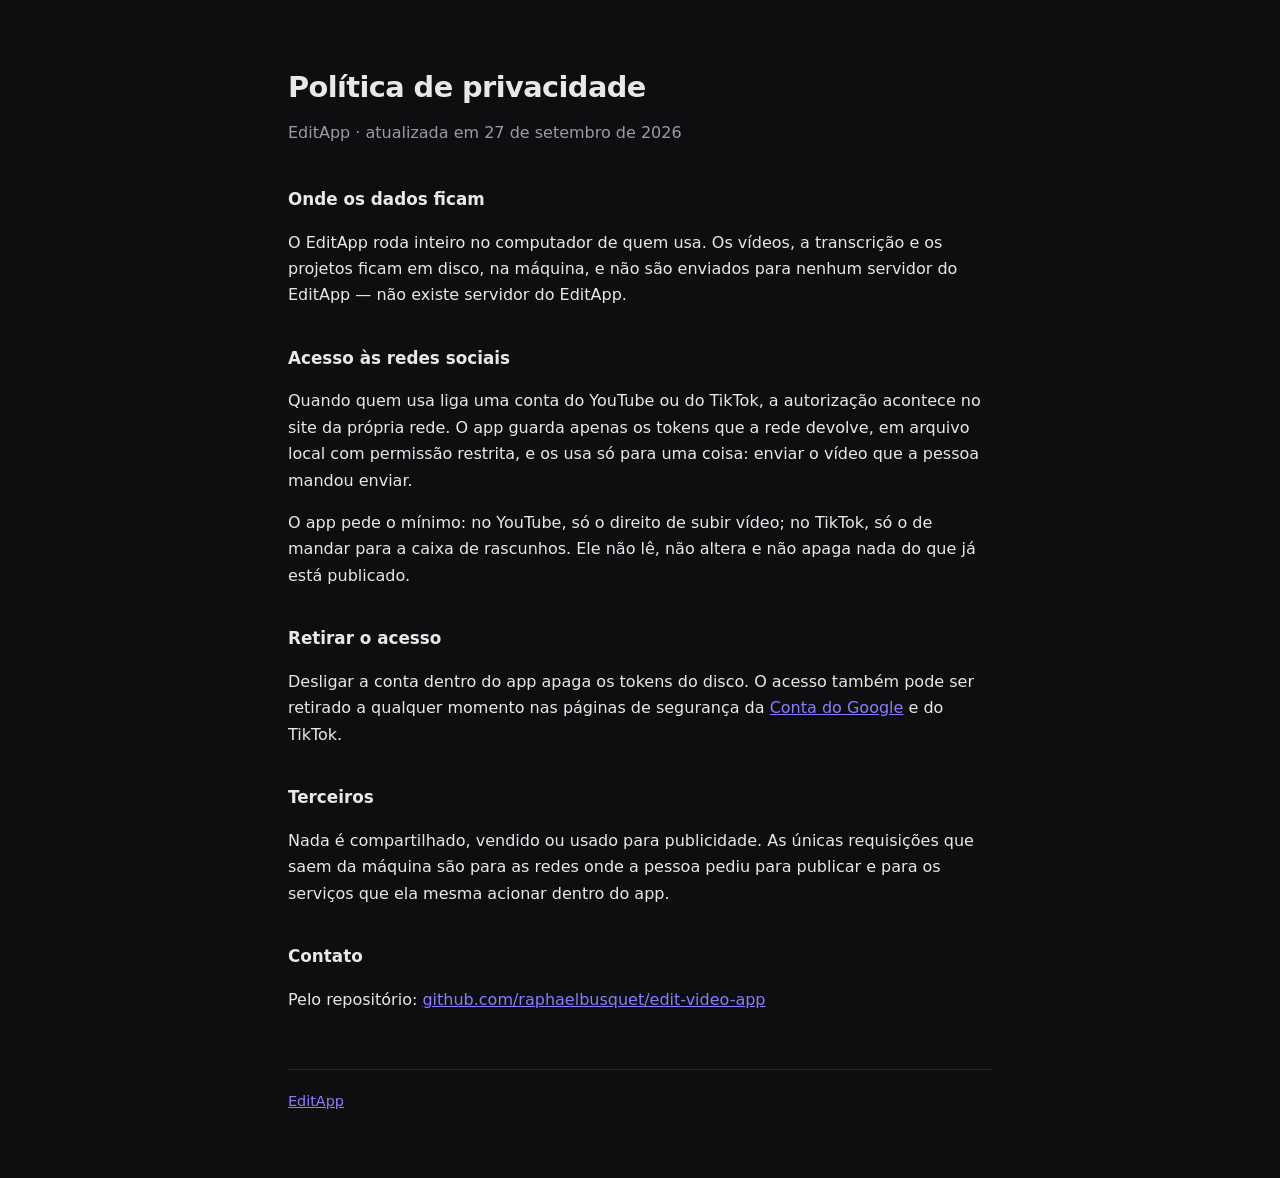
<file: privacidade.html>
<!doctype html>
<html lang="pt-BR">
<head>
<meta charset="utf-8">
<meta name="viewport" content="width=device-width, initial-scale=1">
<link rel="icon" href='data:image/svg+xml,<svg xmlns="http://www.w3.org/2000/svg" viewBox="0 0 32 32"><rect width="32" height="32" rx="8" fill="%238a7cff"/><path d="M12.5 9.2a1 1 0 0 1 1.52-.86l8.3 5.1a1 1 0 0 1 0 1.72l-8.3 5.1A1 1 0 0 1 12.5 19.4z" fill="%23fff"/></svg>'>
<title>Privacidade — EditApp</title>
<style>
  :root { color-scheme: dark; --bg:#0e0e11; --texto:#e8e8ea; --fraco:#9a9aa5; --linha:#26262e; --destaque:#8a7cff; }
  body { margin:0; background:var(--bg); color:var(--texto); font:16px/1.65 system-ui, sans-serif; }
  main { max-width:44rem; margin:0 auto; padding:64px 16px; }
  h1 { font-size:1.8rem; letter-spacing:-.02em; margin:0 0 8px; }
  p.sub { color:var(--fraco); margin:0 0 40px; }
  h2 { font-size:1.05rem; margin:36px 0 8px; }
  a { color:var(--destaque); }
  footer { margin-top:56px; padding-top:20px; border-top:1px solid var(--linha); color:var(--fraco); font-size:.9rem; }
</style>
</head>
<body>
<main>
  <h1>Política de privacidade</h1>
  <p class="sub">EditApp · atualizada em 27 de setembro de 2026</p>

  <h2>Onde os dados ficam</h2>
  <p>O EditApp roda inteiro no computador de quem usa. Os vídeos, a transcrição e os
  projetos ficam em disco, na máquina, e não são enviados para nenhum servidor do EditApp —
  não existe servidor do EditApp.</p>

  <h2>Acesso às redes sociais</h2>
  <p>Quando quem usa liga uma conta do YouTube ou do TikTok, a autorização acontece no site
  da própria rede. O app guarda apenas os tokens que a rede devolve, em arquivo local com
  permissão restrita, e os usa só para uma coisa: enviar o vídeo que a pessoa mandou enviar.</p>
  <p>O app pede o mínimo: no YouTube, só o direito de subir vídeo; no TikTok, só o de mandar
  para a caixa de rascunhos. Ele não lê, não altera e não apaga nada do que já está publicado.</p>

  <h2>Retirar o acesso</h2>
  <p>Desligar a conta dentro do app apaga os tokens do disco. O acesso também pode ser
  retirado a qualquer momento nas páginas de segurança da
  <a href="https://myaccount.google.com/permissions">Conta do Google</a> e do TikTok.</p>

  <h2>Terceiros</h2>
  <p>Nada é compartilhado, vendido ou usado para publicidade. As únicas requisições que
  saem da máquina são para as redes onde a pessoa pediu para publicar e para os serviços
  que ela mesma acionar dentro do app.</p>

  <h2>Contato</h2>
  <p>Pelo repositório: <a href="https://github.com/raphaelbusquet/edit-video-app">github.com/raphaelbusquet/edit-video-app</a></p>

  <footer><a href="./index.html">EditApp</a></footer>
</main>
</body>
</html>
</file>
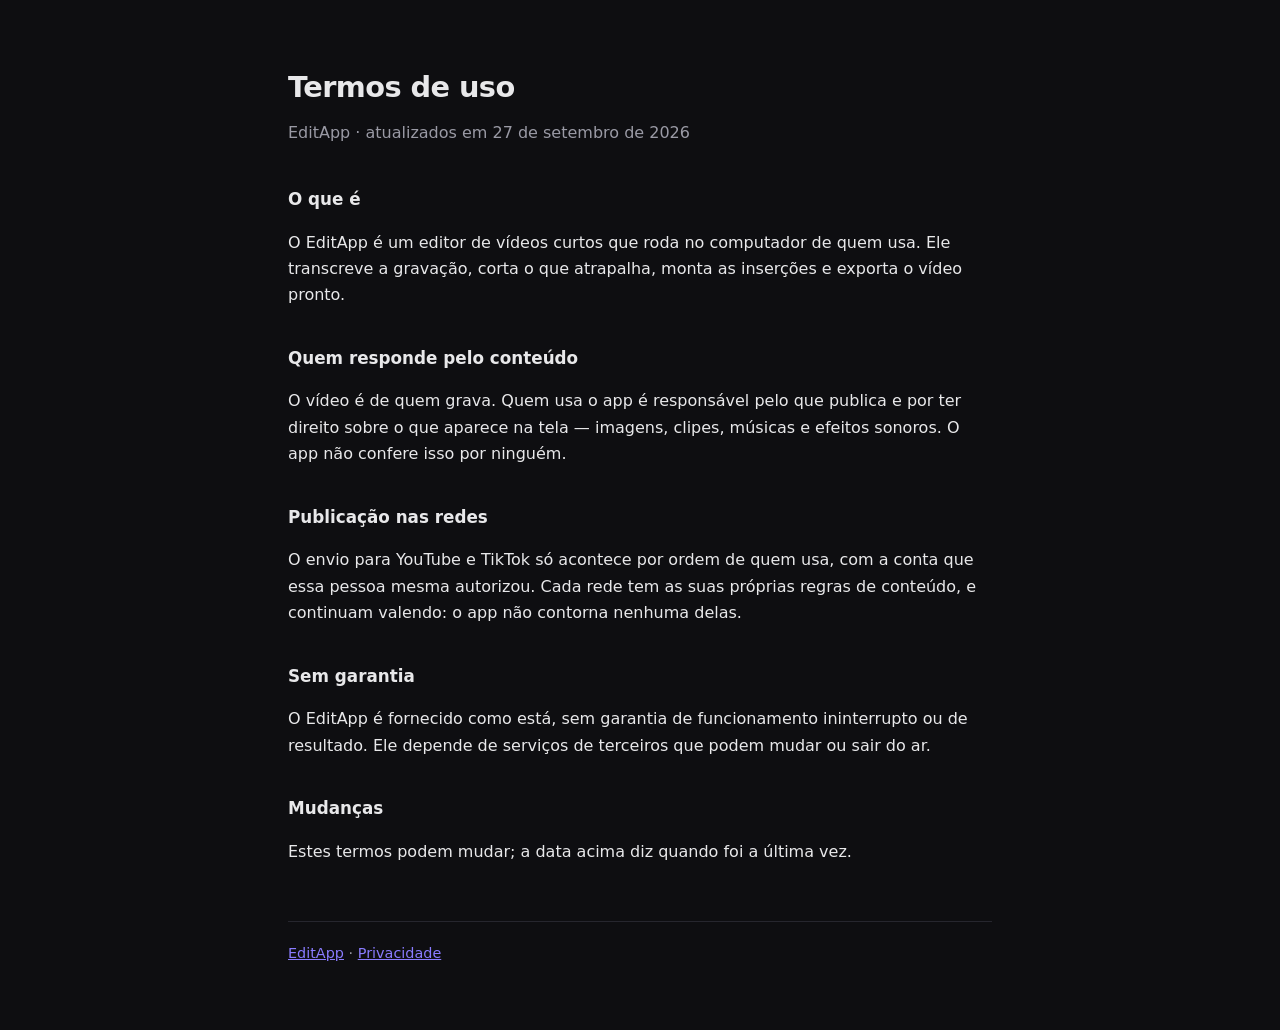
<file: termos.html>
<!doctype html>
<html lang="pt-BR">
<head>
<meta charset="utf-8">
<meta name="viewport" content="width=device-width, initial-scale=1">
<link rel="icon" href='data:image/svg+xml,<svg xmlns="http://www.w3.org/2000/svg" viewBox="0 0 32 32"><rect width="32" height="32" rx="8" fill="%238a7cff"/><path d="M12.5 9.2a1 1 0 0 1 1.52-.86l8.3 5.1a1 1 0 0 1 0 1.72l-8.3 5.1A1 1 0 0 1 12.5 19.4z" fill="%23fff"/></svg>'>
<title>Termos de uso — EditApp</title>
<style>
  :root { color-scheme: dark; --bg:#0e0e11; --texto:#e8e8ea; --fraco:#9a9aa5; --linha:#26262e; --destaque:#8a7cff; }
  body { margin:0; background:var(--bg); color:var(--texto); font:16px/1.65 system-ui, sans-serif; }
  main { max-width:44rem; margin:0 auto; padding:64px 16px; }
  h1 { font-size:1.8rem; letter-spacing:-.02em; margin:0 0 8px; }
  p.sub { color:var(--fraco); margin:0 0 40px; }
  h2 { font-size:1.05rem; margin:36px 0 8px; }
  a { color:var(--destaque); }
  footer { margin-top:56px; padding-top:20px; border-top:1px solid var(--linha); color:var(--fraco); font-size:.9rem; }
</style>
</head>
<body>
<main>
  <h1>Termos de uso</h1>
  <p class="sub">EditApp · atualizados em 27 de setembro de 2026</p>

  <h2>O que é</h2>
  <p>O EditApp é um editor de vídeos curtos que roda no computador de quem usa. Ele transcreve
  a gravação, corta o que atrapalha, monta as inserções e exporta o vídeo pronto.</p>

  <h2>Quem responde pelo conteúdo</h2>
  <p>O vídeo é de quem grava. Quem usa o app é responsável pelo que publica e por ter direito
  sobre o que aparece na tela — imagens, clipes, músicas e efeitos sonoros. O app não confere
  isso por ninguém.</p>

  <h2>Publicação nas redes</h2>
  <p>O envio para YouTube e TikTok só acontece por ordem de quem usa, com a conta que essa
  pessoa mesma autorizou. Cada rede tem as suas próprias regras de conteúdo, e continuam
  valendo: o app não contorna nenhuma delas.</p>

  <h2>Sem garantia</h2>
  <p>O EditApp é fornecido como está, sem garantia de funcionamento ininterrupto ou de
  resultado. Ele depende de serviços de terceiros que podem mudar ou sair do ar.</p>

  <h2>Mudanças</h2>
  <p>Estes termos podem mudar; a data acima diz quando foi a última vez.</p>

  <footer><a href="./index.html">EditApp</a> · <a href="./privacidade.html">Privacidade</a></footer>
</main>
</body>
</html>
</file>
<file: setup/assets/index-CGCVDBof.css>
:root{--lightningcss-light: ;--lightningcss-dark:initial;color-scheme:dark;--fundo:#0a0a0a;--superficie:#151515;--linha:#262626;--texto:#ededed;--fraco:#8a8a8a;--acento:#f2f2f2;--raio:16px;--seguro:env(safe-area-inset-bottom,0px)}*{box-sizing:border-box}html,body,#root{height:100%;margin:0}body{background:var(--fundo);color:var(--texto);-webkit-font-smoothing:antialiased;-webkit-tap-highlight-color:transparent;font:16px/1.5 system-ui,-apple-system,Segoe UI,sans-serif}button{font:inherit;color:inherit;cursor:pointer}h1{letter-spacing:-.03em;margin:0;font-size:2.4rem;line-height:1.05}.app{position:fixed;inset:0;overflow:hidden}.cena{touch-action:none;inset:0;position:absolute!important}.marca{color:var(--fraco);letter-spacing:.12em;text-transform:uppercase;margin:0 0 6px;font-size:.8rem}.entrada,.topo,.navegacao,.cartao{z-index:20}.botao,.botao-loja{background:var(--acento);color:#0a0a0a;border:0;border-radius:999px;justify-content:center;align-items:center;min-height:52px;padding:0 28px;font-weight:600;text-decoration:none;display:inline-flex}.botao-loja.desativado{background:var(--linha);color:var(--fraco)}.botao:active,.botao-loja:active{transform:scale(.98)}.botao-sec{border:1px solid var(--linha);background:var(--superficie);border-radius:999px;min-height:44px;padding:0 18px}.link{color:var(--fraco);background:0 0;border:0;padding:12px;text-decoration:underline}.entrada{padding:28px 20px calc(28px + var(--seguro));background:linear-gradient(to top, var(--fundo) 55%, transparent);flex-direction:column;align-items:flex-start;gap:10px;display:flex;position:absolute;inset:auto 0 0}.entrada-sub{color:var(--fraco);max-width:30ch;margin:2px 0 12px}@media (width>=721px){.entrada{background:linear-gradient(to right, var(--fundo) 60%, transparent);justify-content:center;width:420px;padding:48px;inset:0 auto 0 0}}.topo{top:calc(12px + env(safe-area-inset-top,0px));pointer-events:none;justify-content:space-between;display:flex;position:absolute;left:12px;right:12px}.botao-topo{pointer-events:auto;border:1px solid var(--linha);-webkit-backdrop-filter:blur(8px);backdrop-filter:blur(8px);background:#151515cc;border-radius:999px;min-height:40px;padding:0 16px;font-size:.9rem}.dica{left:0;right:0;bottom:calc(104px + var(--seguro));text-align:center;color:var(--fraco);pointer-events:none;margin:0;font-size:.85rem;position:absolute}.dica-zoom{right:16px;bottom:calc(100px + var(--seguro));z-index:20;max-width:250px;color:var(--texto);pointer-events:none;border:1px solid var(--linha);-webkit-backdrop-filter:blur(8px);backdrop-filter:blur(8px);background:#151515d9;border-radius:14px;align-items:center;gap:10px;padding:10px 14px;font-size:.85rem;line-height:1.3;animation:.4s ease-out aparece;display:flex;position:absolute}.dica-anima{animation:1.4s ease-in-out infinite vaivem}@keyframes vaivem{50%{opacity:.55;transform:translateY(3px)}}@keyframes aparece{0%{opacity:0;transform:translateY(8px)}}.navegacao{left:12px;right:12px;bottom:calc(14px + var(--seguro));border:1px solid var(--linha);-webkit-backdrop-filter:blur(10px);backdrop-filter:blur(10px);background:#151515d9;border-radius:999px;align-items:center;gap:8px;max-width:460px;margin:0 auto;padding:8px;display:flex;position:absolute}.seta{background:var(--acento);color:#0a0a0a;border:0;border-radius:50%;flex:none;width:56px;height:56px;font-size:1.9rem;line-height:1}.seta:disabled{background:var(--linha);color:var(--fraco);cursor:default}.nav-meio{flex-direction:column;flex:1;align-items:center;gap:6px;display:flex}.nav-nome{font-weight:600}.nav-meio{min-width:0}.nav-nome{white-space:nowrap;text-overflow:ellipsis;max-width:100%;overflow:hidden}.nav-pontos{gap:0;display:flex}.nav-contador{color:var(--fraco);font-size:.8rem;display:none}@media (width<=720px){.nav-pontos{display:none}.nav-contador{display:block}}.pt{background:0 0;border:0;width:22px;height:22px;padding:0;position:relative}.pt:after{content:"";background:var(--linha);border-radius:50%;position:absolute;inset:7px}.pt.ativo:after{background:var(--acento)}.rotulo{white-space:nowrap;background:0 0;border:0;align-items:center;gap:6px;min-height:44px;padding:0 12px 0 8px;display:flex}.rotulo-ponto{background:var(--acento);border-radius:50%;width:16px;height:16px;animation:1.8s ease-out infinite pulso;box-shadow:0 0 #f2f2f299}.rotulo-texto{border:1px solid var(--linha);background:#0a0a0abf;border-radius:999px;padding:3px 9px;font-size:.8rem;font-weight:600}.rotulo.discreto .rotulo-ponto{opacity:.85;width:11px;height:11px;animation:none}.rotulo.discreto .rotulo-texto{opacity:.9;padding:2px 7px;font-size:.7rem;font-weight:500}@media (width<=720px){.rotulo.discreto .rotulo-texto{display:none}.rotulo.discreto{padding:0 8px}}@keyframes pulso{70%{box-shadow:0 0 0 12px #f2f2f200}to{box-shadow:0 0 #f2f2f200}}.marcador{white-space:nowrap;letter-spacing:.02em;-webkit-backdrop-filter:blur(6px);backdrop-filter:blur(6px);background:#0a0a0a8c;border:1.5px solid #f2f2f2d9;border-radius:999px;min-height:40px;padding:0 16px;font-size:.85rem;font-weight:600}.marcador:after{content:" ›";color:var(--fraco)}.marcador-porta:after{content:none}.cartao{max-height:58%;padding:22px 20px calc(20px + var(--seguro));background:var(--superficie);border-top:1px solid var(--linha);border-radius:22px 22px 0 0;animation:.32s cubic-bezier(.2,.8,.2,1) sobe;position:absolute;bottom:0;left:0;right:0;overflow-y:auto}@keyframes sobe{0%{transform:translateY(100%)}}@media (width>=721px){.cartao{border-radius:var(--raio);border:1px solid var(--linha);width:380px;max-height:none;animation-name:entra;inset:16px 16px 16px auto}@keyframes entra{0%{transform:translate(110%)}}}.cartao-fechar{background:var(--linha);border:0;border-radius:50%;width:44px;height:44px;font-size:1.5rem;line-height:1;position:absolute;top:10px;right:10px}.cartao-categoria{color:var(--fraco);text-transform:uppercase;letter-spacing:.1em;margin:0;font-size:.8rem}.cartao-nome{letter-spacing:-.02em;margin:4px 48px 10px 0;font-size:1.35rem}.cartao-foto{aspect-ratio:4/3;object-fit:cover;border-radius:12px;width:100%;margin-bottom:12px}.cartao-porque{color:#cfcfcf;margin:0 0 18px}.cartao .botao-loja{width:100%}.cartao-nav{justify-content:space-between;margin-top:10px;display:flex}.cartao-nav button{color:var(--fraco);background:0 0;border:0;min-height:44px;padding:0 4px}.seletor-regiao{color:var(--fraco);flex-wrap:wrap;align-items:center;gap:6px;margin:12px 0 0;font-size:.82rem;display:flex}.seletor-regiao button{border:1px solid var(--linha);min-height:34px;color:var(--fraco);background:0 0;border-radius:999px;padding:0 12px;font-size:.82rem}.seletor-regiao button.ativo{background:var(--linha);color:var(--texto);border-color:#3a3a3a}.lista>.seletor-regiao{margin:0 0 8px}.aviso{color:#6a6a6a;margin:12px 0 0;font-size:.75rem}.lista{max-width:860px;padding:32px 16px calc(40px + var(--seguro));margin:0 auto;overflow-y:auto}.lista-topo{flex-wrap:wrap;justify-content:space-between;align-items:flex-end;gap:16px;margin-bottom:24px;display:flex}.lista-acoes{flex-wrap:wrap;gap:8px;display:flex}.lista-cat{color:var(--fraco);text-transform:uppercase;letter-spacing:.12em;margin:28px 0 10px;font-size:.8rem}.lista-grid{grid-template-columns:repeat(auto-fill,minmax(240px,1fr));gap:12px;margin:0;padding:0;list-style:none;display:grid}.lista-item{border-radius:var(--raio);background:var(--superficie);border:1px solid var(--linha);flex-direction:column;gap:12px;padding:16px;display:flex}.lista-item img{aspect-ratio:4/3;object-fit:cover;border-radius:10px;width:100%;height:auto}.lista-item h3{margin:0 0 4px;font-size:1.05rem}.lista-item p{color:var(--fraco);margin:0;font-size:.92rem}.lista-item .botao-loja{min-height:44px;margin-top:auto}.lista-item img.real{object-fit:contain;background:#f2f2f0;padding:8px}.creditos{color:#6a6a6a;margin-top:18px;font-size:.75rem}.creditos summary{cursor:pointer}.creditos ul{margin:8px 0 0;padding-left:16px}.creditos a{color:#8a8a8a}@media (width<=720px){.lista-grid{grid-template-columns:1fr;gap:8px}.lista-item{grid-template-rows:auto auto;grid-template-columns:84px 1fr;align-items:center;gap:8px 12px;padding:10px;display:grid}.lista-item img{aspect-ratio:auto;border-radius:10px;grid-row:span 2;width:84px;height:84px}.lista-item h3{font-size:.95rem}.lista-item .botao-loja{min-height:38px;padding:0 14px;font-size:.9rem}}
</file>
